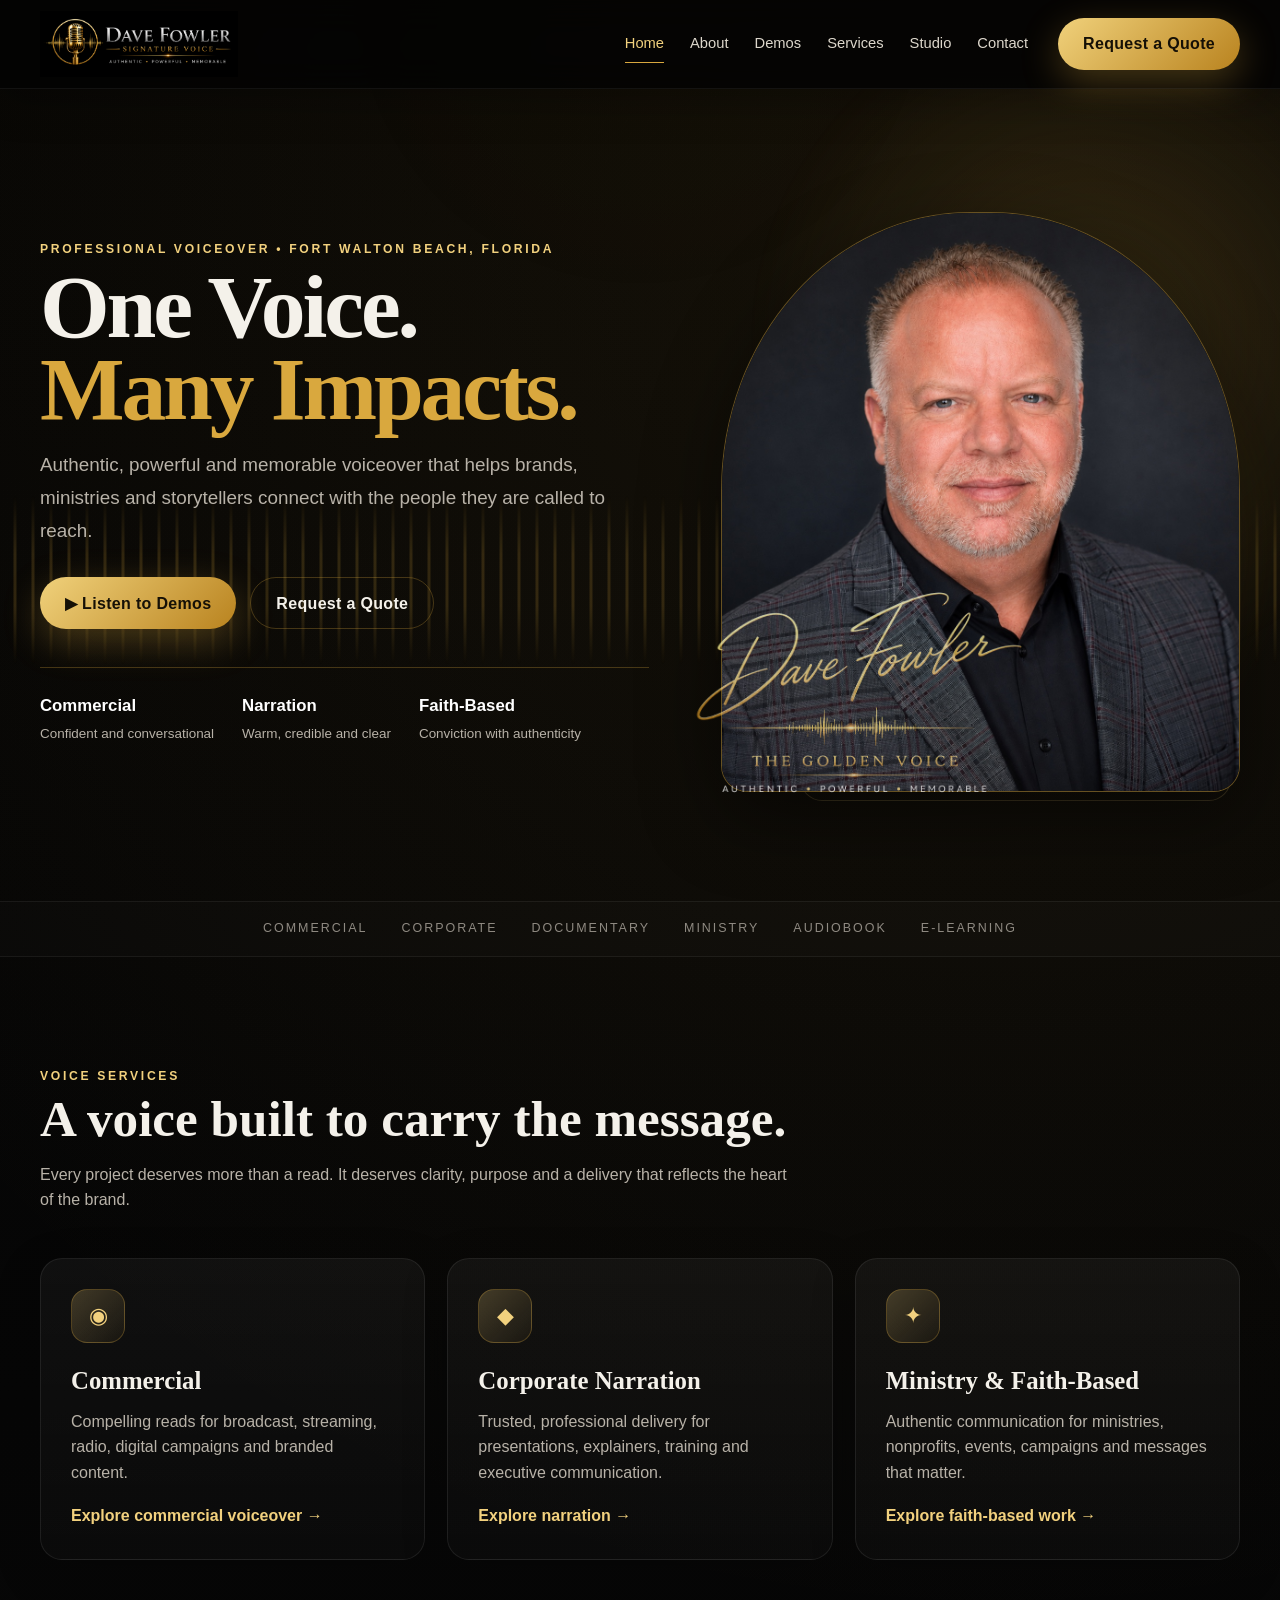
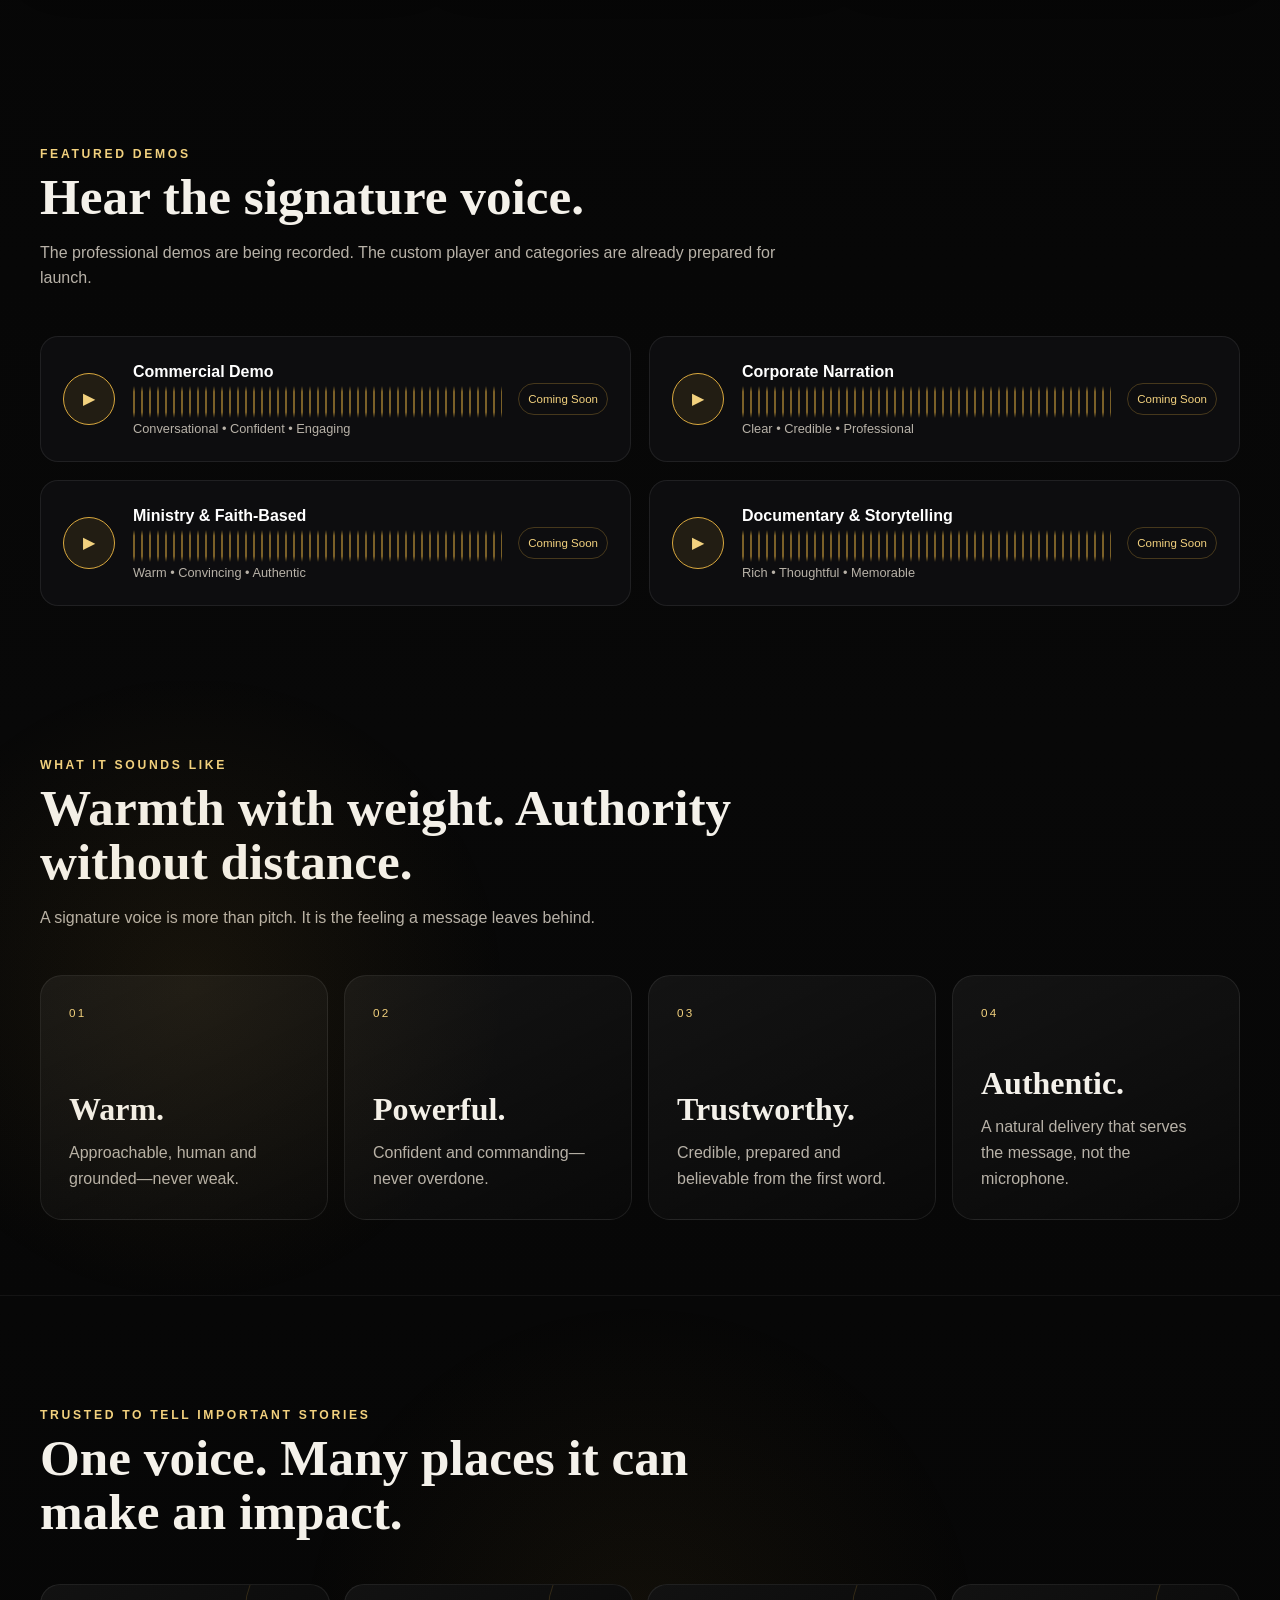
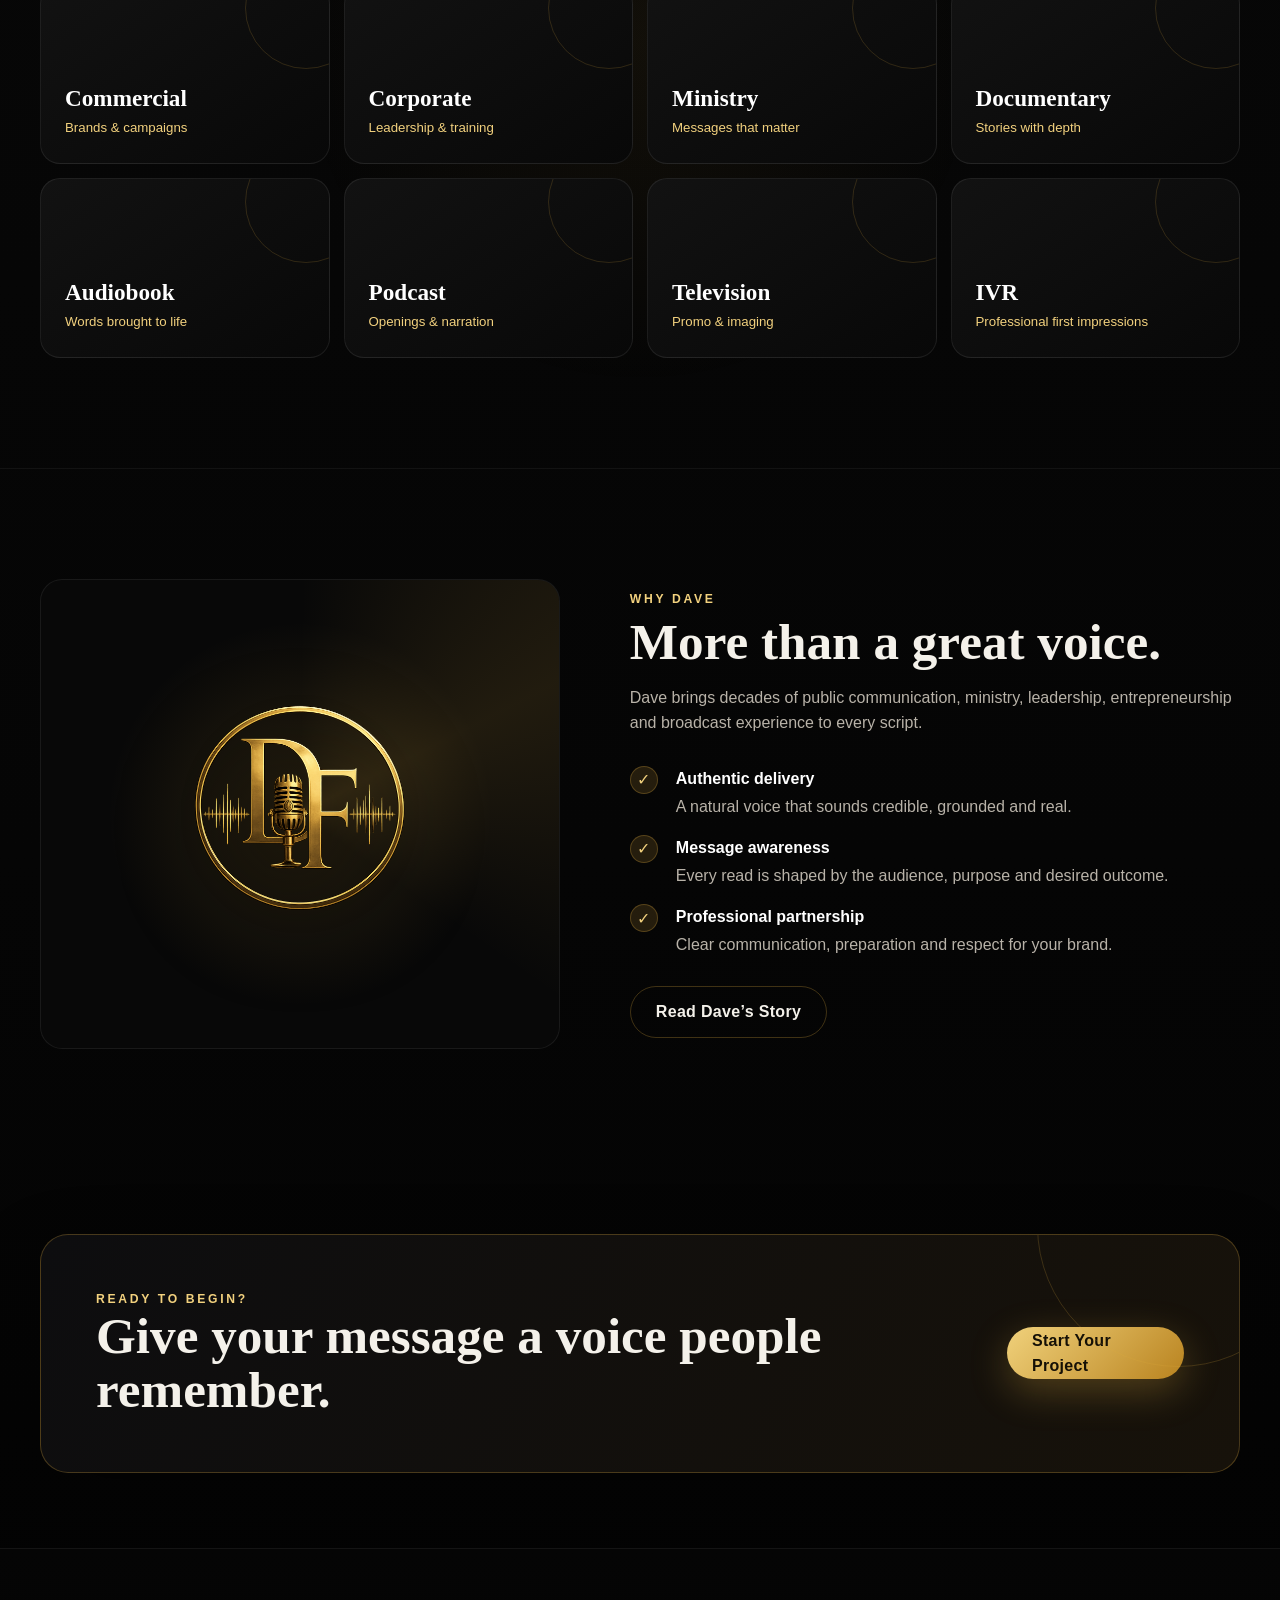
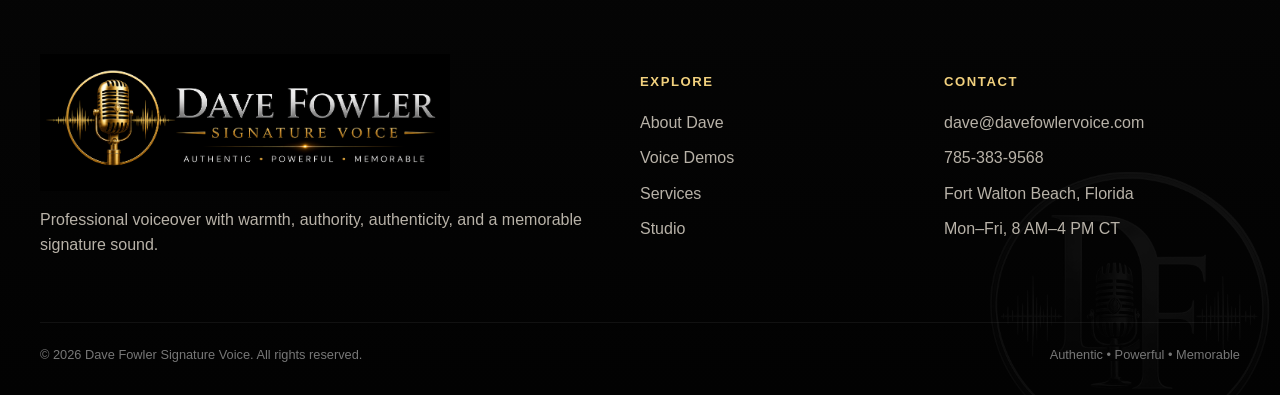
<file: index.html>
<!DOCTYPE html>
<html lang="en"><head><meta charset="utf-8"/><meta content="width=device-width,initial-scale=1" name="viewport"/><link rel="icon" href="/dfv-favicon-v2.ico?v=20260801-2" sizes="any">
<link rel="icon" type="image/png" sizes="32x32" href="/assets/favicon/dfv-favicon-32x32.png?v=20260801-2">
<link rel="icon" type="image/png" sizes="16x16" href="/assets/favicon/dfv-favicon-16x16.png?v=20260801-2">
<link rel="apple-touch-icon" sizes="180x180" href="/assets/favicon/dfv-apple-touch-icon.png?v=20260801-2">
<link rel="manifest" href="/site.webmanifest?v=20260801-2">
<title>Dave Fowler Voice | Professional Voiceover Talent</title><meta content="Professional voiceover talent specializing in commercial, corporate narration, ministry, documentary, audiobook and storytelling. Based in Fort Walton Beach, Florida." name="description"/><link href="assets/css/styles.css" rel="stylesheet"/>
<link href="https://davefowlervoice.com/" rel="canonical"/>
<link color="#d9a42f" href="/safari-pinned-tab.svg" rel="mask-icon"/>
<meta content="#050505" name="theme-color"/>
<meta content="#050505" name="msapplication-TileColor"/>
<meta content="/browserconfig.xml" name="msapplication-config"/>
<meta content="website" property="og:type"/>
<meta content="Dave Fowler Signature Voice" property="og:site_name"/>
<meta content="Dave Fowler Voice | Professional Voiceover Talent" property="og:title"/>
<meta content="Professional voiceover talent specializing in commercial, corporate narration, ministry, documentary, audiobook and storytelling. Based in Fort Walton Beach, Florida." property="og:description"/>
<meta content="https://davefowlervoice.com/" property="og:url"/>
<meta content="https://davefowlervoice.com/assets/images/dave-fowler-social-share.jpg" property="og:image"/>
<meta content="1200" property="og:image:width"/>
<meta content="630" property="og:image:height"/>
<meta content="summary_large_image" name="twitter:card"/>
<meta content="Dave Fowler Voice | Professional Voiceover Talent" name="twitter:title"/>
<meta content="Professional voiceover talent specializing in commercial, corporate narration, ministry, documentary, audiobook and storytelling. Based in Fort Walton Beach, Florida." name="twitter:description"/>
<meta content="https://davefowlervoice.com/assets/images/dave-fowler-social-share.jpg" name="twitter:image"/>
<script type="application/ld+json">{"@context": "https://schema.org", "@type": "ProfessionalService", "name": "Dave Fowler Signature Voice", "url": "https://davefowlervoice.com", "logo": "https://davefowlervoice.com/assets/images/dave-fowler-icon.png", "image": "https://davefowlervoice.com/assets/images/dave-fowler-approved-portrait.jpeg", "email": "dave@davefowlervoice.com", "telephone": "+1-785-383-9568", "description": "Professional voiceover talent for commercial, corporate narration, ministry, documentary, training and storytelling projects.", "address": {"@type": "PostalAddress", "addressLocality": "Fort Walton Beach", "addressRegion": "FL", "addressCountry": "US"}, "areaServed": "Worldwide", "openingHours": "Mo-Fr 08:00-16:00"}</script>
</head><body>
<header class="site-header"><div class="container nav"><a class="brand" href="index.html"><img alt="Dave Fowler Signature Voice" src="assets/images/dave-fowler-full-logo.png"/></a><button aria-label="Open menu" class="menu-btn">☰</button><nav class="nav-links"><a href="index.html">Home</a><a href="about.html">About</a><a href="demos.html">Demos</a><a href="services.html">Services</a><a href="studio.html">Studio</a><a href="contact.html">Contact</a></nav><a class="btn btn-primary header-cta" href="contact.html">Request a Quote</a></div></header>
<main><section class="hero"><div class="container hero-grid"><div class="hero-copy reveal"><div class="eyebrow">Professional Voiceover • Fort Walton Beach, Florida</div><h1 class="display">One Voice.<br/><span>Many Impacts.</span></h1><p>Authentic, powerful and memorable voiceover that helps brands, ministries and storytellers connect with the people they are called to reach.</p><div class="hero-actions"><a class="btn btn-primary" href="demos.html">▶ Listen to Demos</a><a class="btn btn-secondary" href="contact.html">Request a Quote</a></div><div class="hero-meta"><div><strong>Commercial</strong><span>Confident and conversational</span></div><div><strong>Narration</strong><span>Warm, credible and clear</span></div><div><strong>Faith-Based</strong><span>Conviction with authenticity</span></div></div></div><div class="portrait-wrap reveal"><div class="portrait-frame"><img alt="Dave Fowler professional portrait" src="assets/images/dave-fowler-approved-portrait.jpeg"/></div><img alt="Dave Fowler The Golden Voice signature mark" class="signature-overlay" src="assets/images/dave-fowler-signature-transparent.png"/></div></div></section>
<div class="logo-strip"><div class="container"><span>Commercial</span><span>Corporate</span><span>Documentary</span><span>Ministry</span><span>Audiobook</span><span>E-Learning</span></div></div>
<section class="section"><div class="container"><div class="section-head reveal"><div class="eyebrow">Voice Services</div><h2>A voice built to carry the message.</h2><p>Every project deserves more than a read. It deserves clarity, purpose and a delivery that reflects the heart of the brand.</p></div><div class="grid-3"><article class="card reveal"><div class="service-icon">◉</div><h3>Commercial</h3><p>Compelling reads for broadcast, streaming, radio, digital campaigns and branded content.</p><a class="text-link" href="services.html">Explore commercial voiceover →</a></article><article class="card reveal"><div class="service-icon">◆</div><h3>Corporate Narration</h3><p>Trusted, professional delivery for presentations, explainers, training and executive communication.</p><a class="text-link" href="services.html">Explore narration →</a></article><article class="card reveal"><div class="service-icon">✦</div><h3>Ministry &amp; Faith-Based</h3><p>Authentic communication for ministries, nonprofits, events, campaigns and messages that matter.</p><a class="text-link" href="services.html">Explore faith-based work →</a></article></div></div></section>
<section class="section-sm"><div class="container"><div class="section-head reveal"><div class="eyebrow">Featured Demos</div><h2>Hear the signature voice.</h2><p>The professional demos are being recorded. The custom player and categories are already prepared for launch.</p></div><div class="demo-grid"><div class="demo-card reveal"><button aria-label="Play commercial demo" class="play" data-demo="">▶</button><div><div class="demo-title">Commercial Demo</div><div class="wave"></div><div class="demo-sub">Conversational • Confident • Engaging</div></div><span class="coming">Coming Soon</span></div><div class="demo-card reveal"><button aria-label="Play corporate demo" class="play" data-demo="">▶</button><div><div class="demo-title">Corporate Narration</div><div class="wave"></div><div class="demo-sub">Clear • Credible • Professional</div></div><span class="coming">Coming Soon</span></div><div class="demo-card reveal"><button aria-label="Play ministry demo" class="play" data-demo="">▶</button><div><div class="demo-title">Ministry &amp; Faith-Based</div><div class="wave"></div><div class="demo-sub">Warm • Convincing • Authentic</div></div><span class="coming">Coming Soon</span></div><div class="demo-card reveal"><button aria-label="Play documentary demo" class="play" data-demo="">▶</button><div><div class="demo-title">Documentary &amp; Storytelling</div><div class="wave"></div><div class="demo-sub">Rich • Thoughtful • Memorable</div></div><span class="coming">Coming Soon</span></div></div></div></section>
<section class="voice-feel section-sm"><div class="container"><div class="section-head reveal"><div class="eyebrow">What It Sounds Like</div><h2>Warmth with weight. Authority without distance.</h2><p>A signature voice is more than pitch. It is the feeling a message leaves behind.</p></div><div class="quality-grid"><article class="quality-card reveal"><span>01</span><h3>Warm.</h3><p>Approachable, human and grounded—never weak.</p></article><article class="quality-card reveal"><span>02</span><h3>Powerful.</h3><p>Confident and commanding—never overdone.</p></article><article class="quality-card reveal"><span>03</span><h3>Trustworthy.</h3><p>Credible, prepared and believable from the first word.</p></article><article class="quality-card reveal"><span>04</span><h3>Authentic.</h3><p>A natural delivery that serves the message, not the microphone.</p></article></div></div></section>
<section class="story-markets section"><div class="container"><div class="section-head reveal"><div class="eyebrow">Trusted to Tell Important Stories</div><h2>One voice. Many places it can make an impact.</h2></div><div class="market-grid"><article class="market-card reveal"><b>Commercial</b><span>Brands &amp; campaigns</span></article><article class="market-card reveal"><b>Corporate</b><span>Leadership &amp; training</span></article><article class="market-card reveal"><b>Ministry</b><span>Messages that matter</span></article><article class="market-card reveal"><b>Documentary</b><span>Stories with depth</span></article><article class="market-card reveal"><b>Audiobook</b><span>Words brought to life</span></article><article class="market-card reveal"><b>Podcast</b><span>Openings &amp; narration</span></article><article class="market-card reveal"><b>Television</b><span>Promo &amp; imaging</span></article><article class="market-card reveal"><b>IVR</b><span>Professional first impressions</span></article></div></div></section>
<section class="section"><div class="container split"><div class="icon-panel reveal"><img alt="Official Dave Fowler Voice icon" src="assets/images/dave-fowler-icon.png"/></div><div class="reveal"><div class="eyebrow">Why Dave</div><h2>More than a great voice.</h2><p>Dave brings decades of public communication, ministry, leadership, entrepreneurship and broadcast experience to every script.</p><div class="check-list"><div class="check"><i>✓</i><div><strong>Authentic delivery</strong><p>A natural voice that sounds credible, grounded and real.</p></div></div><div class="check"><i>✓</i><div><strong>Message awareness</strong><p>Every read is shaped by the audience, purpose and desired outcome.</p></div></div><div class="check"><i>✓</i><div><strong>Professional partnership</strong><p>Clear communication, preparation and respect for your brand.</p></div></div></div><a class="btn btn-secondary" href="about.html" style="margin-top:28px">Read Dave’s Story</a></div></div></section>
<section class="section-sm"><div class="container quote-band reveal"><div><div class="eyebrow">Ready to begin?</div><h2>Give your message a voice people remember.</h2></div><a class="btn btn-primary" href="contact.html">Start Your Project</a></div></section></main>
<footer class="footer footer-premium"><div aria-hidden="true" class="footer-watermark"></div><div class="container"><div class="footer-grid"><div><img alt="Dave Fowler Signature Voice" class="footer-logo" src="assets/images/dave-fowler-full-logo.png"/><p>Professional voiceover with warmth, authority, authenticity, and a memorable signature sound.</p></div><div><h4>Explore</h4><div class="footer-links"><a href="about.html">About Dave</a><a href="demos.html">Voice Demos</a><a href="services.html">Services</a><a href="studio.html">Studio</a></div></div><div><h4>Contact</h4><div class="footer-links"><a href="mailto:dave@davefowlervoice.com">dave@davefowlervoice.com</a><a href="tel:+17853839568">785-383-9568</a><span>Fort Walton Beach, Florida</span><span>Mon–Fri, 8 AM–4 PM CT</span></div></div></div><div class="copyright"><span>© <span data-year=""></span> Dave Fowler Signature Voice. All rights reserved.</span><span>Authentic • Powerful • Memorable</span></div></div></footer><script src="assets/js/main.js"></script>
</body></html>
</file>
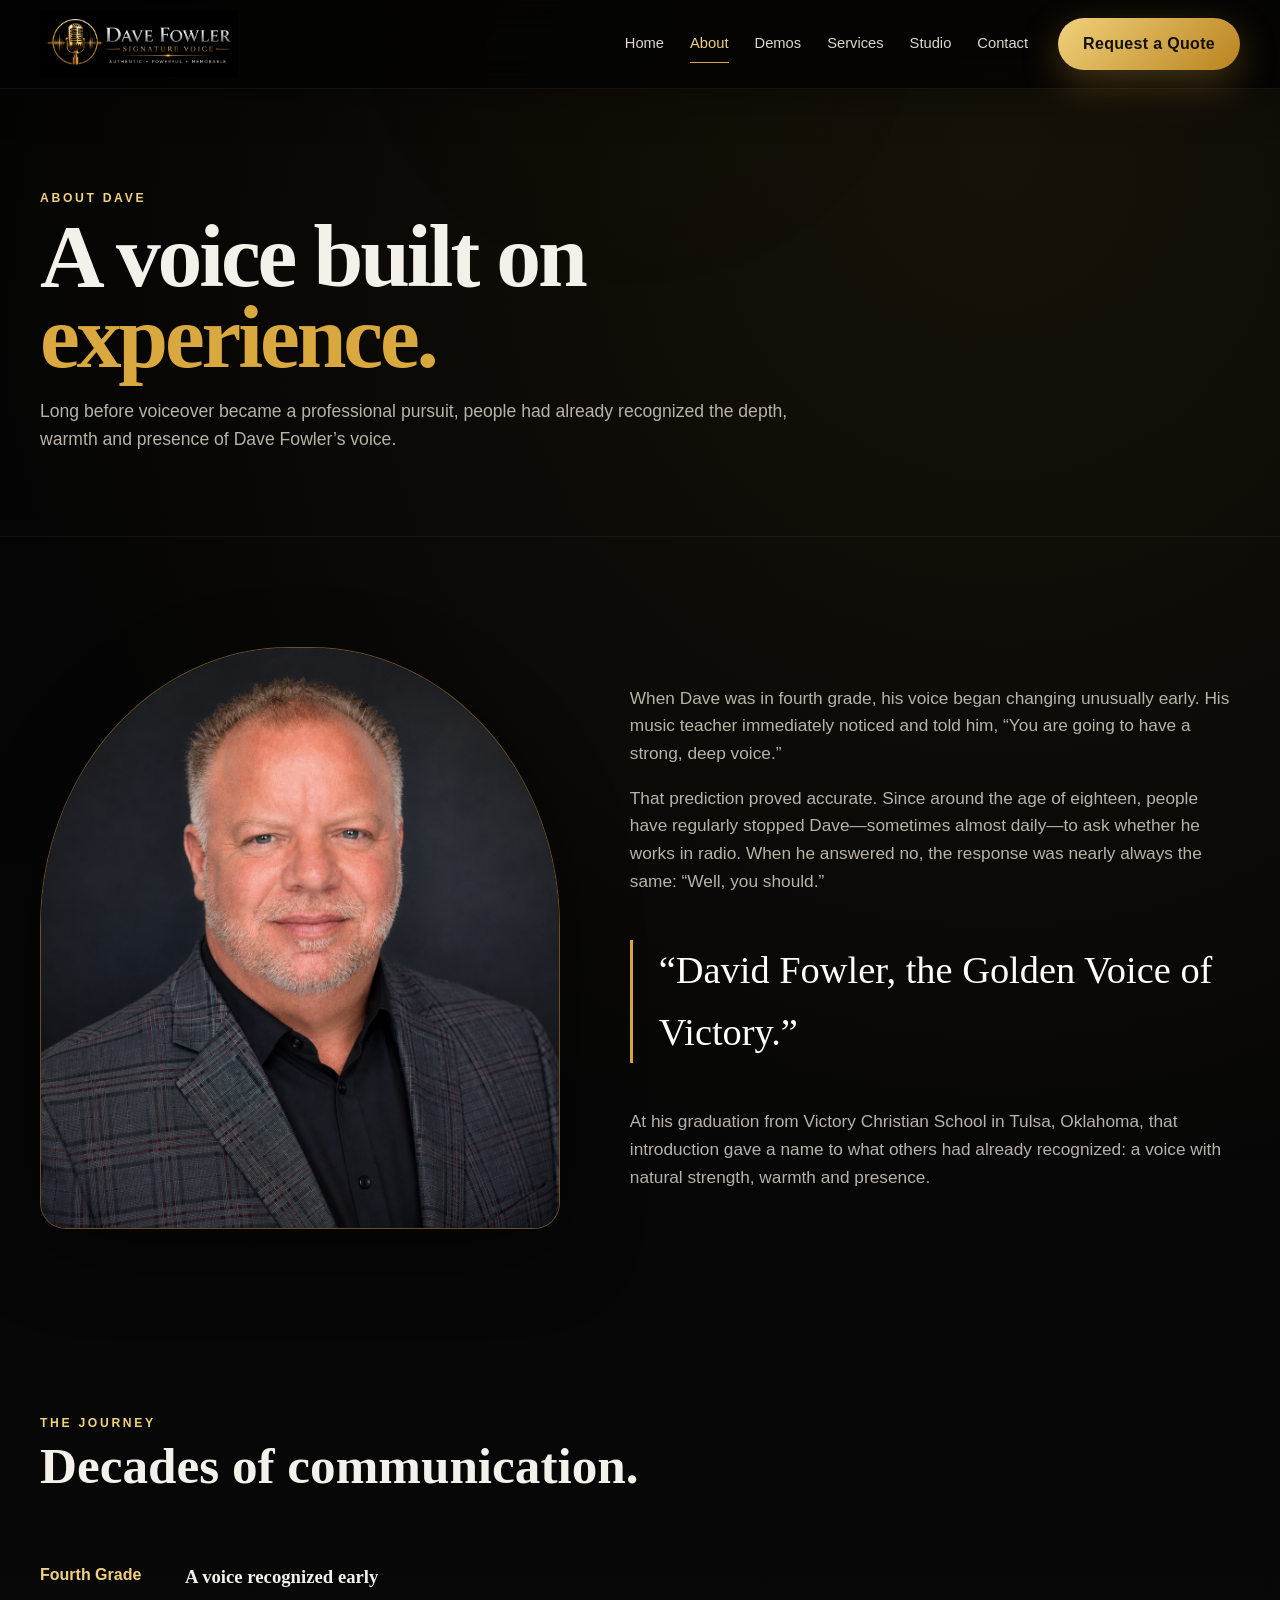
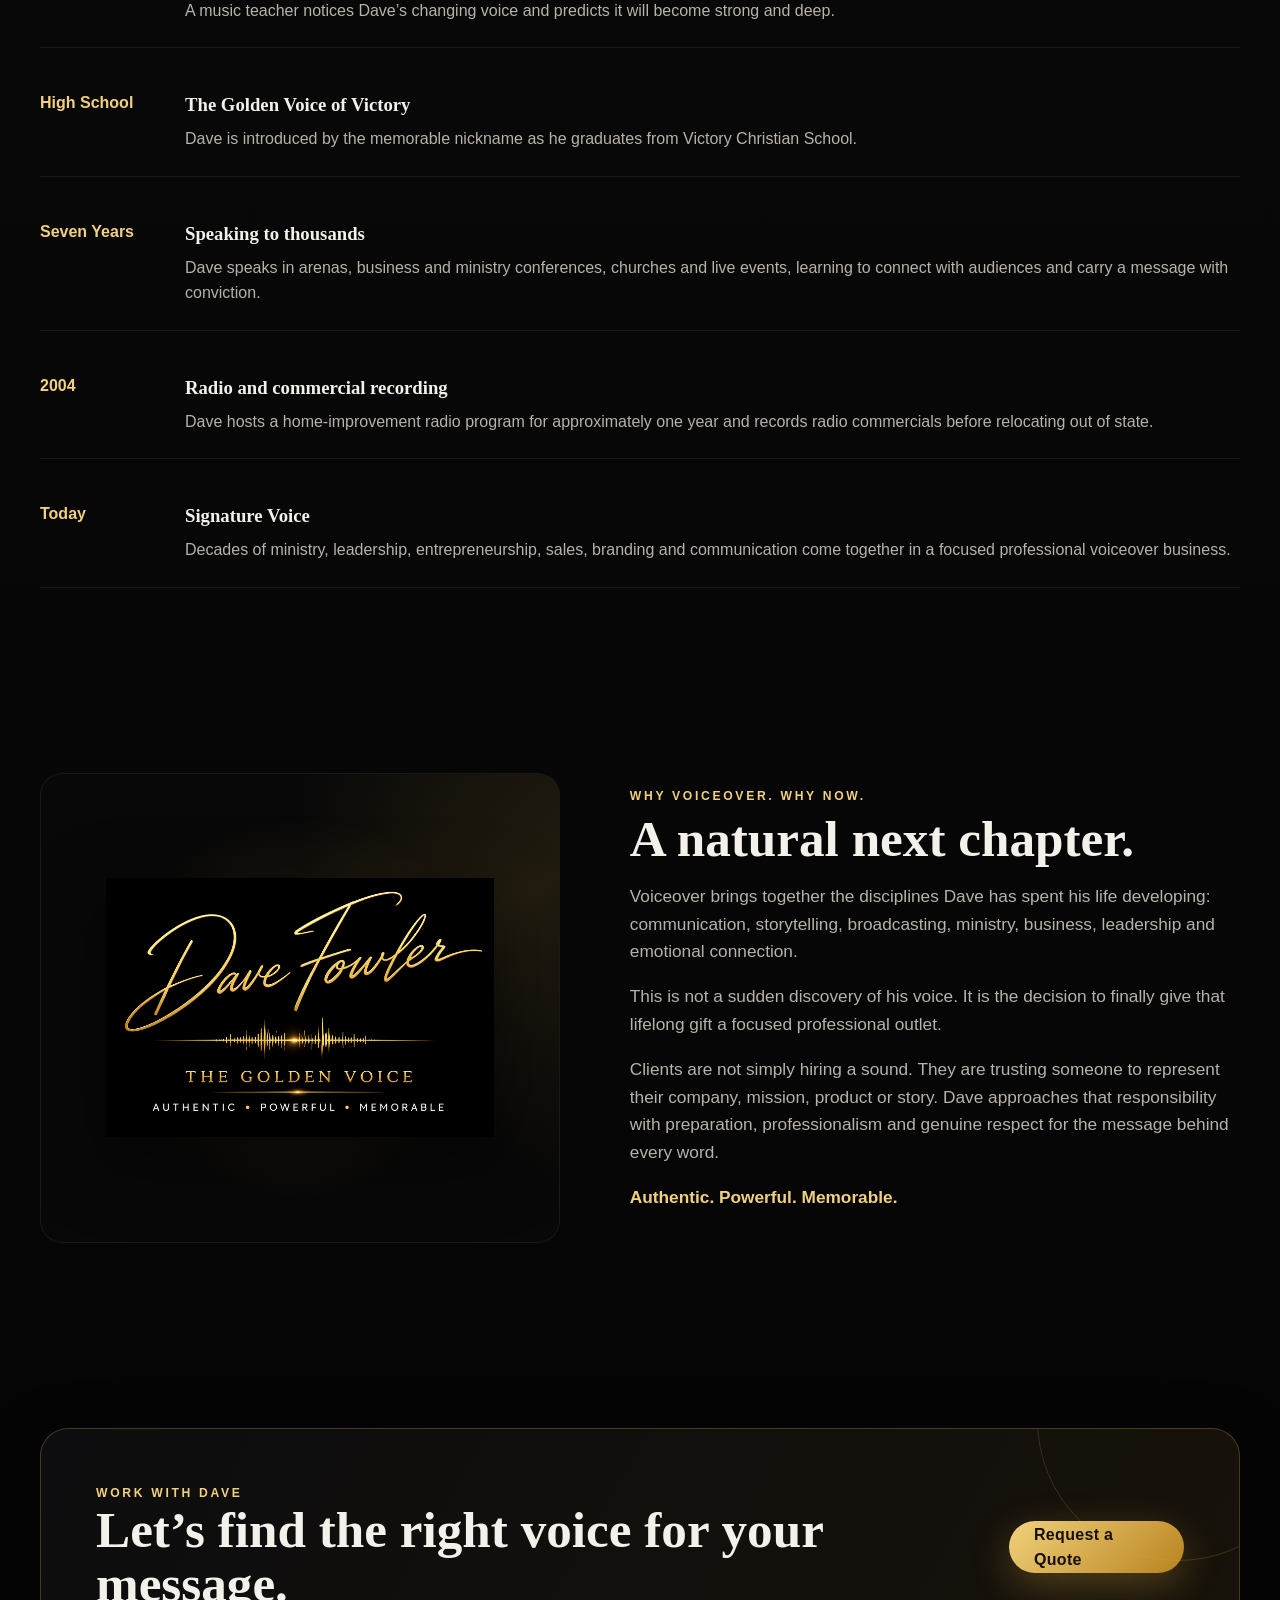
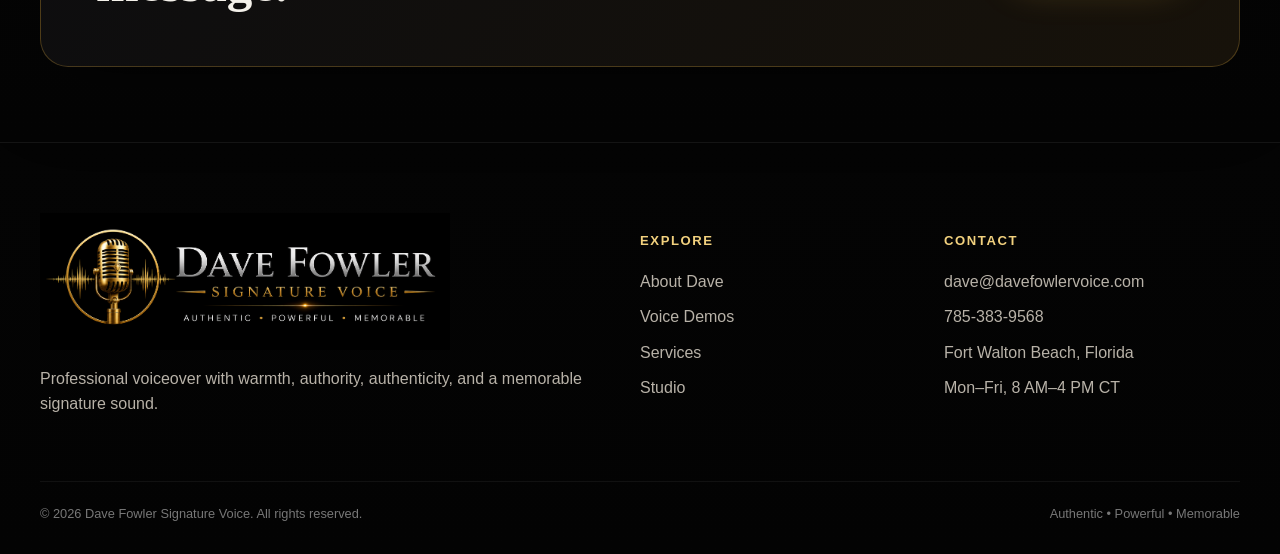
<file: about.html>
<!DOCTYPE html>
<html lang="en"><head><meta charset="utf-8"/><meta content="width=device-width,initial-scale=1" name="viewport"/><link rel="icon" href="/dfv-favicon-v2.ico?v=20260801-2" sizes="any">
<link rel="icon" type="image/png" sizes="32x32" href="/assets/favicon/dfv-favicon-32x32.png?v=20260801-2">
<link rel="icon" type="image/png" sizes="16x16" href="/assets/favicon/dfv-favicon-16x16.png?v=20260801-2">
<link rel="apple-touch-icon" sizes="180x180" href="/assets/favicon/dfv-apple-touch-icon.png?v=20260801-2">
<link rel="manifest" href="/site.webmanifest?v=20260801-2">
<title>About Dave Fowler | Professional Voice Actor</title><meta content="Meet Dave Fowler, a professional voice actor with decades of communication, ministry, leadership, broadcast and public speaking experience." name="description"/><link href="assets/css/styles.css" rel="stylesheet"/>
<link href="https://davefowlervoice.com/about" rel="canonical"/>
<link color="#d9a42f" href="/safari-pinned-tab.svg" rel="mask-icon"/>
<meta content="#050505" name="theme-color"/>
<meta content="#050505" name="msapplication-TileColor"/>
<meta content="/browserconfig.xml" name="msapplication-config"/>
<meta content="website" property="og:type"/>
<meta content="Dave Fowler Signature Voice" property="og:site_name"/>
<meta content="About Dave Fowler | Professional Voice Actor" property="og:title"/>
<meta content="Meet Dave Fowler, a professional voice actor with decades of communication, ministry, leadership, broadcast and public speaking experience." property="og:description"/>
<meta content="https://davefowlervoice.com/about" property="og:url"/>
<meta content="https://davefowlervoice.com/assets/images/dave-fowler-social-share.jpg" property="og:image"/>
<meta content="1200" property="og:image:width"/>
<meta content="630" property="og:image:height"/>
<meta content="summary_large_image" name="twitter:card"/>
<meta content="About Dave Fowler | Professional Voice Actor" name="twitter:title"/>
<meta content="Meet Dave Fowler, a professional voice actor with decades of communication, ministry, leadership, broadcast and public speaking experience." name="twitter:description"/>
<meta content="https://davefowlervoice.com/assets/images/dave-fowler-social-share.jpg" name="twitter:image"/>
<script type="application/ld+json">{"@context": "https://schema.org", "@type": "ProfessionalService", "name": "Dave Fowler Signature Voice", "url": "https://davefowlervoice.com", "logo": "https://davefowlervoice.com/assets/images/dave-fowler-icon.png", "image": "https://davefowlervoice.com/assets/images/dave-fowler-approved-portrait.jpeg", "email": "dave@davefowlervoice.com", "telephone": "+1-785-383-9568", "description": "Professional voiceover talent for commercial, corporate narration, ministry, documentary, training and storytelling projects.", "address": {"@type": "PostalAddress", "addressLocality": "Fort Walton Beach", "addressRegion": "FL", "addressCountry": "US"}, "areaServed": "Worldwide", "openingHours": "Mo-Fr 08:00-16:00"}</script>
</head><body>
<header class="site-header"><div class="container nav"><a class="brand" href="index.html"><img alt="Dave Fowler Signature Voice" src="assets/images/dave-fowler-full-logo.png"/></a><button aria-label="Open menu" class="menu-btn">☰</button><nav class="nav-links"><a href="index.html">Home</a><a href="about.html">About</a><a href="demos.html">Demos</a><a href="services.html">Services</a><a href="studio.html">Studio</a><a href="contact.html">Contact</a></nav><a class="btn btn-primary header-cta" href="contact.html">Request a Quote</a></div></header>
<main><section class="page-hero"><div class="container reveal"><div class="eyebrow">About Dave</div><h1 class="display">A voice built on<br/><span>experience.</span></h1><p>Long before voiceover became a professional pursuit, people had already recognized the depth, warmth and presence of Dave Fowler’s voice.</p></div></section><section class="section"><div class="container split"><div class="portrait-frame reveal"><img alt="Dave Fowler professional portrait" src="assets/images/dave-fowler-approved-portrait.jpeg"/></div><div class="prose reveal"><p>When Dave was in fourth grade, his voice began changing unusually early. His music teacher immediately noticed and told him, “You are going to have a strong, deep voice.”</p><p>That prediction proved accurate. Since around the age of eighteen, people have regularly stopped Dave—sometimes almost daily—to ask whether he works in radio. When he answered no, the response was nearly always the same: “Well, you should.”</p><div class="pullquote">“David Fowler, the Golden Voice of Victory.”</div><p>At his graduation from Victory Christian School in Tulsa, Oklahoma, that introduction gave a name to what others had already recognized: a voice with natural strength, warmth and presence.</p></div></div></section><section class="section-sm"><div class="container"><div class="section-head reveal"><div class="eyebrow">The Journey</div><h2>Decades of communication.</h2></div><div class="timeline"><div class="timeline-item reveal"><div class="year">Fourth Grade</div><div><h3>A voice recognized early</h3><p>A music teacher notices Dave’s changing voice and predicts it will become strong and deep.</p></div></div><div class="timeline-item reveal"><div class="year">High School</div><div><h3>The Golden Voice of Victory</h3><p>Dave is introduced by the memorable nickname as he graduates from Victory Christian School.</p></div></div><div class="timeline-item reveal"><div class="year">Seven Years</div><div><h3>Speaking to thousands</h3><p>Dave speaks in arenas, business and ministry conferences, churches and live events, learning to connect with audiences and carry a message with conviction.</p></div></div><div class="timeline-item reveal"><div class="year">2004</div><div><h3>Radio and commercial recording</h3><p>Dave hosts a home-improvement radio program for approximately one year and records radio commercials before relocating out of state.</p></div></div><div class="timeline-item reveal"><div class="year">Today</div><div><h3>Signature Voice</h3><p>Decades of ministry, leadership, entrepreneurship, sales, branding and communication come together in a focused professional voiceover business.</p></div></div></div></div></section><section class="section"><div class="container split"><div class="icon-panel reveal"><img alt="Dave Fowler The Golden Voice" src="assets/images/dave-fowler-signature-mark.png"/></div><div class="prose reveal"><div class="eyebrow">Why Voiceover. Why Now.</div><h2>A natural next chapter.</h2><p>Voiceover brings together the disciplines Dave has spent his life developing: communication, storytelling, broadcasting, ministry, business, leadership and emotional connection.</p><p>This is not a sudden discovery of his voice. It is the decision to finally give that lifelong gift a focused professional outlet.</p><p>Clients are not simply hiring a sound. They are trusting someone to represent their company, mission, product or story. Dave approaches that responsibility with preparation, professionalism and genuine respect for the message behind every word.</p><p class="gold"><strong>Authentic. Powerful. Memorable.</strong></p></div></div></section><section class="section-sm"><div class="container quote-band reveal"><div><div class="eyebrow">Work with Dave</div><h2>Let’s find the right voice for your message.</h2></div><a class="btn btn-primary" href="contact.html">Request a Quote</a></div></section></main>
<footer class="footer"><div class="container"><div class="footer-grid"><div><img alt="Dave Fowler Signature Voice" class="footer-logo" src="assets/images/dave-fowler-full-logo.png"/><p>Professional voiceover with warmth, authority, authenticity, and a memorable signature sound.</p></div><div><h4>Explore</h4><div class="footer-links"><a href="about.html">About Dave</a><a href="demos.html">Voice Demos</a><a href="services.html">Services</a><a href="studio.html">Studio</a></div></div><div><h4>Contact</h4><div class="footer-links"><a href="mailto:dave@davefowlervoice.com">dave@davefowlervoice.com</a><a href="tel:+17853839568">785-383-9568</a><span>Fort Walton Beach, Florida</span><span>Mon–Fri, 8 AM–4 PM CT</span></div></div></div><div class="copyright"><span>© <span data-year=""></span> Dave Fowler Signature Voice. All rights reserved.</span><span>Authentic • Powerful • Memorable</span></div></div></footer><script src="assets/js/main.js"></script>
</body></html>
</file>
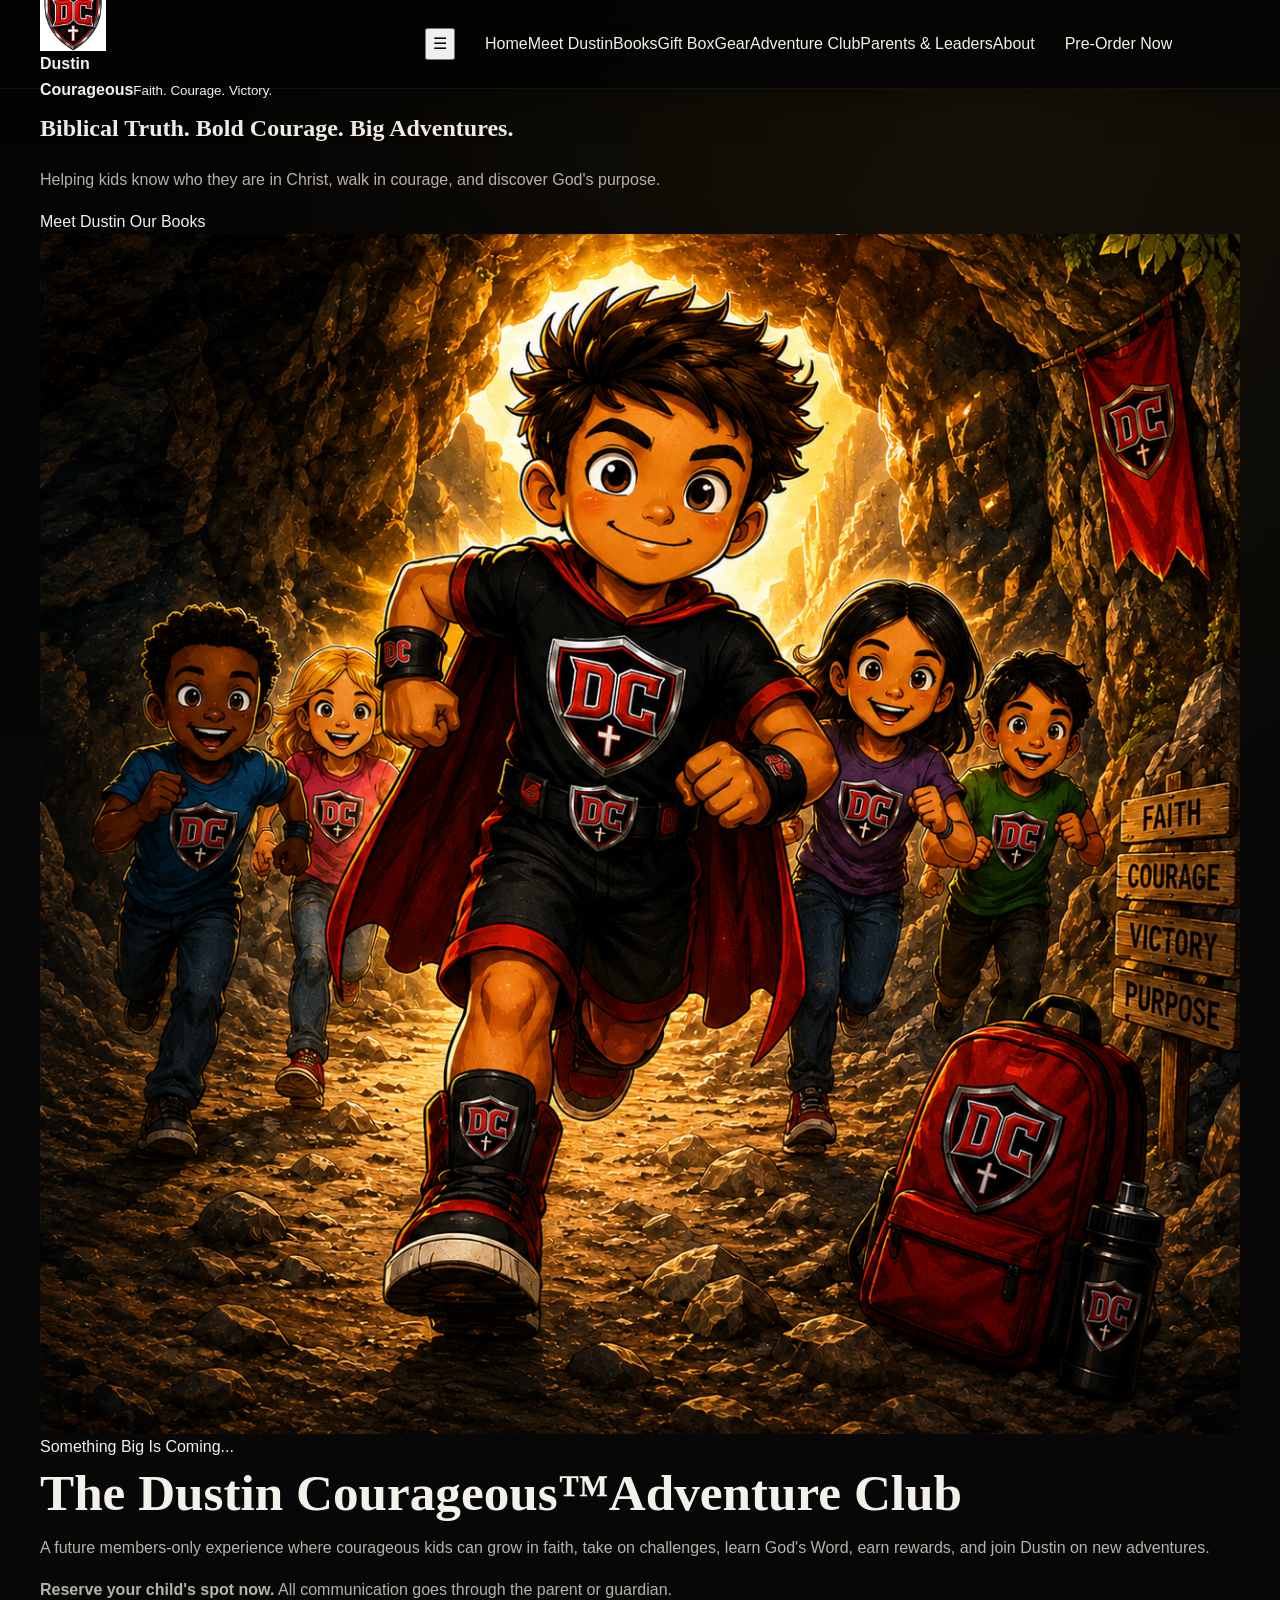
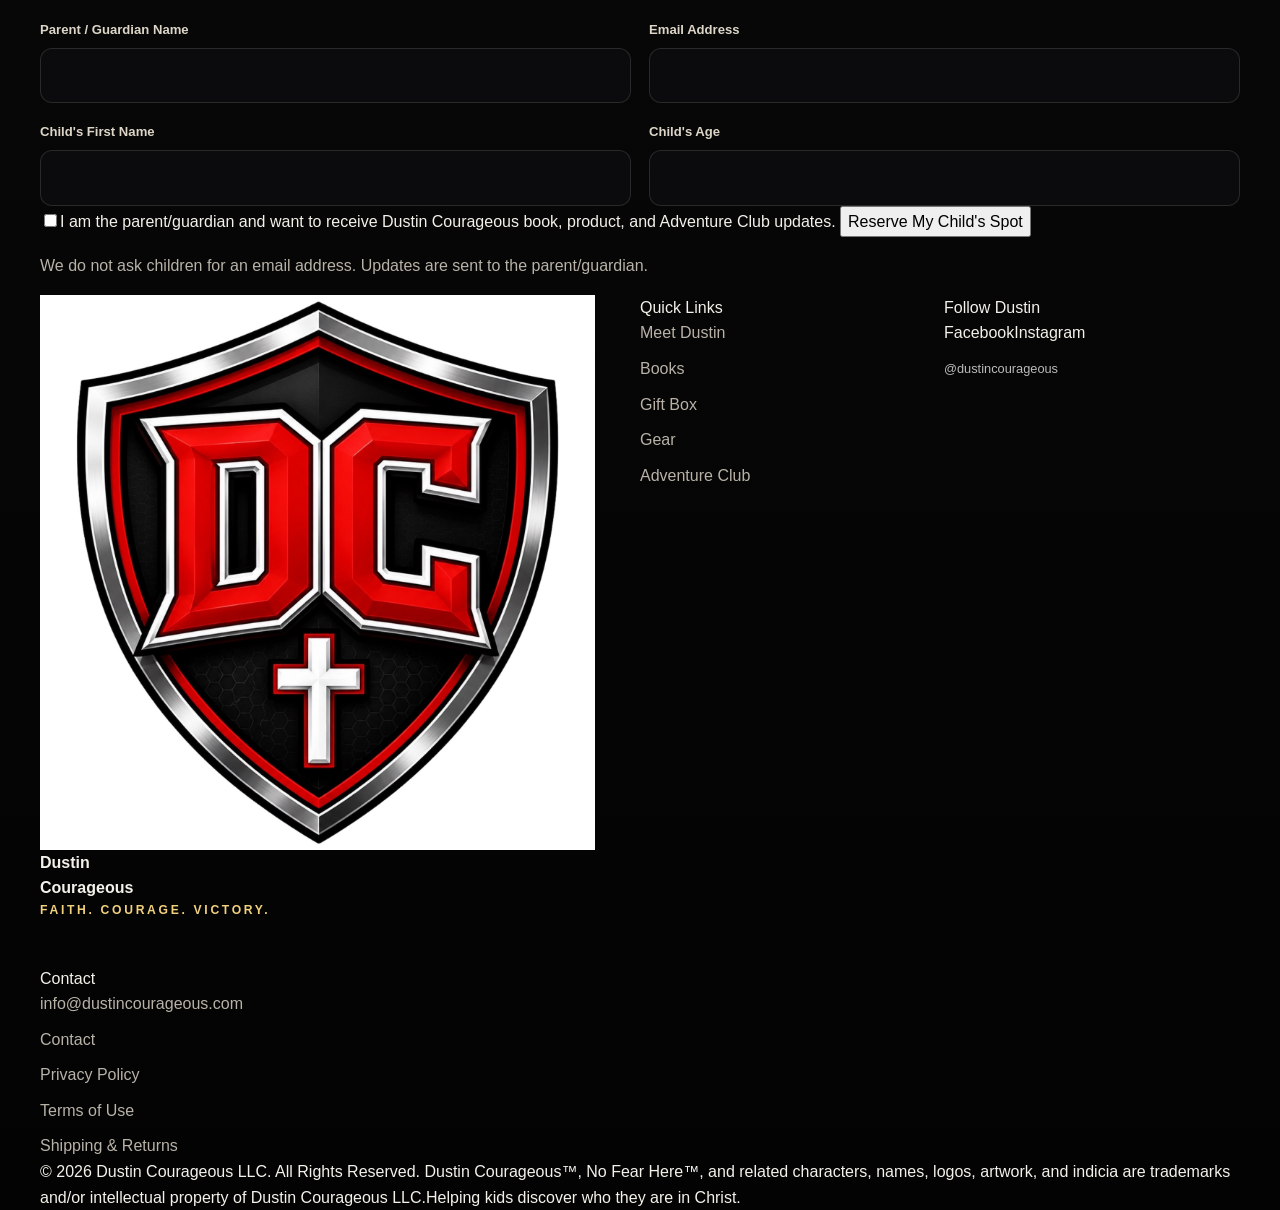
<file: adventure-club.html>
<!doctype html>
<html lang="en">
<head>
  <meta charset="utf-8">
  <meta name="viewport" content="width=device-width,initial-scale=1">
  <title>Adventure Club | Dustin Courageous</title>
  <meta name="description" content="The Dustin Courageous Adventure Club — biblical truth, bold courage, big adventures.">
  <link rel="icon" href="/favicon.ico?v=20260801-v21" sizes="any"><link rel="icon" type="image/png" sizes="32x32" href="/favicon-32x32.png?v=20260801-v21"><link rel="apple-touch-icon" sizes="180x180" href="/apple-touch-icon.png?v=20260801-v21"><link rel="manifest" href="/site.webmanifest?v=20260801-v21"><meta name="theme-color" content="#050505">
  <link rel="stylesheet" href="assets/css/styles.css?v=20260731-v5">
</head>
<body class="adventure-club-page">
<header class="site-header">
  <div class="container nav">
    <a class="brand" href="index.html"><img src="assets/images/dc-shield.jpeg" alt="Official Dustin Courageous DC Shield"><span class="brand-copy"><strong>Dustin<br>Courageous</strong><small>Faith. Courage. Victory.</small></span></a>
    <button class="menu-toggle" aria-label="Open navigation">☰</button>
    <nav class="navlinks"><a href="index.html">Home</a><a href="meet-dustin.html">Meet Dustin</a><a href="books.html">Books</a><a href="gift-box.html">Gift Box</a><a href="gear.html">Gear</a><a class="active" href="adventure-club.html">Adventure Club</a><a href="parents.html">Parents &amp; Leaders</a><a href="about.html">About</a></nav>
    <a class="button small" href="index.html#preorder" data-preorder>Pre-Order Now</a>
  </div>
</header>

<main class="adventure-main">
  <section class="adventure-hero">
    <div class="container adventure-hero-grid">
      <div class="adventure-hero-copy">
        <h1 class="adventure-hero-title">
          <span>Biblical Truth.</span>
          <strong>Bold Courage.</strong>
          <span>Big Adventures.</span>
        </h1>
        <p>Helping kids know who they are in Christ, walk in courage, and discover God's purpose.</p>
        <div class="adventure-hero-actions">
          <a class="button" href="meet-dustin.html">Meet Dustin</a>
          <a class="button outline" href="books.html">Our Books</a>
        </div>
      </div>
      <div class="adventure-hero-visual"><img src="assets/images/adventure-club-hero-CLEAN-FINAL.png?v=20260731-final" alt="Dustin Courageous and friends running through a glowing cave for the Adventure Club" fetchpriority="high"></div>
    </div>
  </section>

  <section class="adventure-signup-section" id="reserve">
    <div class="container">
      <div class="adventure-signup-shell">
        <div class="adventure-signup-copy">
          <div class="adventure-coming">Something Big Is Coming...</div>
          <h2 class="adventure-club-heading"><span>The Dustin Courageous™</span><strong>Adventure Club</strong></h2>
          <p>A future members-only experience where courageous kids can grow in faith, take on challenges, learn God's Word, earn rewards, and join Dustin on new adventures.</p>
          <p class="adventure-reserve"><strong>Reserve your child's spot now.</strong> All communication goes through the parent or guardian.</p>
        </div>

        <div class="adventure-signup-form">
          <form name="adventure-club-page" method="POST" data-netlify="true" netlify-honeypot="bot-field">
            <input type="hidden" name="form-name" value="adventure-club-page">
            <p hidden><label>Don't fill this out: <input name="bot-field"></label></p>
            <div class="form-grid">
              <div class="field"><label>Parent / Guardian Name</label><input required name="parent-name" autocomplete="name"></div>
              <div class="field"><label>Email Address</label><input required type="email" name="email" autocomplete="email"></div>
              <div class="field"><label>Child's First Name</label><input name="child-first-name" autocomplete="off"></div>
              <div class="field"><label>Child's Age</label><input name="child-age" inputmode="numeric" autocomplete="off"></div>
            </div>
            <label class="checkline adventure-consent"><input required type="checkbox" name="parent-consent" value="yes"><span>I am the parent/guardian and want to receive Dustin Courageous book, product, and Adventure Club updates.</span></label>
            <button class="button adventure-reserve-button" type="submit">Reserve My Child's Spot</button>
            <p class="form-note">We do not ask children for an email address. Updates are sent to the parent/guardian.</p>
          </form>
        </div>
      </div>
    </div>
  </section>
</main>

<footer class="site-footer"><div class="container">
  <div class="footer-grid">
    <div><div class="footer-brand"><img src="assets/images/dc-shield.jpeg" alt="DC Shield"><div><strong>Dustin<br>Courageous</strong><div class="eyebrow">Faith. Courage. Victory.</div></div></div></div>
    <div><div class="footer-title">Quick Links</div><div class="footer-links"><a href="meet-dustin.html">Meet Dustin</a><a href="books.html">Books</a><a href="gift-box.html">Gift Box</a><a href="gear.html">Gear</a><a href="adventure-club.html">Adventure Club</a></div></div>
    <div><div class="footer-title">Follow Dustin</div><div class="socials"><a class="social" href="https://www.facebook.com/share/1BeJMegFEp/?mibextid=wwXIfr" target="_blank" rel="noopener">Facebook</a><a class="social" href="https://www.instagram.com/dustincourageous" target="_blank" rel="noopener">Instagram</a></div><p style="font-size:.8rem;color:#bbb">@dustincourageous</p></div>
    <div><div class="footer-title">Contact</div><div class="footer-links"><a href="mailto:info@dustincourageous.com">info@dustincourageous.com</a><a href="contact.html">Contact</a><a href="privacy.html">Privacy Policy</a><a href="terms.html">Terms of Use</a><a href="shipping-returns.html">Shipping &amp; Returns</a></div></div>
  </div>
  <div class="legal"><span>© 2026 Dustin Courageous LLC. All Rights Reserved. Dustin Courageous™, No Fear Here™, and related characters, names, logos, artwork, and indicia are trademarks and/or intellectual property of Dustin Courageous LLC.</span><span>Helping kids discover who they are in Christ.</span></div>
</div></footer>
<script src="assets/js/site.js"></script>
</body>
</html>
</file>
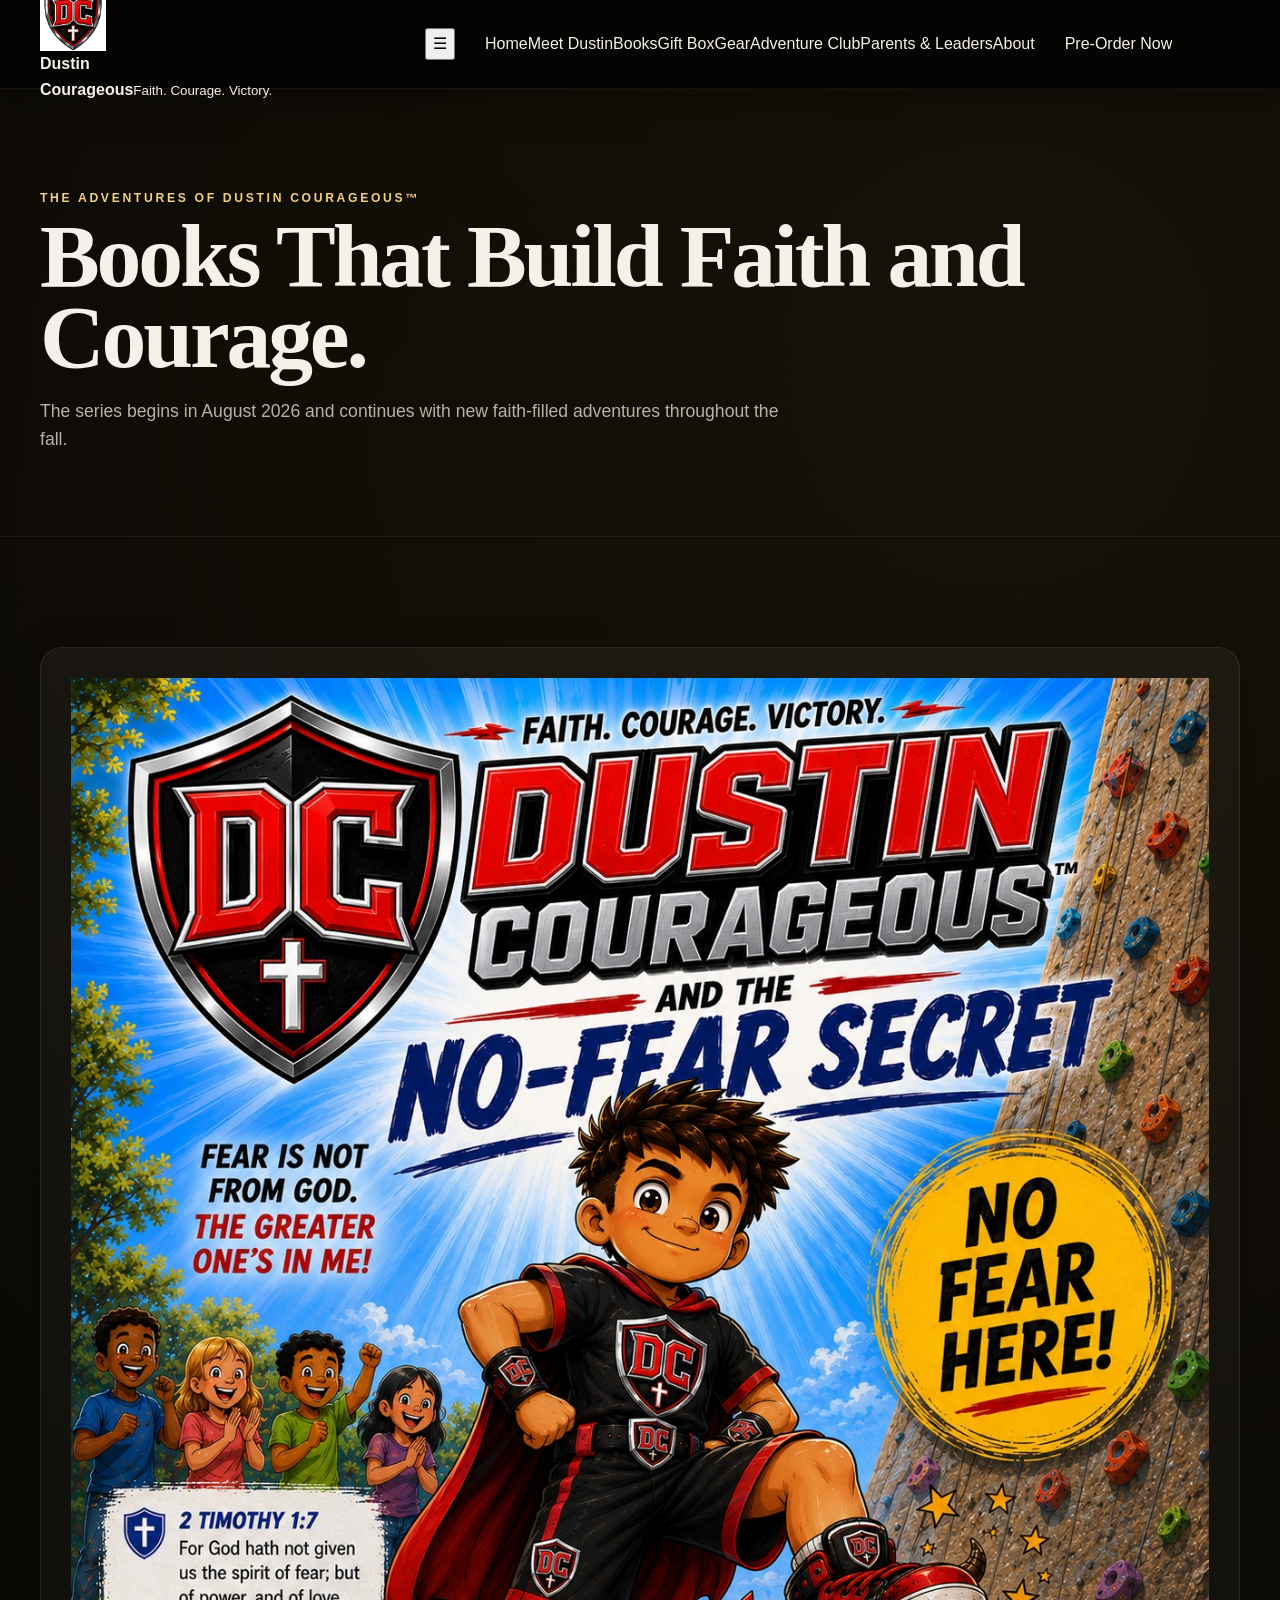
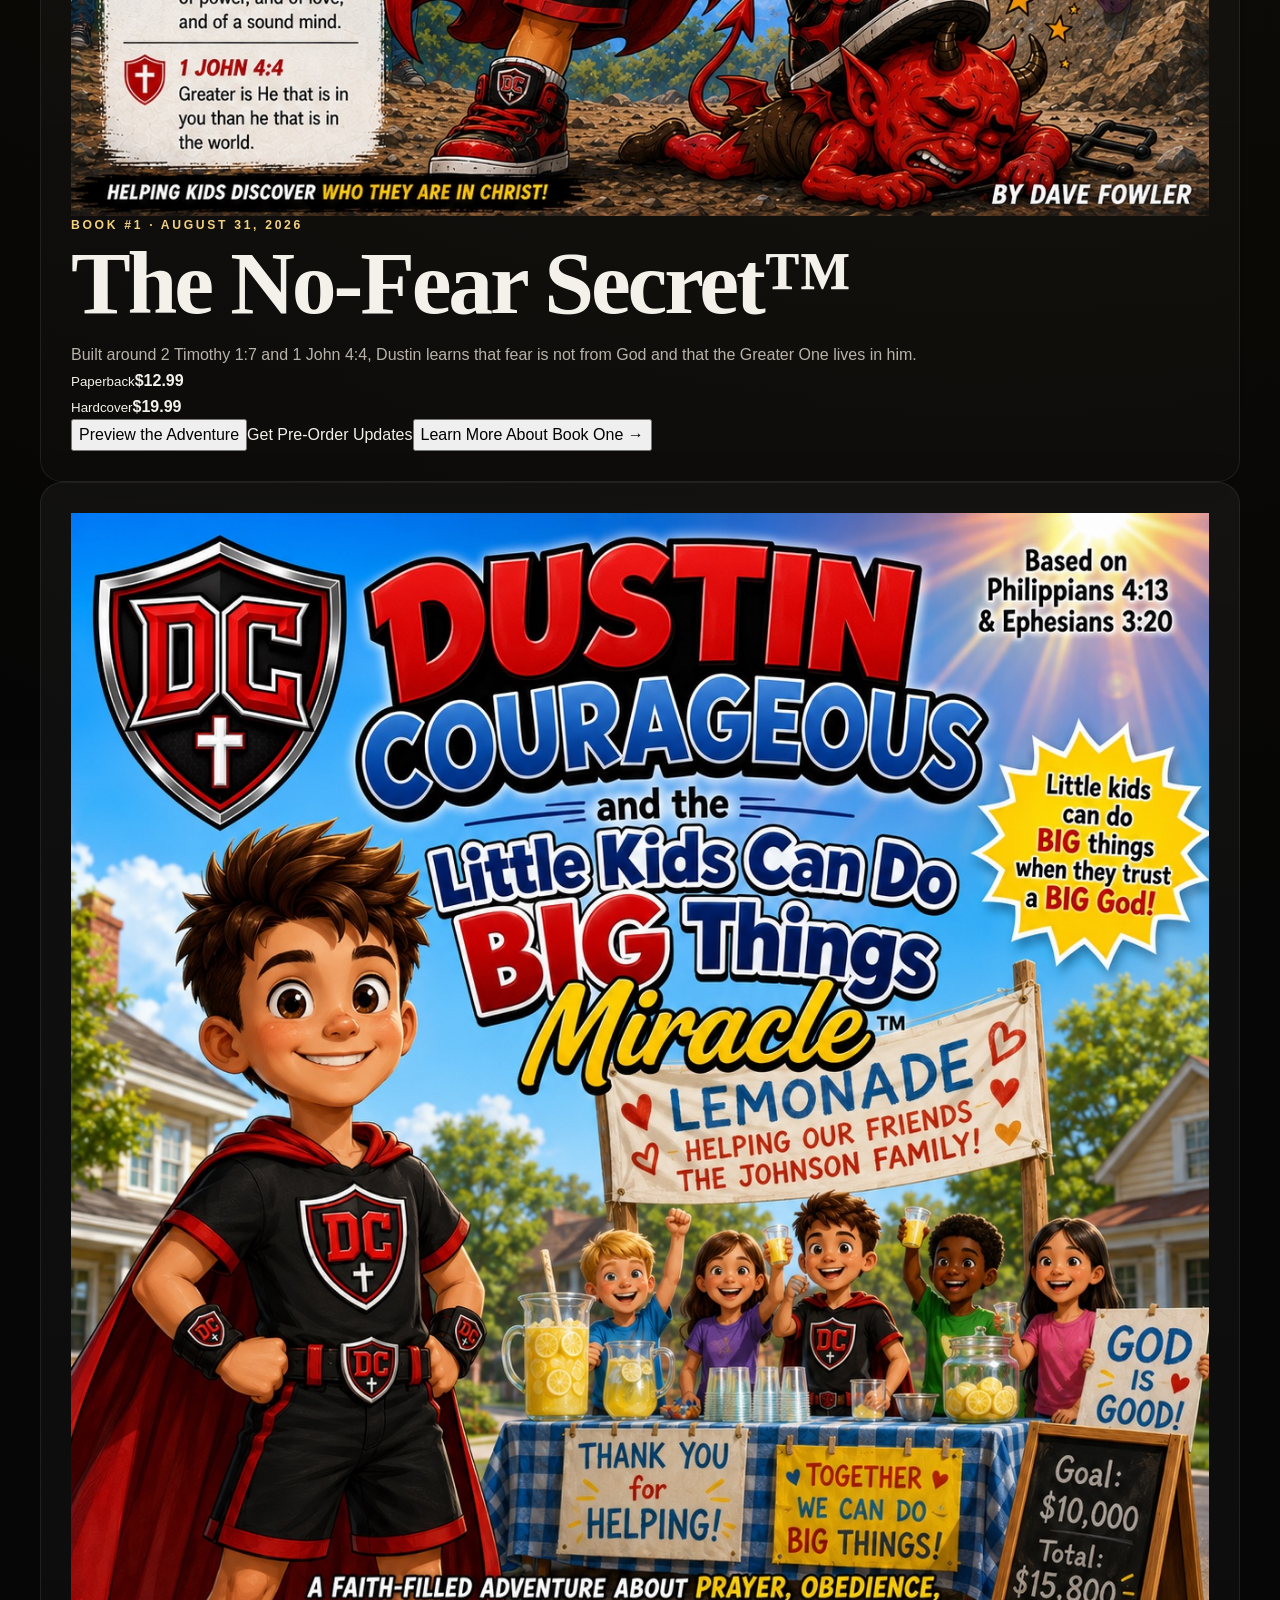
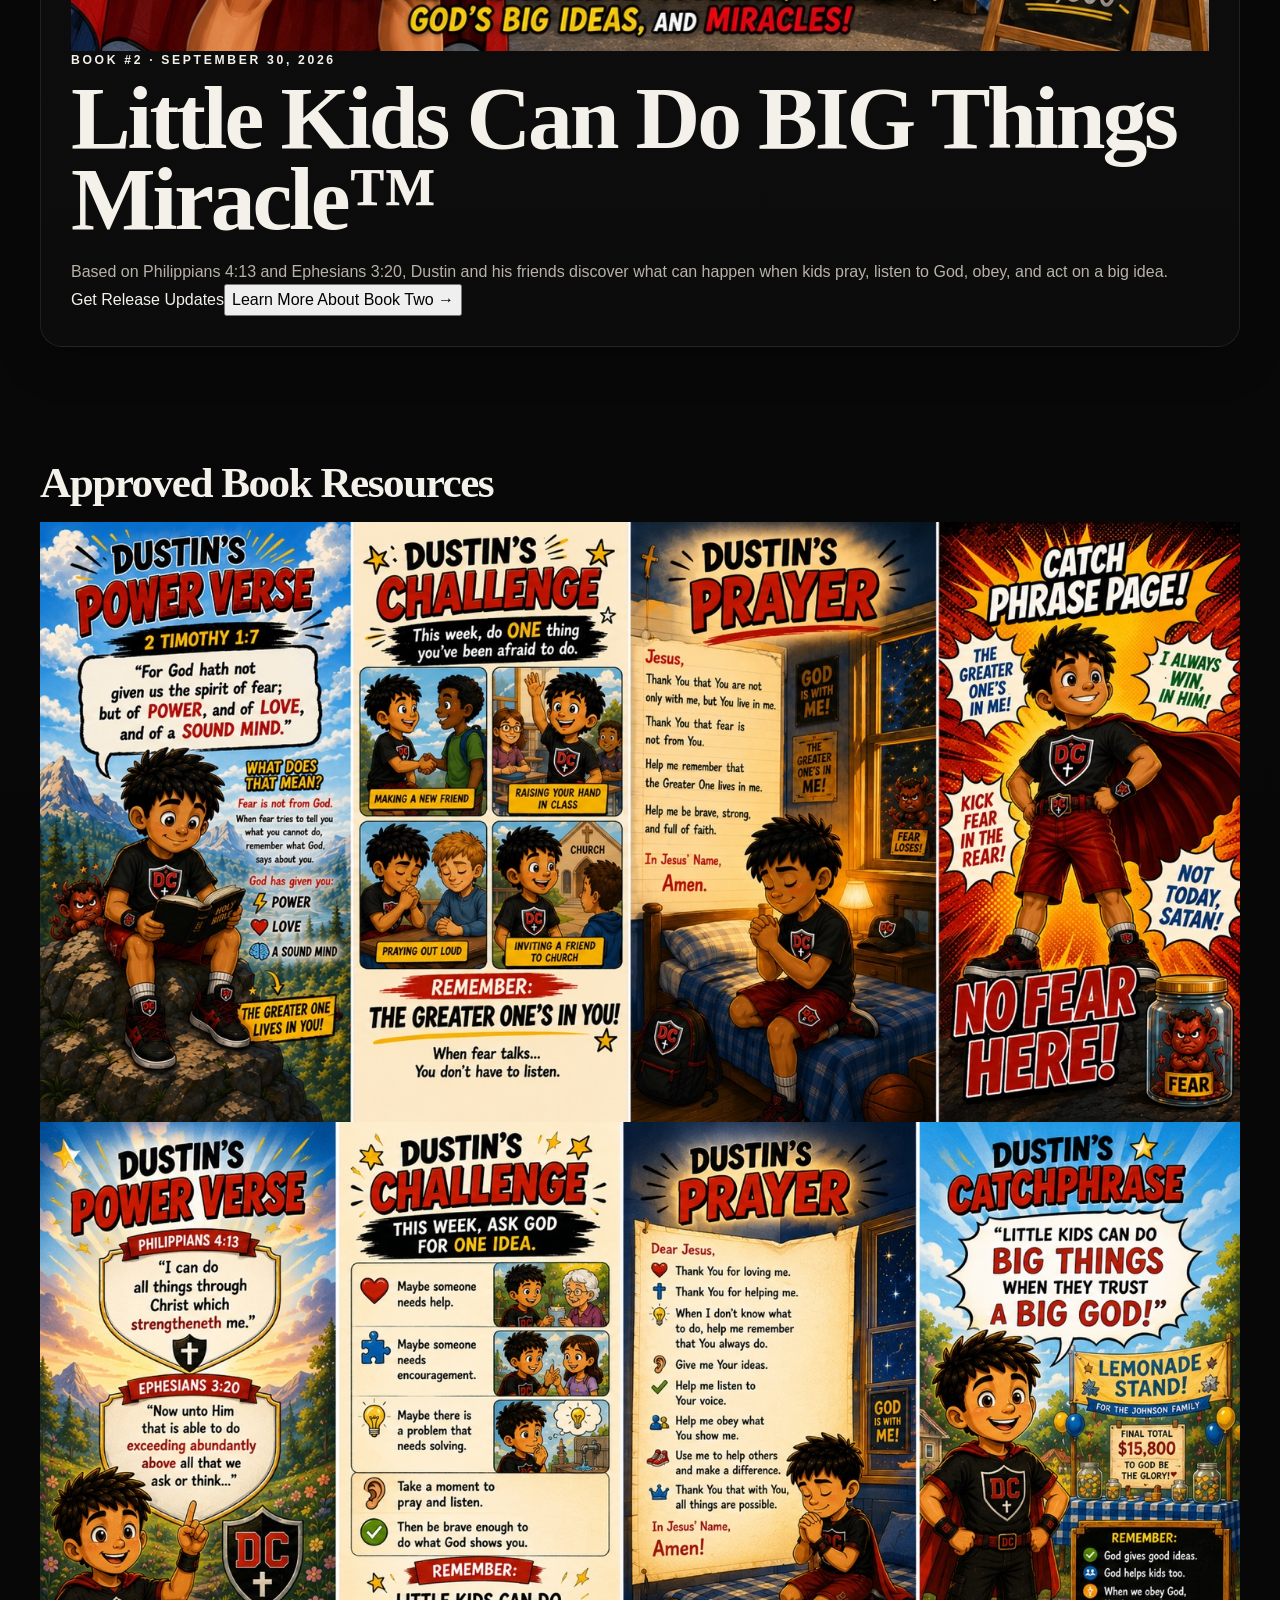
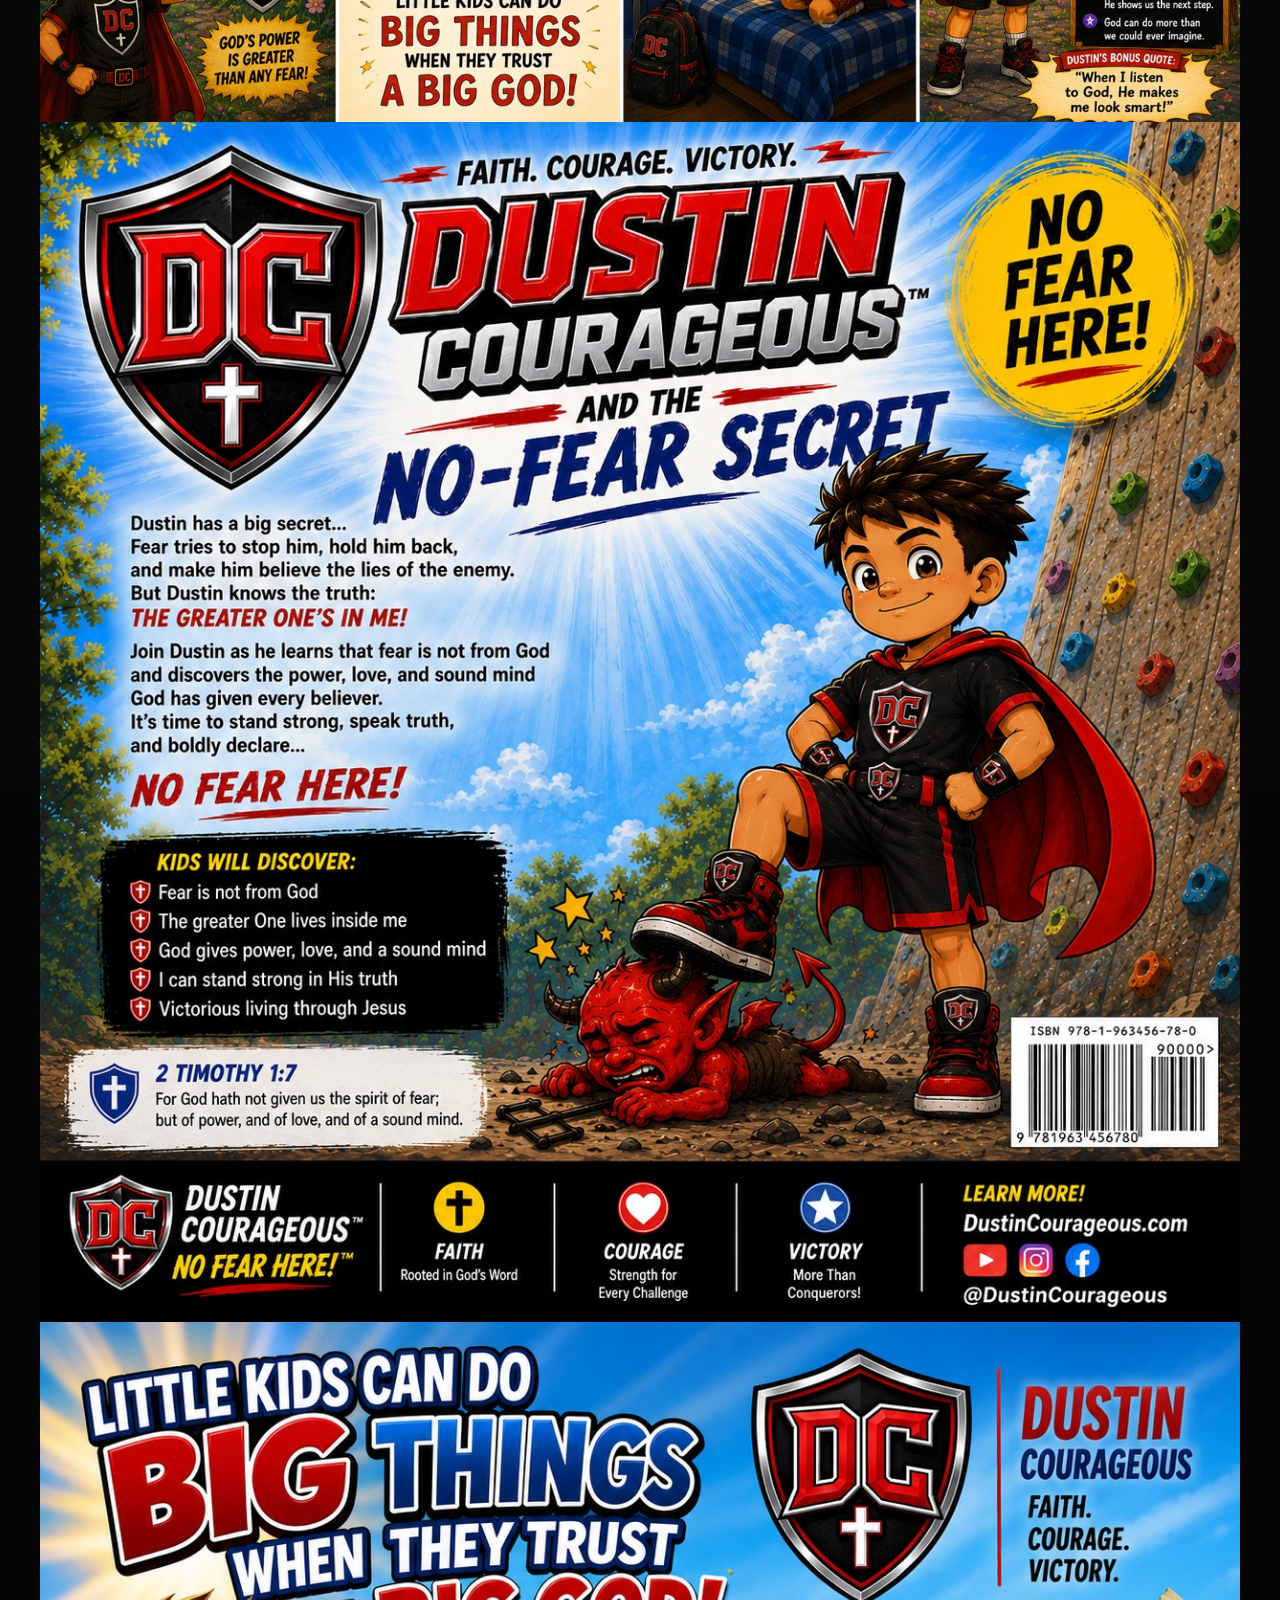
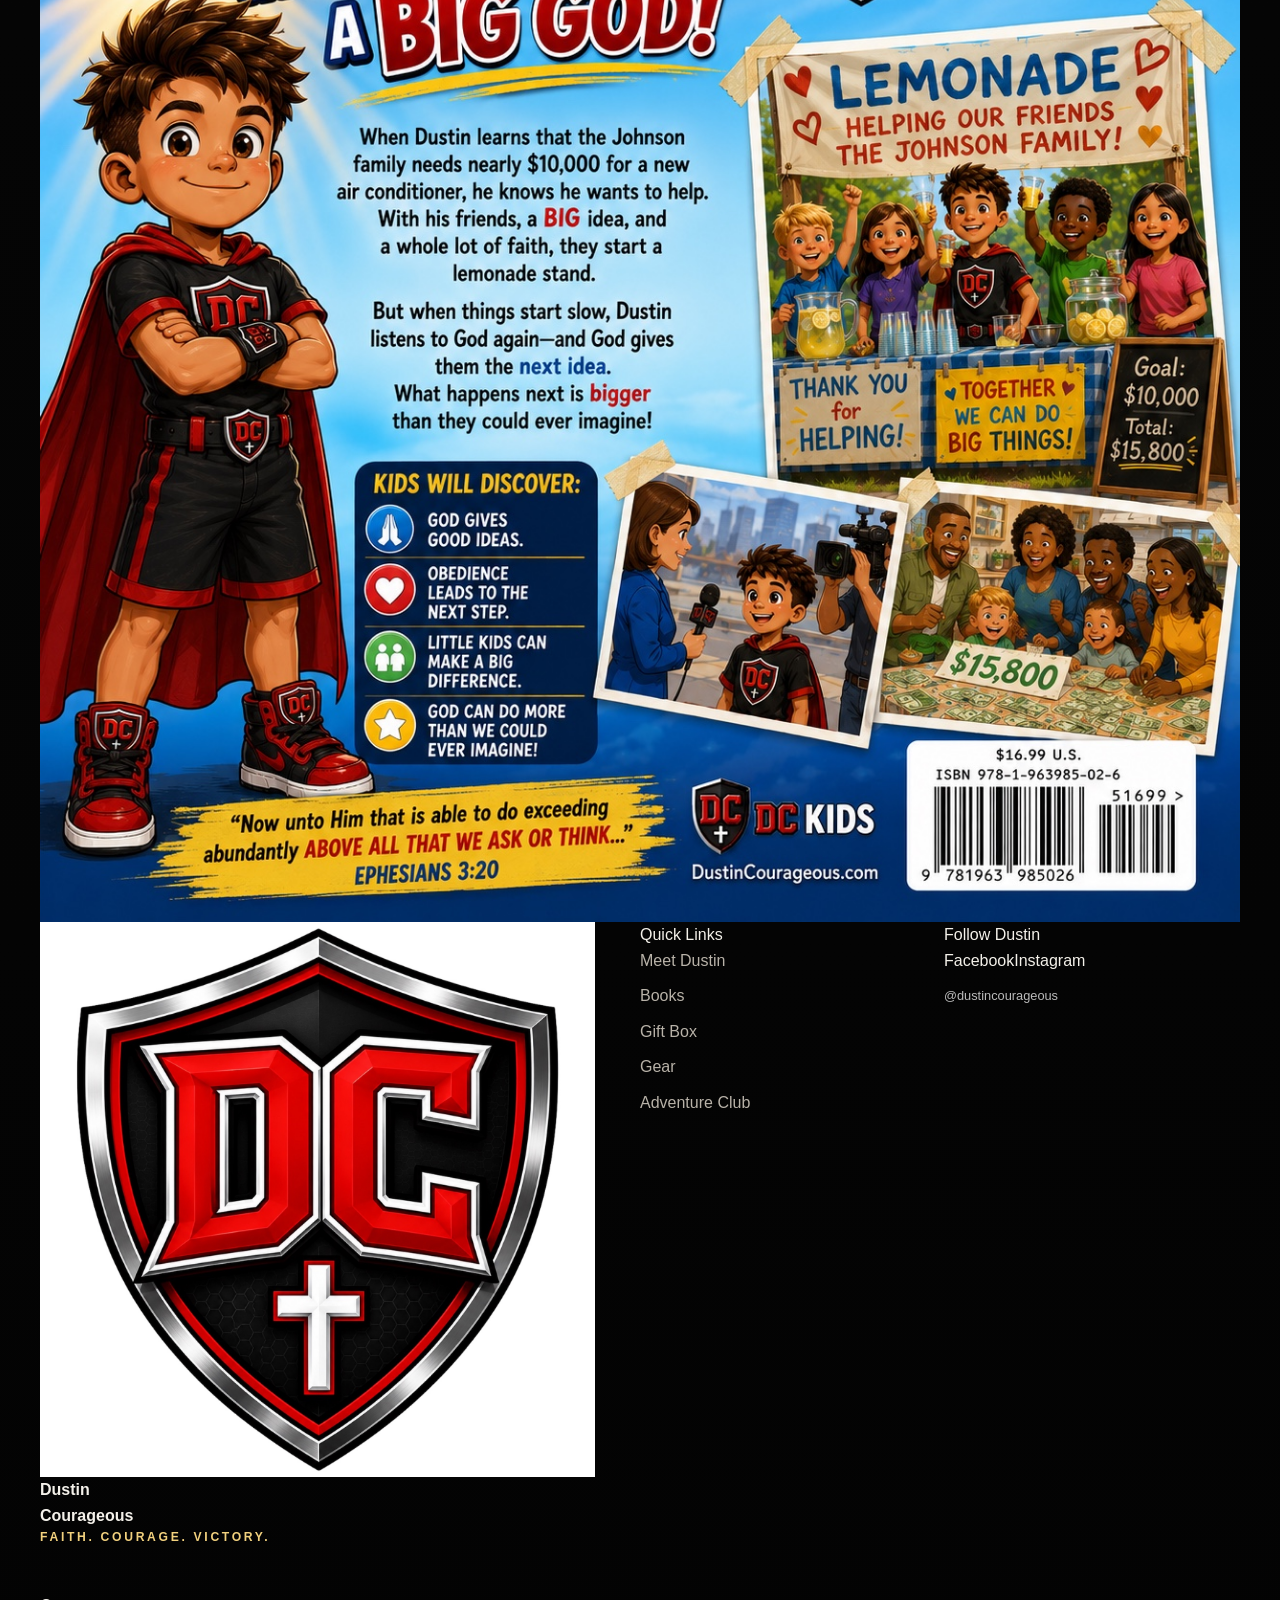
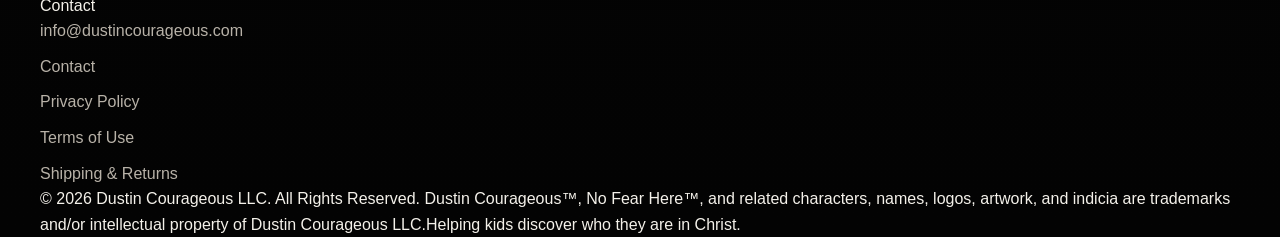
<file: books.html>
<!doctype html><html lang="en"><head><meta charset="utf-8"><meta name="viewport" content="width=device-width,initial-scale=1"><title>Books | Dustin Courageous</title><meta name="description" content="Dustin Courageous — Faith. Courage. Victory."><link rel="icon" href="/favicon.ico?v=20260801-v21" sizes="any"><link rel="icon" type="image/png" sizes="32x32" href="/favicon-32x32.png?v=20260801-v21"><link rel="apple-touch-icon" sizes="180x180" href="/apple-touch-icon.png?v=20260801-v21"><link rel="manifest" href="/site.webmanifest?v=20260801-v21"><meta name="theme-color" content="#050505"><link rel="stylesheet" href="assets/css/styles.css?v=20260801-book1-preview-v19"></head><body class="books-page"><header class="site-header"><div class="container nav">
      <a class="brand" href="index.html"><img src="assets/images/dc-shield.jpeg" alt="Official Dustin Courageous DC Shield"><span class="brand-copy"><strong>Dustin<br>Courageous</strong><small>Faith. Courage. Victory.</small></span></a>
      <button class="menu-toggle" aria-label="Open navigation">☰</button>
      <nav class="navlinks"><a class="" href="index.html">Home</a><a class="" href="meet-dustin.html">Meet Dustin</a><a class="active" href="books.html">Books</a><a class="" href="gift-box.html">Gift Box</a><a class="" href="gear.html">Gear</a><a class="" href="adventure-club.html">Adventure Club</a><a class="" href="parents.html">Parents & Leaders</a><a class="" href="about.html">About</a></nav>
      <a class="button small" href="index.html#preorder" data-preorder>Pre-Order Now</a>
    </div></header><main><section class="page-hero"><div class="container"><div class="eyebrow">The Adventures of Dustin Courageous™</div><h1 class="display">Books That Build Faith and Courage.</h1><p>The series begins in August 2026 and continues with new faith-filled adventures throughout the fall.</p></div></section><section class="section"><div class="container"><div class="launch-grid"><article class="card book-feature"><div class="book-image"><img src="assets/images/book1-front.jpeg" alt="Book 1 approved cover"></div><div class="book-copy"><div class="eyebrow">Book #1 · August 31, 2026</div><h2 class="display">The No-Fear Secret™</h2><p>Built around 2 Timothy 1:7 and 1 John 4:4, Dustin learns that fear is not from God and that the Greater One lives in him.</p><div class="price-row"><div><small>Paperback</small><strong>$12.99</strong></div><div><small>Hardcover</small><strong>$19.99</strong></div></div><div class="book-action-row book-cta-hierarchy"><button class="button preview-launch-button" type="button" data-book-preview="book1-preview">Preview the Adventure</button><a class="button book-preorder-button" href="index.html#launch-list">Get Pre-Order Updates</a><button class="button book-story-button book-text-link" type="button" data-book-modal="book1-story">Learn More About Book One →</button></div></div></article><article id="book2" class="card book-feature"><div class="book-image"><img src="assets/images/book2-front.jpeg" alt="Book 2 approved cover"></div><div class="book-copy"><div class="eyebrow" style="color:var(--blue)">Book #2 · September 30, 2026</div><h2 class="display">Little Kids Can Do BIG Things Miracle™</h2><p>Based on Philippians 4:13 and Ephesians 3:20, Dustin and his friends discover what can happen when kids pray, listen to God, obey, and act on a big idea.</p><div class="book-action-row book-cta-hierarchy book2-cta"><a class="button secondary" href="index.html#launch-list">Get Release Updates</a><button class="button secondary book-story-button book-text-link" type="button" data-book-modal="book2-story">Learn More About Book Two →</button></div></div></article></div></div></section><section class="section-tight"><div class="container"><h2 class="display" style="font-size:2.7rem">Approved Book Resources</h2><div class="gallery-grid"><img src="assets/images/book1-cards.jpeg" alt="Book 1 approved activity cards"><img src="assets/images/book2-cards.jpeg" alt="Book 2 approved activity cards"><img src="assets/images/book1-back.jpeg" alt="Book 1 approved back cover"><img src="assets/images/book2-back.jpeg" alt="Book 2 approved back cover"></div></div></section></main>
<div class="book-modal" id="book1-story" role="dialog" aria-modal="true" aria-labelledby="book1-story-title" hidden>
  <div class="book-modal-backdrop" data-modal-close></div>
  <div class="book-modal-dialog" role="document">
    <button class="book-modal-close" type="button" aria-label="Close book description" data-modal-close>×</button>
    <div class="book-modal-cover"><img src="assets/images/book1-front.jpeg" alt="Dustin Courageous and the No-Fear Secret approved cover"></div>
    <div class="book-modal-copy">
      <div class="eyebrow">Book #1 · The Adventure Begins</div>
      <h2 class="display" id="book1-story-title">What Is The No-Fear Secret™ About?</h2>
      <p>Dustin has a big secret: fear tries to stop him, hold him back, and make him believe the lies of the enemy. But Dustin begins to discover an even greater truth—fear is not from God, and God has given him power, love, and a sound mind.</p>
      <p>Built around 2 Timothy 1:7 and 1 John 4:4, this faith-filled adventure helps kids understand that the Greater One lives in them. As Dustin learns to stand strong, speak God's truth, and refuse to let fear have the final word, young readers are reminded that they can face life's challenges knowing who they are and what they have in Christ.</p>
      <div class="book-modal-scriptures"><strong>2 Timothy 1:7</strong><span>Power, love, and a sound mind.</span><strong>1 John 4:4</strong><span>The Greater One is in you.</span></div>
    </div>
  </div>
</div>

<div class="book-modal" id="book2-story" role="dialog" aria-modal="true" aria-labelledby="book2-story-title" hidden>
  <div class="book-modal-backdrop" data-modal-close></div>
  <div class="book-modal-dialog" role="document">
    <button class="book-modal-close" type="button" aria-label="Close book description" data-modal-close>×</button>
    <div class="book-modal-cover"><img src="assets/images/book2-front.jpeg" alt="Dustin Courageous and the Little Kids Can Do BIG Things Miracle approved cover"></div>
    <div class="book-modal-copy">
      <div class="eyebrow">Book #2 · The Adventure Continues</div>
      <h2 class="display" id="book2-story-title">What Is The BIG Things Miracle™ About?</h2>
      <p>When Dustin learns that the Johnson family needs nearly $10,000 for a new air conditioner, he knows he wants to help. With his friends, a BIG idea, and a whole lot of faith, the kids start a lemonade stand—but when things begin slowly, Dustin learns to pray, listen, and obey the next idea God puts in his heart.</p>
      <p>What happens next becomes bigger than they could have imagined. Rooted in Philippians 4:13 and Ephesians 3:20, this adventure shows kids that God gives good ideas, obedience leads to the next step, and little kids can make a big difference when they trust a BIG God.</p>
      <div class="book-modal-scriptures"><strong>Philippians 4:13</strong><span>I can do all things through Christ.</span><strong>Ephesians 3:20</strong><span>God is able to do exceeding abundantly above all that we ask or think.</span></div>
    </div>
  </div>
</div>

<div class="preview-modal" id="book1-preview" role="dialog" aria-modal="true" aria-labelledby="book1-preview-title" hidden>
  <div class="preview-modal-backdrop" data-preview-close></div>
  <div class="preview-shell" role="document">
    <header class="preview-header">
      <div>
        <div class="eyebrow">Book One · Interactive Preview</div>
        <h2 id="book1-preview-title">Begin the Adventure</h2>
      </div>
      <button class="preview-close" type="button" aria-label="Close book preview" data-preview-close>×</button>
    </header>

    <div class="preview-stage" data-preview-stage>
      <figure class="preview-slide is-active" data-preview-slide>
        <img src="[data-uri]" data-preview-src="assets/images/book1-preview-cover.webp" decoding="async" alt="Dustin Courageous and the No-Fear Secret cover">
        <figcaption>Book One · The adventure begins.</figcaption>
      </figure>
      <figure class="preview-slide" data-preview-slide hidden>
        <img src="[data-uri]" data-preview-src="assets/images/book1-preview-bike-page1.webp" decoding="async" alt="Page 1: Dustin rides his bike and loves adventures">
        <figcaption>Meet Dustin—always ready for a new adventure.</figcaption>
      </figure>
      <figure class="preview-slide" data-preview-slide hidden>
        <img src="[data-uri]" data-preview-src="assets/images/book1-preview-field-trip.webp" decoding="async" alt="Dustin wakes up excited for field trip day">
        <figcaption>Today is no ordinary day.</figcaption>
      </figure>
      <figure class="preview-slide" data-preview-slide hidden>
        <img src="[data-uri]" data-preview-src="assets/images/book1-preview-bus-pages1-2.webp" decoding="async" alt="Dustin and his friends ride the bus to their field trip">
        <figcaption>The excitement builds—and one little troublemaker is watching.</figcaption>
      </figure>
      <figure class="preview-slide" data-preview-slide hidden>
        <img src="[data-uri]" data-preview-src="assets/images/book1-preview-line-pages7-8.webp" decoding="async" alt="Dustin waits in line at the climbing wall while fear whispers to him">
        <figcaption>As Dustin gets closer, fear begins to whisper.</figcaption>
      </figure>
      <figure class="preview-slide" data-preview-slide hidden>
        <img src="[data-uri]" data-preview-src="assets/images/book1-preview-wall-pages17-18.webp" decoding="async" alt="Dustin looks at the climbing wall and remembers fear is not from God">
        <figcaption>The wall has not changed—but something inside Dustin has.</figcaption>
      </figure>
      <figure class="preview-slide" data-preview-slide hidden>
        <img src="[data-uri]" data-preview-src="assets/images/book1-preview-victory-pages21-22.webp" decoding="async" alt="Dustin declares No Fear Here as the little devil lands in a puddle">
        <figcaption>No Fear Here!</figcaption>
      </figure>
      <figure class="preview-slide" data-preview-slide hidden>
        <img src="[data-uri]" data-preview-src="assets/images/book1-preview-final-pages31-32.webp" decoding="async" alt="Dustin stands victorious and declares the Greater One is in me">
        <figcaption>Fear may knock—but it does not have to come in.</figcaption>
      </figure>

      <section class="preview-slide preview-finale" data-preview-slide hidden>
        <div class="preview-finale-inner">
          <img class="preview-finale-shield" src="assets/images/dc-shield.jpeg" alt="Dustin Courageous shield">
          <div class="eyebrow">The Adventure Continues...</div>
          <h3>You've Only Experienced the Beginning.</h3>
          <p>Discover the complete story, the No-Fear Secret, powerful Bible truths, and the faith-building journey that helps kids understand who they are in Christ.</p>
          <div class="preview-benefits">
            <span>✓ Complete full-color story</span><span>✓ 2 Timothy 1:7</span><span>✓ 1 John 4:4</span><span>✓ Courage-building truth</span>
          </div>
          <a class="button preview-cta" href="index.html#launch-list">Get Pre-Order Updates</a>

          <div class="series-collection">
            <div class="eyebrow">Continue the Adventure</div>
            <h4>Collect the Dustin Courageous™ Series</h4>
            <div class="series-preview-grid">
              <article class="series-preview-card current"><div class="series-number">1</div><img src="assets/images/book1-front.jpeg" alt="Book 1 cover"><strong>Book 1 ✓</strong><small>The No-Fear Secret™<br>August 31, 2026</small></article>
              <article class="series-preview-card"><div class="series-number">2</div><img src="assets/images/book2-front.jpeg" alt="Book 2 cover"><strong>Book 2</strong><small>Little Kids Can Do BIG Things Miracle™<br>September 30, 2026</small></article>
              <article class="series-preview-card coming"><div class="series-number">3</div><img src="assets/images/dc-shield.jpeg" alt="Book 3 coming soon"><strong>Book 3</strong><small>Coming November 2026</small></article>
              <article class="series-preview-card coming"><div class="series-number">4</div><img src="assets/images/dc-shield.jpeg" alt="Book 4 coming soon"><strong>Book 4</strong><small>Coming November 2026</small></article>
              <article class="series-preview-card coming"><div class="series-number">5</div><img src="assets/images/dc-shield.jpeg" alt="Book 5 coming soon"><strong>Book 5</strong><small>Coming November 2026</small></article>
            </div>
          </div>
        </div>
      </section>
    </div>

    <footer class="preview-controls">
      <button class="preview-nav preview-prev" type="button" data-preview-prev aria-label="Previous preview page">← Previous</button>
      <div class="preview-progress" aria-live="polite"><span data-preview-current>1</span> / <span data-preview-total>9</span></div>
      <div class="preview-dots" data-preview-dots aria-label="Preview page navigation"></div>
      <button class="preview-nav preview-next" type="button" data-preview-next aria-label="Next preview page">Next →</button>
    </footer>
    <div class="preview-swipe-hint">Swipe to turn the page</div>
  </div>
</div>

<footer class="site-footer"><div class="container">
      <div class="footer-grid">
        <div><div class="footer-brand"><img src="assets/images/dc-shield.jpeg" alt="DC Shield"><div><strong>Dustin<br>Courageous</strong><div class="eyebrow">Faith. Courage. Victory.</div></div></div></div>
        <div><div class="footer-title">Quick Links</div><div class="footer-links"><a href="meet-dustin.html">Meet Dustin</a><a href="books.html">Books</a><a href="gift-box.html">Gift Box</a><a href="gear.html">Gear</a><a href="adventure-club.html">Adventure Club</a></div></div>
        <div><div class="footer-title">Follow Dustin</div><div class="socials"><a class="social" href="https://www.facebook.com/share/1BeJMegFEp/?mibextid=wwXIfr" target="_blank" rel="noopener">Facebook</a><a class="social" href="https://www.instagram.com/dustincourageous" target="_blank" rel="noopener">Instagram</a></div><p style="font-size:.8rem;color:#bbb">@dustincourageous</p></div>
        <div><div class="footer-title">Contact</div><div class="footer-links"><a href="mailto:info@dustincourageous.com">info@dustincourageous.com</a><a href="contact.html">Contact</a><a href="privacy.html">Privacy Policy</a><a href="terms.html">Terms of Use</a><a href="shipping-returns.html">Shipping & Returns</a></div></div>
      </div>
      <div class="legal"><span>© 2026 Dustin Courageous LLC. All Rights Reserved. Dustin Courageous™, No Fear Here™, and related characters, names, logos, artwork, and indicia are trademarks and/or intellectual property of Dustin Courageous LLC.</span><span>Helping kids discover who they are in Christ.</span></div>
    </div></footer><script src="assets/js/site.js?v=20260801-book1-preview-v19"></script></body></html>
</file>
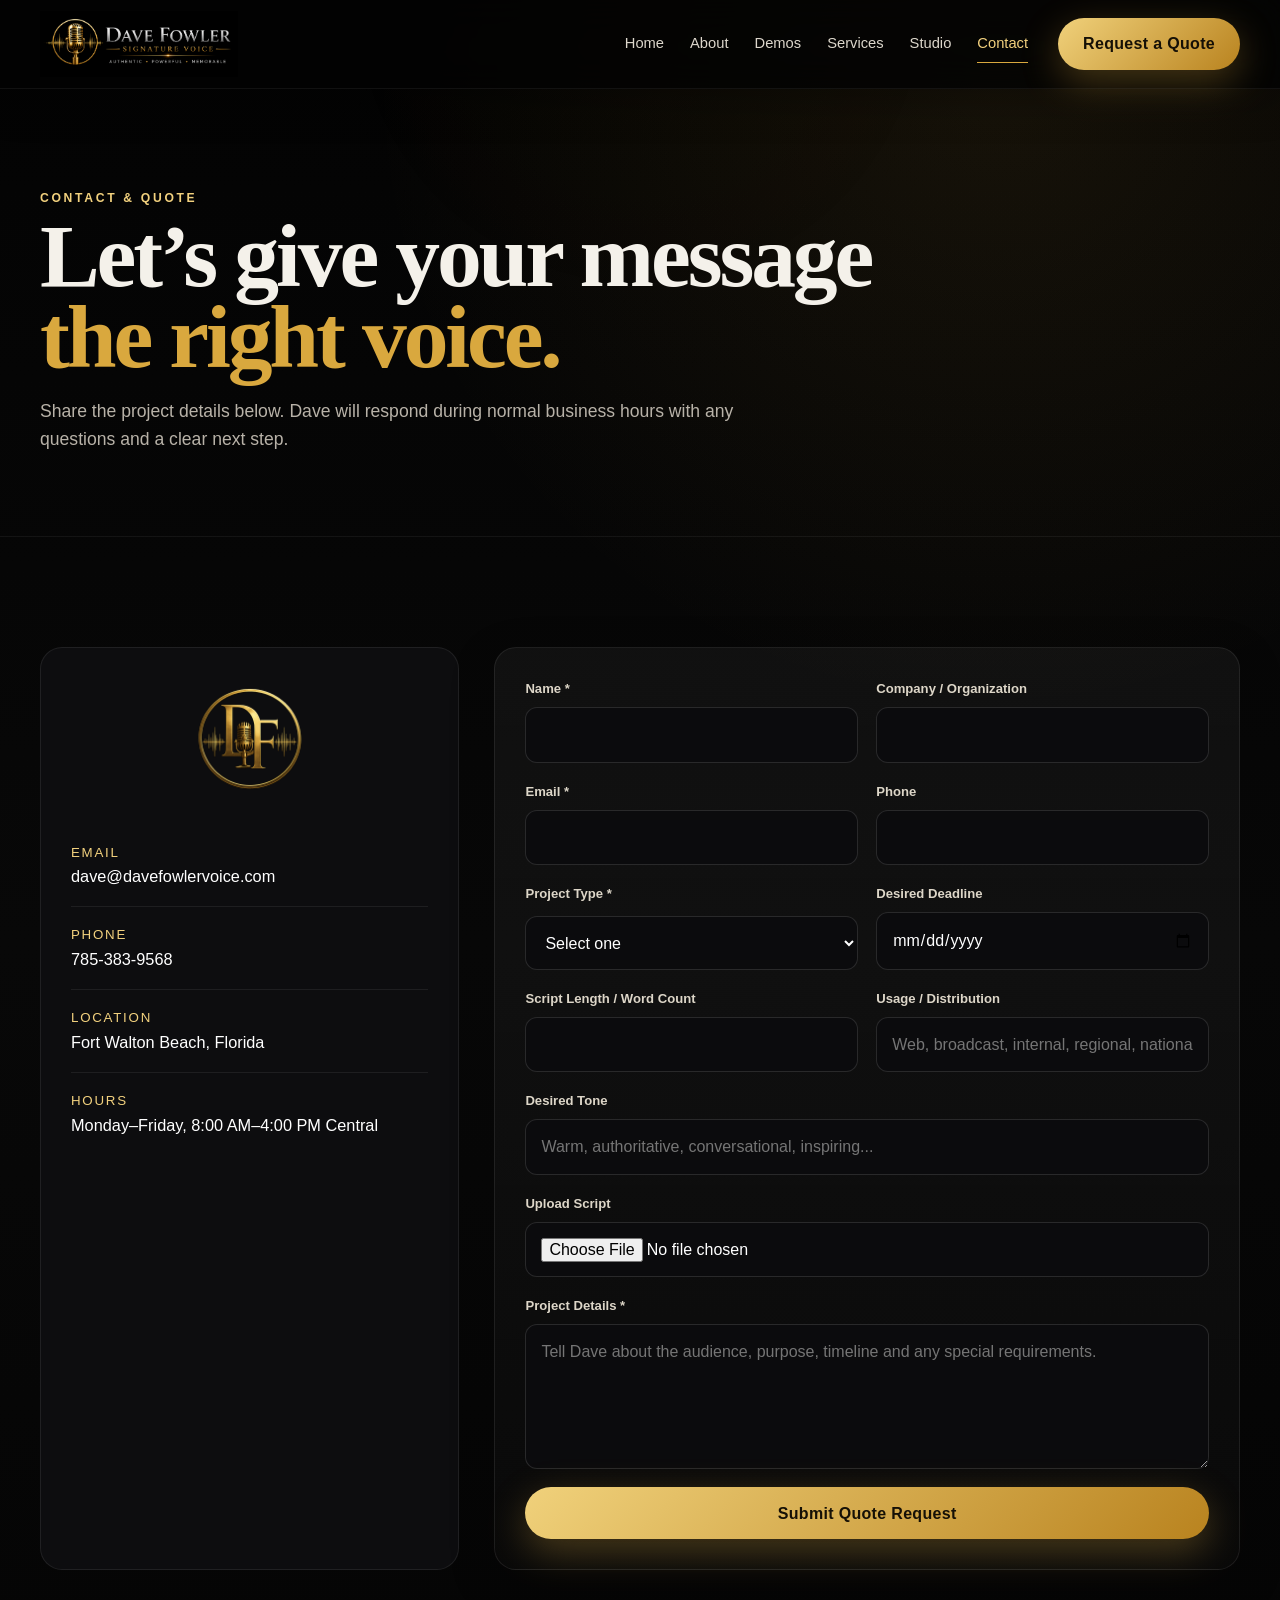
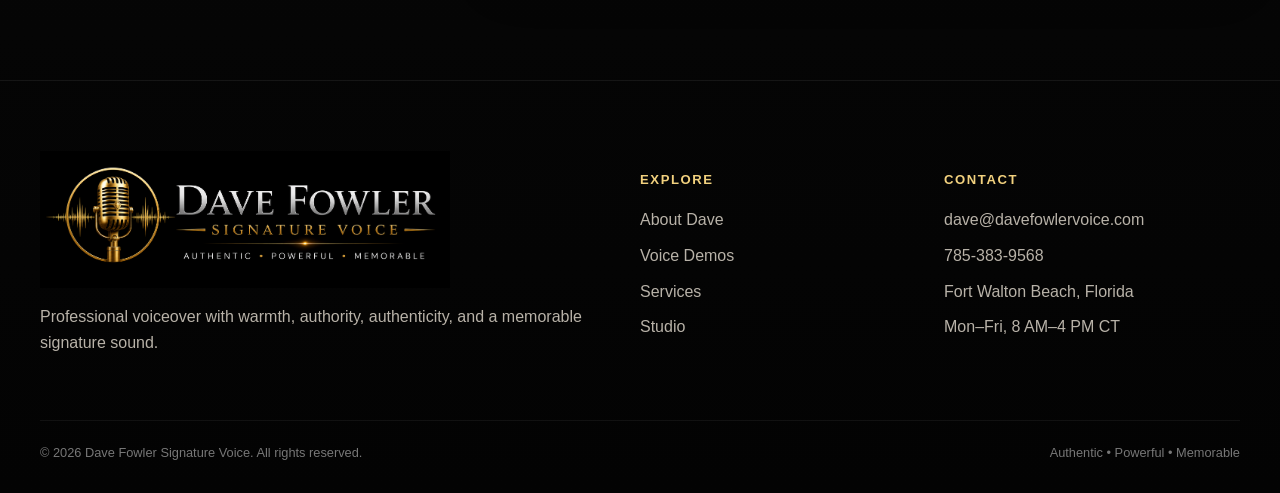
<file: contact.html>
<!DOCTYPE html>
<html lang="en"><head><meta charset="utf-8"/><meta content="width=device-width,initial-scale=1" name="viewport"/><link rel="icon" href="/dfv-favicon-v2.ico?v=20260801-2" sizes="any">
<link rel="icon" type="image/png" sizes="32x32" href="/assets/favicon/dfv-favicon-32x32.png?v=20260801-2">
<link rel="icon" type="image/png" sizes="16x16" href="/assets/favicon/dfv-favicon-16x16.png?v=20260801-2">
<link rel="apple-touch-icon" sizes="180x180" href="/assets/favicon/dfv-apple-touch-icon.png?v=20260801-2">
<link rel="manifest" href="/site.webmanifest?v=20260801-2">
<title>Request a Voiceover Quote | Dave Fowler Voice</title><meta content="Contact Dave Fowler and request a professional voiceover quote for commercial, narration, ministry, documentary, training or storytelling projects." name="description"/><link href="assets/css/styles.css" rel="stylesheet"/>
<link href="https://davefowlervoice.com/contact" rel="canonical"/>
<link color="#d9a42f" href="/safari-pinned-tab.svg" rel="mask-icon"/>
<meta content="#050505" name="theme-color"/>
<meta content="#050505" name="msapplication-TileColor"/>
<meta content="/browserconfig.xml" name="msapplication-config"/>
<meta content="website" property="og:type"/>
<meta content="Dave Fowler Signature Voice" property="og:site_name"/>
<meta content="Request a Voiceover Quote | Dave Fowler Voice" property="og:title"/>
<meta content="Contact Dave Fowler and request a professional voiceover quote for commercial, narration, ministry, documentary, training or storytelling projects." property="og:description"/>
<meta content="https://davefowlervoice.com/contact" property="og:url"/>
<meta content="https://davefowlervoice.com/assets/images/dave-fowler-social-share.jpg" property="og:image"/>
<meta content="1200" property="og:image:width"/>
<meta content="630" property="og:image:height"/>
<meta content="summary_large_image" name="twitter:card"/>
<meta content="Request a Voiceover Quote | Dave Fowler Voice" name="twitter:title"/>
<meta content="Contact Dave Fowler and request a professional voiceover quote for commercial, narration, ministry, documentary, training or storytelling projects." name="twitter:description"/>
<meta content="https://davefowlervoice.com/assets/images/dave-fowler-social-share.jpg" name="twitter:image"/>
<script type="application/ld+json">{"@context": "https://schema.org", "@type": "ProfessionalService", "name": "Dave Fowler Signature Voice", "url": "https://davefowlervoice.com", "logo": "https://davefowlervoice.com/assets/images/dave-fowler-icon.png", "image": "https://davefowlervoice.com/assets/images/dave-fowler-approved-portrait.jpeg", "email": "dave@davefowlervoice.com", "telephone": "+1-785-383-9568", "description": "Professional voiceover talent for commercial, corporate narration, ministry, documentary, training and storytelling projects.", "address": {"@type": "PostalAddress", "addressLocality": "Fort Walton Beach", "addressRegion": "FL", "addressCountry": "US"}, "areaServed": "Worldwide", "openingHours": "Mo-Fr 08:00-16:00"}</script>
</head><body>
<header class="site-header"><div class="container nav"><a class="brand" href="index.html"><img alt="Dave Fowler Signature Voice" src="assets/images/dave-fowler-full-logo.png"/></a><button aria-label="Open menu" class="menu-btn">☰</button><nav class="nav-links"><a href="index.html">Home</a><a href="about.html">About</a><a href="demos.html">Demos</a><a href="services.html">Services</a><a href="studio.html">Studio</a><a href="contact.html">Contact</a></nav><a class="btn btn-primary header-cta" href="contact.html">Request a Quote</a></div></header>
<main><section class="page-hero"><div class="container reveal"><div class="eyebrow">Contact &amp; Quote</div><h1 class="display">Let’s give your message<br/><span>the right voice.</span></h1><p>Share the project details below. Dave will respond during normal business hours with any questions and a clear next step.</p></div></section><section class="section"><div class="container contact-grid"><aside class="contact-card reveal"><img alt="Dave Fowler Voice icon" src="assets/images/dave-fowler-icon.png" style="width:190px;margin:0 auto 20px"/><div class="contact-row"><small>Email</small><a href="mailto:dave@davefowlervoice.com">dave@davefowlervoice.com</a></div><div class="contact-row"><small>Phone</small><a href="tel:+17853839568">785-383-9568</a></div><div class="contact-row"><small>Location</small><span>Fort Walton Beach, Florida</span></div><div class="contact-row"><small>Hours</small><span>Monday–Friday, 8:00 AM–4:00 PM Central</span></div></aside><form action="/success.html" class="card reveal" data-netlify="true" enctype="multipart/form-data" method="POST" name="voiceover-quote" netlify-honeypot="bot-field"><input name="form-name" type="hidden" value="voiceover-quote"/><p style="display:none"><label>Do not fill this out: <input name="bot-field"/></label></p><div class="form-grid"><div class="field"><label for="name">Name *</label><input id="name" name="name" required=""/></div><div class="field"><label for="company">Company / Organization</label><input id="company" name="company"/></div><div class="field"><label for="email">Email *</label><input id="email" name="email" required="" type="email"/></div><div class="field"><label for="phone">Phone</label><input id="phone" name="phone" type="tel"/></div><div class="field"><label for="type">Project Type *</label><select id="type" name="project-type" required=""><option value="">Select one</option><option>Commercial</option><option>Corporate Narration</option><option>Ministry / Faith-Based</option><option>Documentary</option><option>E-Learning / Training</option><option>Explainer Video</option><option>Promo / Imaging</option><option>IVR / Telephone</option><option>Audiobook / Storytelling</option><option>Other</option></select></div><div class="field"><label for="deadline">Desired Deadline</label><input id="deadline" name="deadline" type="date"/></div><div class="field"><label for="length">Script Length / Word Count</label><input id="length" name="script-length"/></div><div class="field"><label for="usage">Usage / Distribution</label><input id="usage" name="usage" placeholder="Web, broadcast, internal, regional, national..."/></div><div class="field full"><label for="tone">Desired Tone</label><input id="tone" name="tone" placeholder="Warm, authoritative, conversational, inspiring..."/></div><div class="field full"><label for="script">Upload Script</label><input accept=".pdf,.doc,.docx,.txt" id="script" name="script" type="file"/></div><div class="field full"><label for="message">Project Details *</label><textarea id="message" name="message" placeholder="Tell Dave about the audience, purpose, timeline and any special requirements." required=""></textarea></div><div class="field full"><button class="btn btn-primary" type="submit">Submit Quote Request</button></div></div></form></div></section></main>
<footer class="footer"><div class="container"><div class="footer-grid"><div><img alt="Dave Fowler Signature Voice" class="footer-logo" src="assets/images/dave-fowler-full-logo.png"/><p>Professional voiceover with warmth, authority, authenticity, and a memorable signature sound.</p></div><div><h4>Explore</h4><div class="footer-links"><a href="about.html">About Dave</a><a href="demos.html">Voice Demos</a><a href="services.html">Services</a><a href="studio.html">Studio</a></div></div><div><h4>Contact</h4><div class="footer-links"><a href="mailto:dave@davefowlervoice.com">dave@davefowlervoice.com</a><a href="tel:+17853839568">785-383-9568</a><span>Fort Walton Beach, Florida</span><span>Mon–Fri, 8 AM–4 PM CT</span></div></div></div><div class="copyright"><span>© <span data-year=""></span> Dave Fowler Signature Voice. All rights reserved.</span><span>Authentic • Powerful • Memorable</span></div></div></footer><script src="assets/js/main.js"></script>
</body></html>
</file>
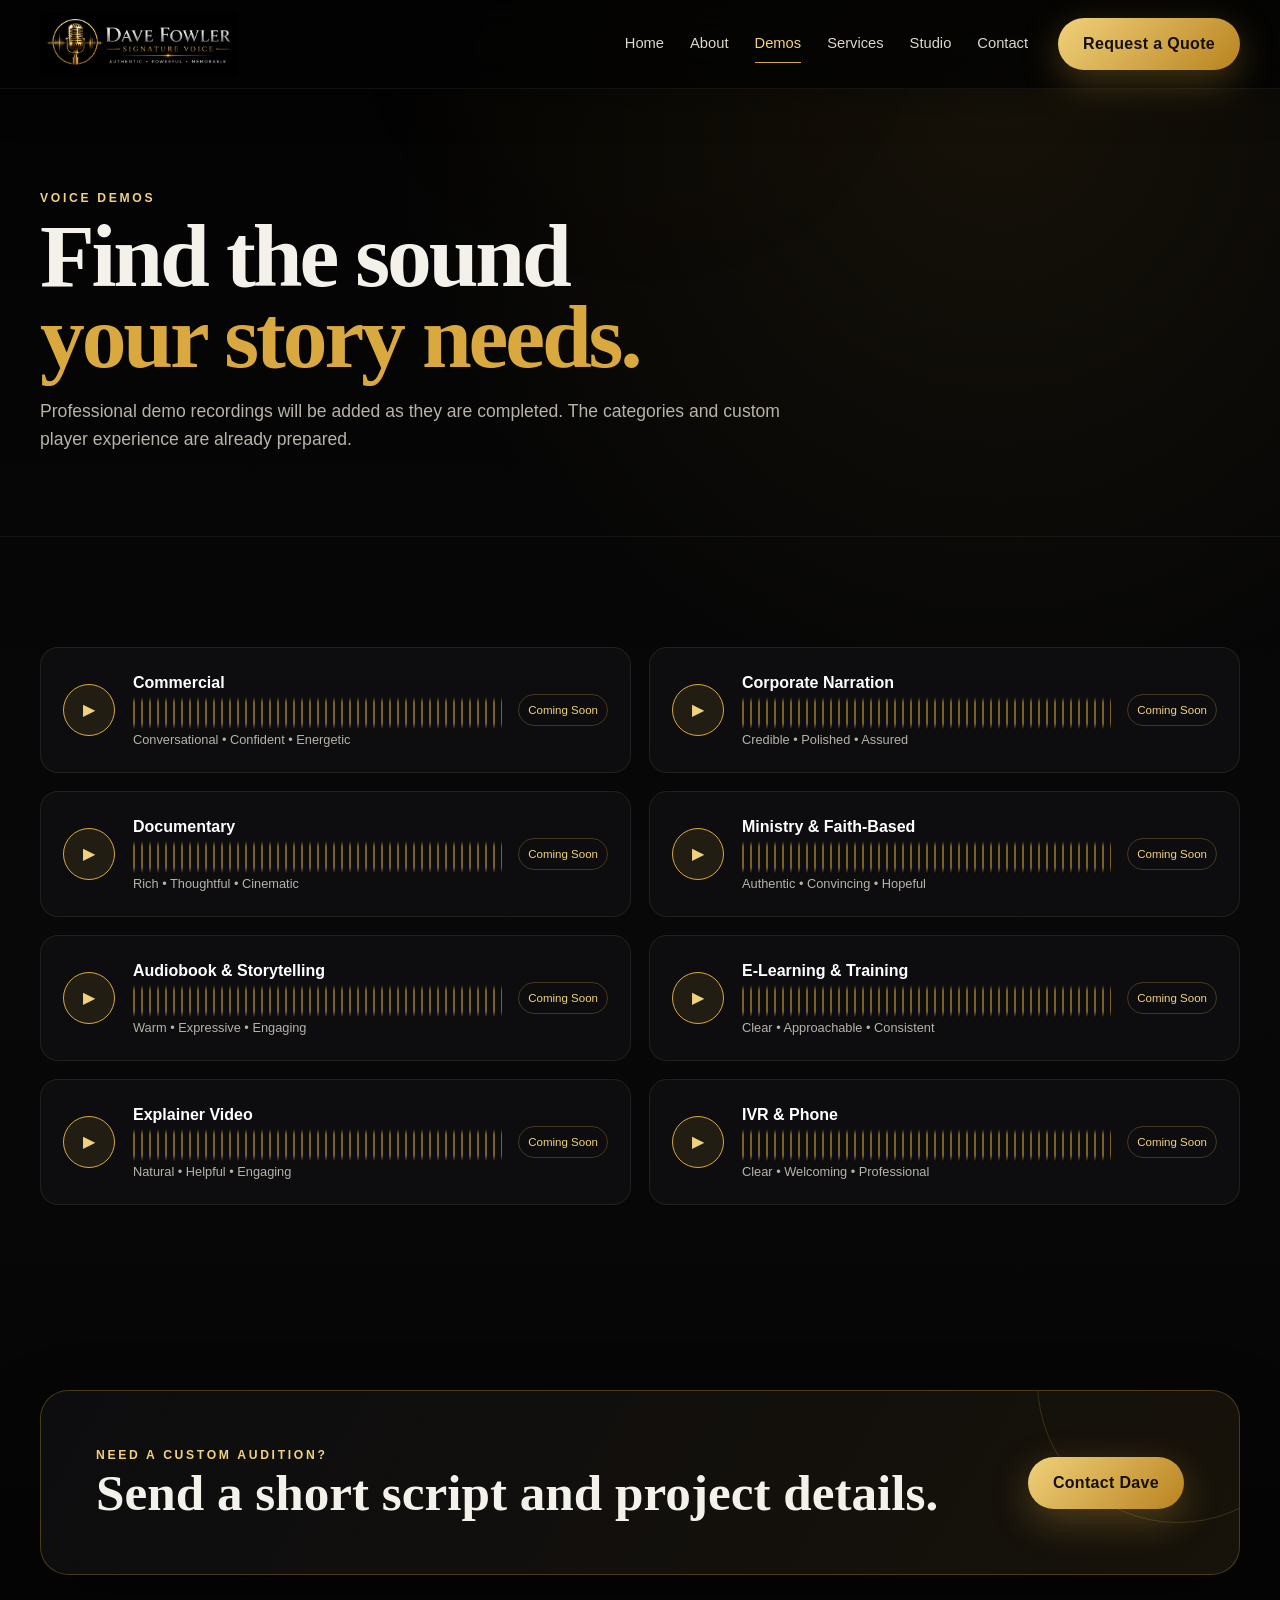
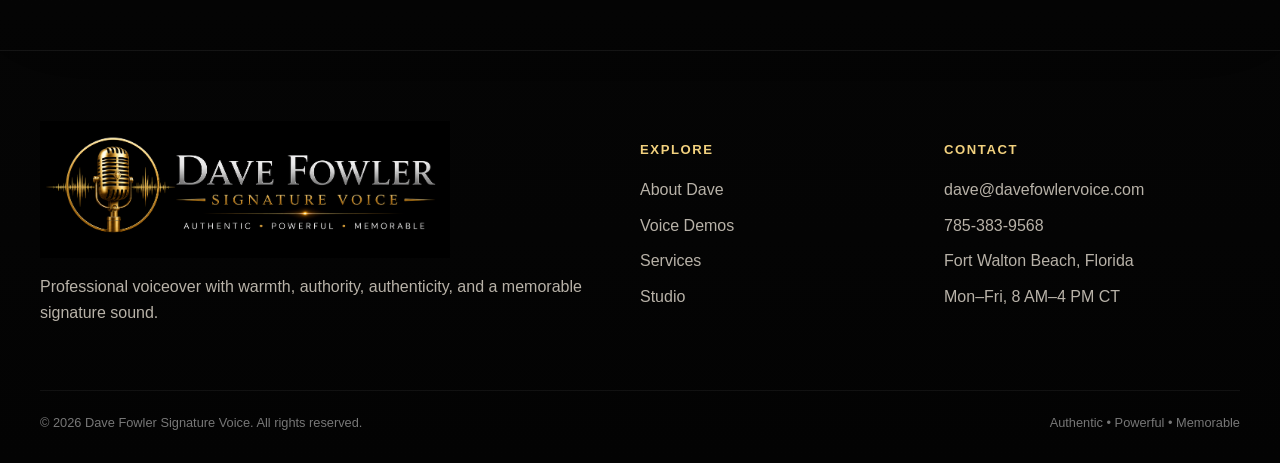
<file: demos.html>
<!DOCTYPE html>
<html lang="en"><head><meta charset="utf-8"/><meta content="width=device-width,initial-scale=1" name="viewport"/><link rel="icon" href="/dfv-favicon-v2.ico?v=20260801-2" sizes="any">
<link rel="icon" type="image/png" sizes="32x32" href="/assets/favicon/dfv-favicon-32x32.png?v=20260801-2">
<link rel="icon" type="image/png" sizes="16x16" href="/assets/favicon/dfv-favicon-16x16.png?v=20260801-2">
<link rel="apple-touch-icon" sizes="180x180" href="/assets/favicon/dfv-apple-touch-icon.png?v=20260801-2">
<link rel="manifest" href="/site.webmanifest?v=20260801-2">
<title>Voiceover Demos | Dave Fowler Signature Voice</title><meta content="Listen to Dave Fowler voiceover demos for commercial, corporate narration, ministry, documentary, audiobook and storytelling projects." name="description"/><link href="assets/css/styles.css" rel="stylesheet"/>
<link href="https://davefowlervoice.com/demos" rel="canonical"/>
<link color="#d9a42f" href="/safari-pinned-tab.svg" rel="mask-icon"/>
<meta content="#050505" name="theme-color"/>
<meta content="#050505" name="msapplication-TileColor"/>
<meta content="/browserconfig.xml" name="msapplication-config"/>
<meta content="website" property="og:type"/>
<meta content="Dave Fowler Signature Voice" property="og:site_name"/>
<meta content="Voiceover Demos | Dave Fowler Signature Voice" property="og:title"/>
<meta content="Listen to Dave Fowler voiceover demos for commercial, corporate narration, ministry, documentary, audiobook and storytelling projects." property="og:description"/>
<meta content="https://davefowlervoice.com/demos" property="og:url"/>
<meta content="https://davefowlervoice.com/assets/images/dave-fowler-social-share.jpg" property="og:image"/>
<meta content="1200" property="og:image:width"/>
<meta content="630" property="og:image:height"/>
<meta content="summary_large_image" name="twitter:card"/>
<meta content="Voiceover Demos | Dave Fowler Signature Voice" name="twitter:title"/>
<meta content="Listen to Dave Fowler voiceover demos for commercial, corporate narration, ministry, documentary, audiobook and storytelling projects." name="twitter:description"/>
<meta content="https://davefowlervoice.com/assets/images/dave-fowler-social-share.jpg" name="twitter:image"/>
<script type="application/ld+json">{"@context": "https://schema.org", "@type": "ProfessionalService", "name": "Dave Fowler Signature Voice", "url": "https://davefowlervoice.com", "logo": "https://davefowlervoice.com/assets/images/dave-fowler-icon.png", "image": "https://davefowlervoice.com/assets/images/dave-fowler-approved-portrait.jpeg", "email": "dave@davefowlervoice.com", "telephone": "+1-785-383-9568", "description": "Professional voiceover talent for commercial, corporate narration, ministry, documentary, training and storytelling projects.", "address": {"@type": "PostalAddress", "addressLocality": "Fort Walton Beach", "addressRegion": "FL", "addressCountry": "US"}, "areaServed": "Worldwide", "openingHours": "Mo-Fr 08:00-16:00"}</script>
</head><body>
<header class="site-header"><div class="container nav"><a class="brand" href="index.html"><img alt="Dave Fowler Signature Voice" src="assets/images/dave-fowler-full-logo.png"/></a><button aria-label="Open menu" class="menu-btn">☰</button><nav class="nav-links"><a href="index.html">Home</a><a href="about.html">About</a><a href="demos.html">Demos</a><a href="services.html">Services</a><a href="studio.html">Studio</a><a href="contact.html">Contact</a></nav><a class="btn btn-primary header-cta" href="contact.html">Request a Quote</a></div></header>
<main><section class="page-hero"><div class="container reveal"><div class="eyebrow">Voice Demos</div><h1 class="display">Find the sound<br/><span>your story needs.</span></h1><p>Professional demo recordings will be added as they are completed. The categories and custom player experience are already prepared.</p></div></section><section class="section"><div class="container"><div class="demo-grid"><div class="demo-card reveal"><button class="play" data-demo="">▶</button><div><div class="demo-title">Commercial</div><div class="wave"></div><div class="demo-sub">Conversational • Confident • Energetic</div></div><span class="coming">Coming Soon</span></div><div class="demo-card reveal"><button class="play" data-demo="">▶</button><div><div class="demo-title">Corporate Narration</div><div class="wave"></div><div class="demo-sub">Credible • Polished • Assured</div></div><span class="coming">Coming Soon</span></div><div class="demo-card reveal"><button class="play" data-demo="">▶</button><div><div class="demo-title">Documentary</div><div class="wave"></div><div class="demo-sub">Rich • Thoughtful • Cinematic</div></div><span class="coming">Coming Soon</span></div><div class="demo-card reveal"><button class="play" data-demo="">▶</button><div><div class="demo-title">Ministry &amp; Faith-Based</div><div class="wave"></div><div class="demo-sub">Authentic • Convincing • Hopeful</div></div><span class="coming">Coming Soon</span></div><div class="demo-card reveal"><button class="play" data-demo="">▶</button><div><div class="demo-title">Audiobook &amp; Storytelling</div><div class="wave"></div><div class="demo-sub">Warm • Expressive • Engaging</div></div><span class="coming">Coming Soon</span></div><div class="demo-card reveal"><button class="play" data-demo="">▶</button><div><div class="demo-title">E-Learning &amp; Training</div><div class="wave"></div><div class="demo-sub">Clear • Approachable • Consistent</div></div><span class="coming">Coming Soon</span></div><div class="demo-card reveal"><button class="play" data-demo="">▶</button><div><div class="demo-title">Explainer Video</div><div class="wave"></div><div class="demo-sub">Natural • Helpful • Engaging</div></div><span class="coming">Coming Soon</span></div><div class="demo-card reveal"><button class="play" data-demo="">▶</button><div><div class="demo-title">IVR &amp; Phone</div><div class="wave"></div><div class="demo-sub">Clear • Welcoming • Professional</div></div><span class="coming">Coming Soon</span></div></div></div></section><section class="section-sm"><div class="container quote-band reveal"><div><div class="eyebrow">Need a custom audition?</div><h2>Send a short script and project details.</h2></div><a class="btn btn-primary" href="contact.html">Contact Dave</a></div></section></main>
<footer class="footer"><div class="container"><div class="footer-grid"><div><img alt="Dave Fowler Signature Voice" class="footer-logo" src="assets/images/dave-fowler-full-logo.png"/><p>Professional voiceover with warmth, authority, authenticity, and a memorable signature sound.</p></div><div><h4>Explore</h4><div class="footer-links"><a href="about.html">About Dave</a><a href="demos.html">Voice Demos</a><a href="services.html">Services</a><a href="studio.html">Studio</a></div></div><div><h4>Contact</h4><div class="footer-links"><a href="mailto:dave@davefowlervoice.com">dave@davefowlervoice.com</a><a href="tel:+17853839568">785-383-9568</a><span>Fort Walton Beach, Florida</span><span>Mon–Fri, 8 AM–4 PM CT</span></div></div></div><div class="copyright"><span>© <span data-year=""></span> Dave Fowler Signature Voice. All rights reserved.</span><span>Authentic • Powerful • Memorable</span></div></div></footer><script src="assets/js/main.js"></script>
</body></html>
</file>
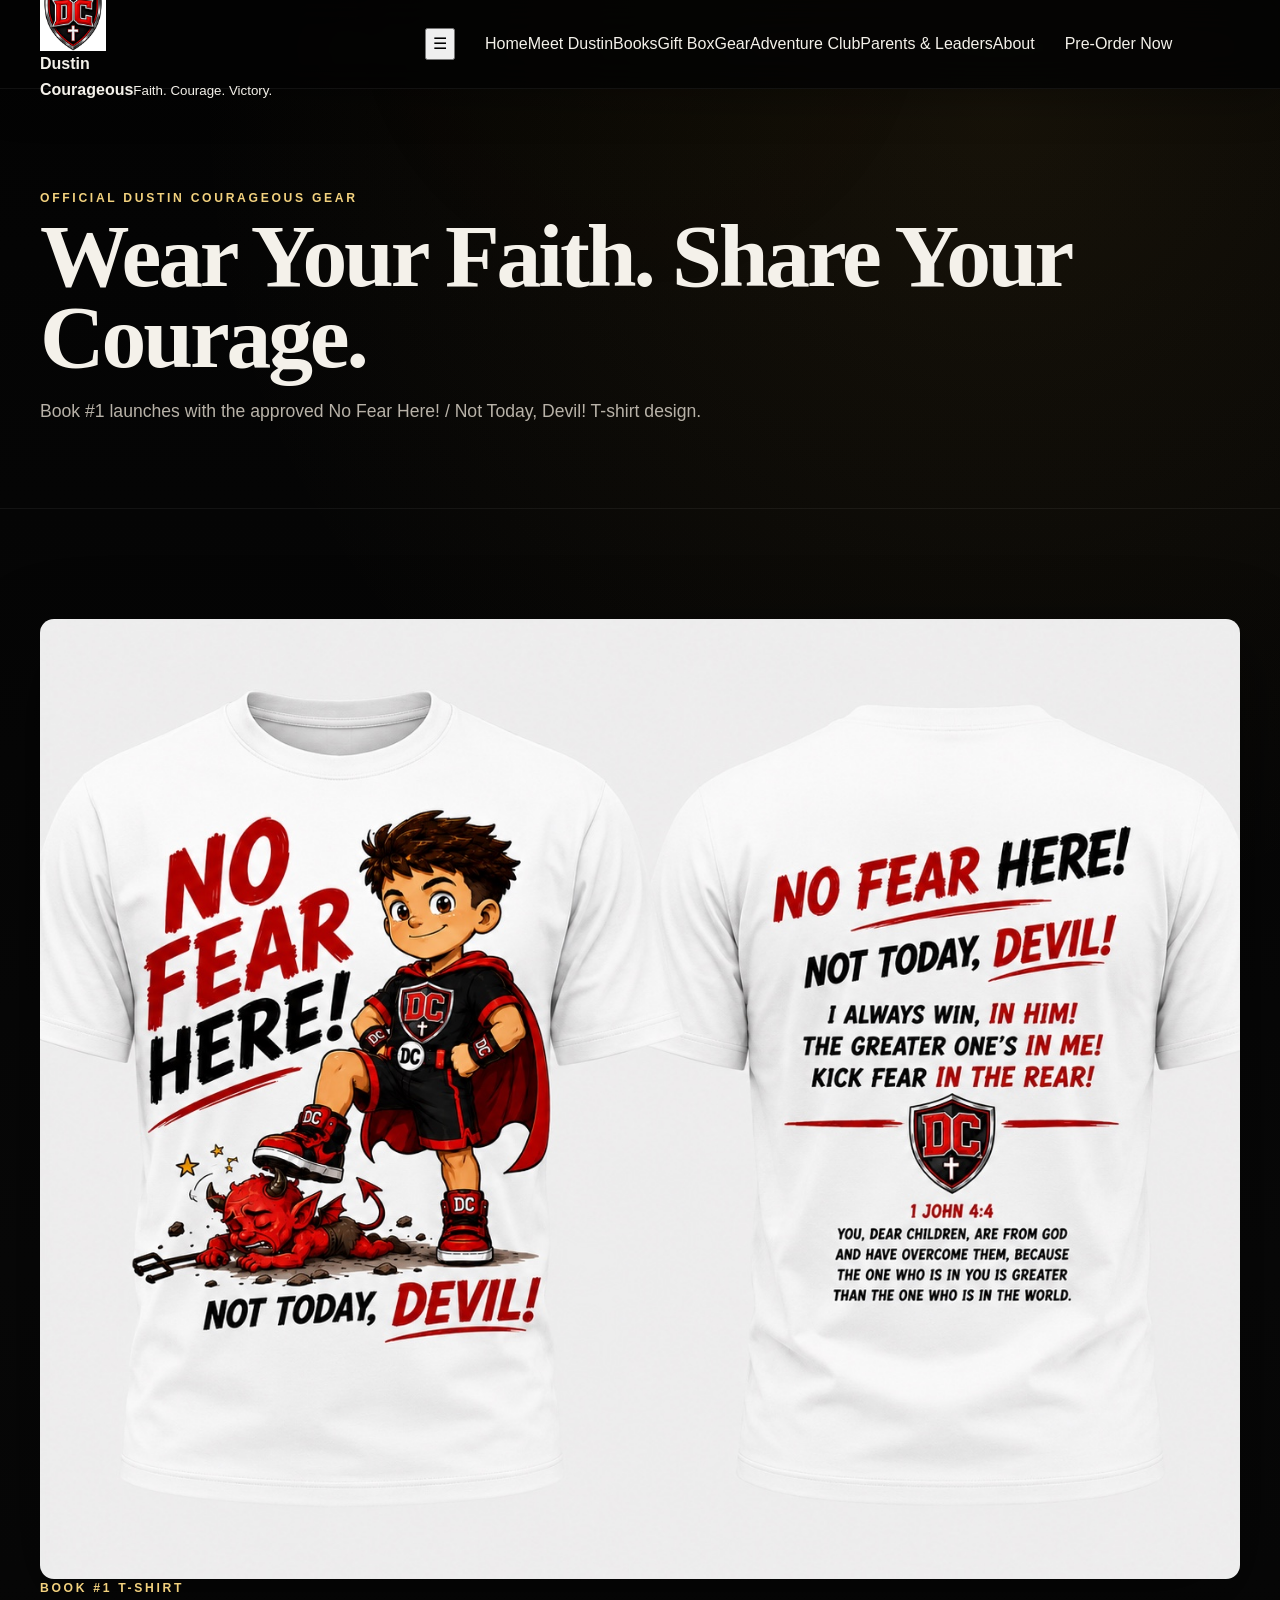
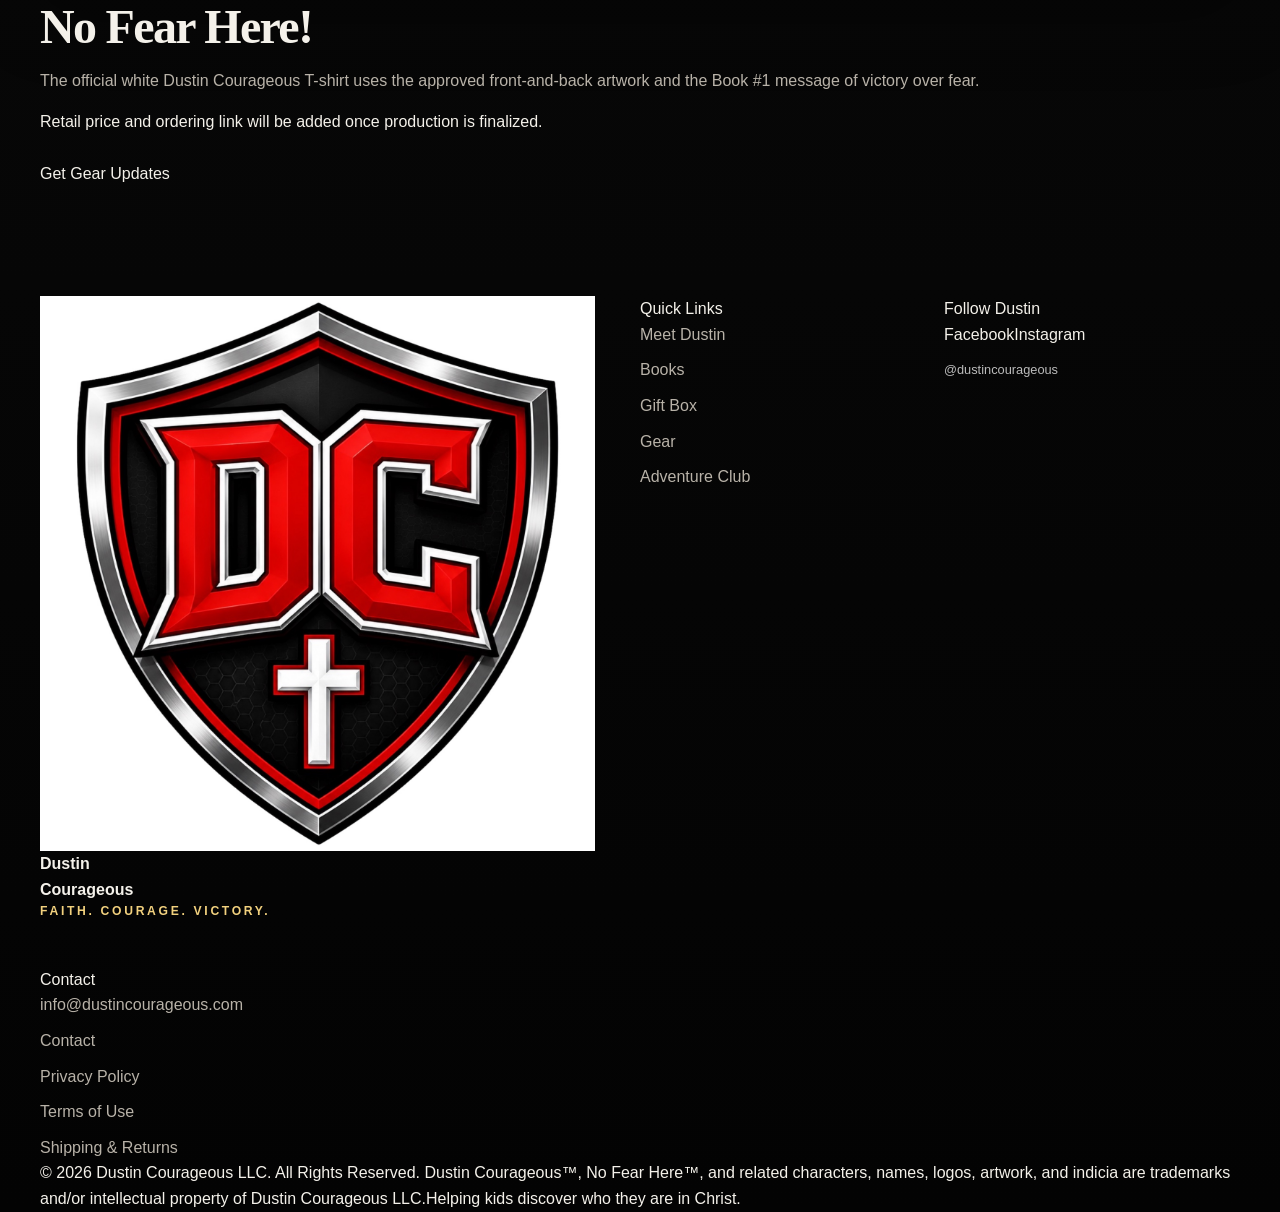
<file: gear.html>
<!doctype html><html lang="en"><head><meta charset="utf-8"><meta name="viewport" content="width=device-width,initial-scale=1"><title>Gear | Dustin Courageous</title><meta name="description" content="Dustin Courageous — Faith. Courage. Victory."><link rel="icon" href="/favicon.ico?v=20260801-v21" sizes="any"><link rel="icon" type="image/png" sizes="32x32" href="/favicon-32x32.png?v=20260801-v21"><link rel="apple-touch-icon" sizes="180x180" href="/apple-touch-icon.png?v=20260801-v21"><link rel="manifest" href="/site.webmanifest?v=20260801-v21"><meta name="theme-color" content="#050505"><link rel="stylesheet" href="assets/css/styles.css"></head><body><header class="site-header"><div class="container nav">
      <a class="brand" href="index.html"><img src="assets/images/dc-shield.jpeg" alt="Official Dustin Courageous DC Shield"><span class="brand-copy"><strong>Dustin<br>Courageous</strong><small>Faith. Courage. Victory.</small></span></a>
      <button class="menu-toggle" aria-label="Open navigation">☰</button>
      <nav class="navlinks"><a class="" href="index.html">Home</a><a class="" href="meet-dustin.html">Meet Dustin</a><a class="" href="books.html">Books</a><a class="" href="gift-box.html">Gift Box</a><a class="active" href="gear.html">Gear</a><a class="" href="adventure-club.html">Adventure Club</a><a class="" href="parents.html">Parents & Leaders</a><a class="" href="about.html">About</a></nav>
      <a class="button small" href="index.html#preorder" data-preorder>Pre-Order Now</a>
    </div></header><main><section class="page-hero"><div class="container"><div class="eyebrow">Official Dustin Courageous Gear</div><h1 class="display">Wear Your Faith. Share Your Courage.</h1><p>Book #1 launches with the approved No Fear Here! / Not Today, Devil! T-shirt design.</p></div></section><section class="section"><div class="container content-grid"><div><img src="assets/images/book1-shirt.jpeg" alt="Approved Book 1 T-shirt front and back" style="border-radius:14px;box-shadow:var(--shadow)"></div><div><div class="eyebrow">Book #1 T-Shirt</div><h2 class="display" style="font-size:3rem">No Fear Here!</h2><p>The official white Dustin Courageous T-shirt uses the approved front-and-back artwork and the Book #1 message of victory over fear.</p><div class="notice">Retail price and ordering link will be added once production is finalized.</div><br><a class="button" href="index.html#launch-list">Get Gear Updates</a></div></div></section></main><footer class="site-footer"><div class="container">
      <div class="footer-grid">
        <div><div class="footer-brand"><img src="assets/images/dc-shield.jpeg" alt="DC Shield"><div><strong>Dustin<br>Courageous</strong><div class="eyebrow">Faith. Courage. Victory.</div></div></div></div>
        <div><div class="footer-title">Quick Links</div><div class="footer-links"><a href="meet-dustin.html">Meet Dustin</a><a href="books.html">Books</a><a href="gift-box.html">Gift Box</a><a href="gear.html">Gear</a><a href="adventure-club.html">Adventure Club</a></div></div>
        <div><div class="footer-title">Follow Dustin</div><div class="socials"><a class="social" href="https://www.facebook.com/share/1BeJMegFEp/?mibextid=wwXIfr" target="_blank" rel="noopener">Facebook</a><a class="social" href="https://www.instagram.com/dustincourageous" target="_blank" rel="noopener">Instagram</a></div><p style="font-size:.8rem;color:#bbb">@dustincourageous</p></div>
        <div><div class="footer-title">Contact</div><div class="footer-links"><a href="mailto:info@dustincourageous.com">info@dustincourageous.com</a><a href="contact.html">Contact</a><a href="privacy.html">Privacy Policy</a><a href="terms.html">Terms of Use</a><a href="shipping-returns.html">Shipping & Returns</a></div></div>
      </div>
      <div class="legal"><span>© 2026 Dustin Courageous LLC. All Rights Reserved. Dustin Courageous™, No Fear Here™, and related characters, names, logos, artwork, and indicia are trademarks and/or intellectual property of Dustin Courageous LLC.</span><span>Helping kids discover who they are in Christ.</span></div>
    </div></footer><script src="assets/js/site.js"></script></body></html>
</file>
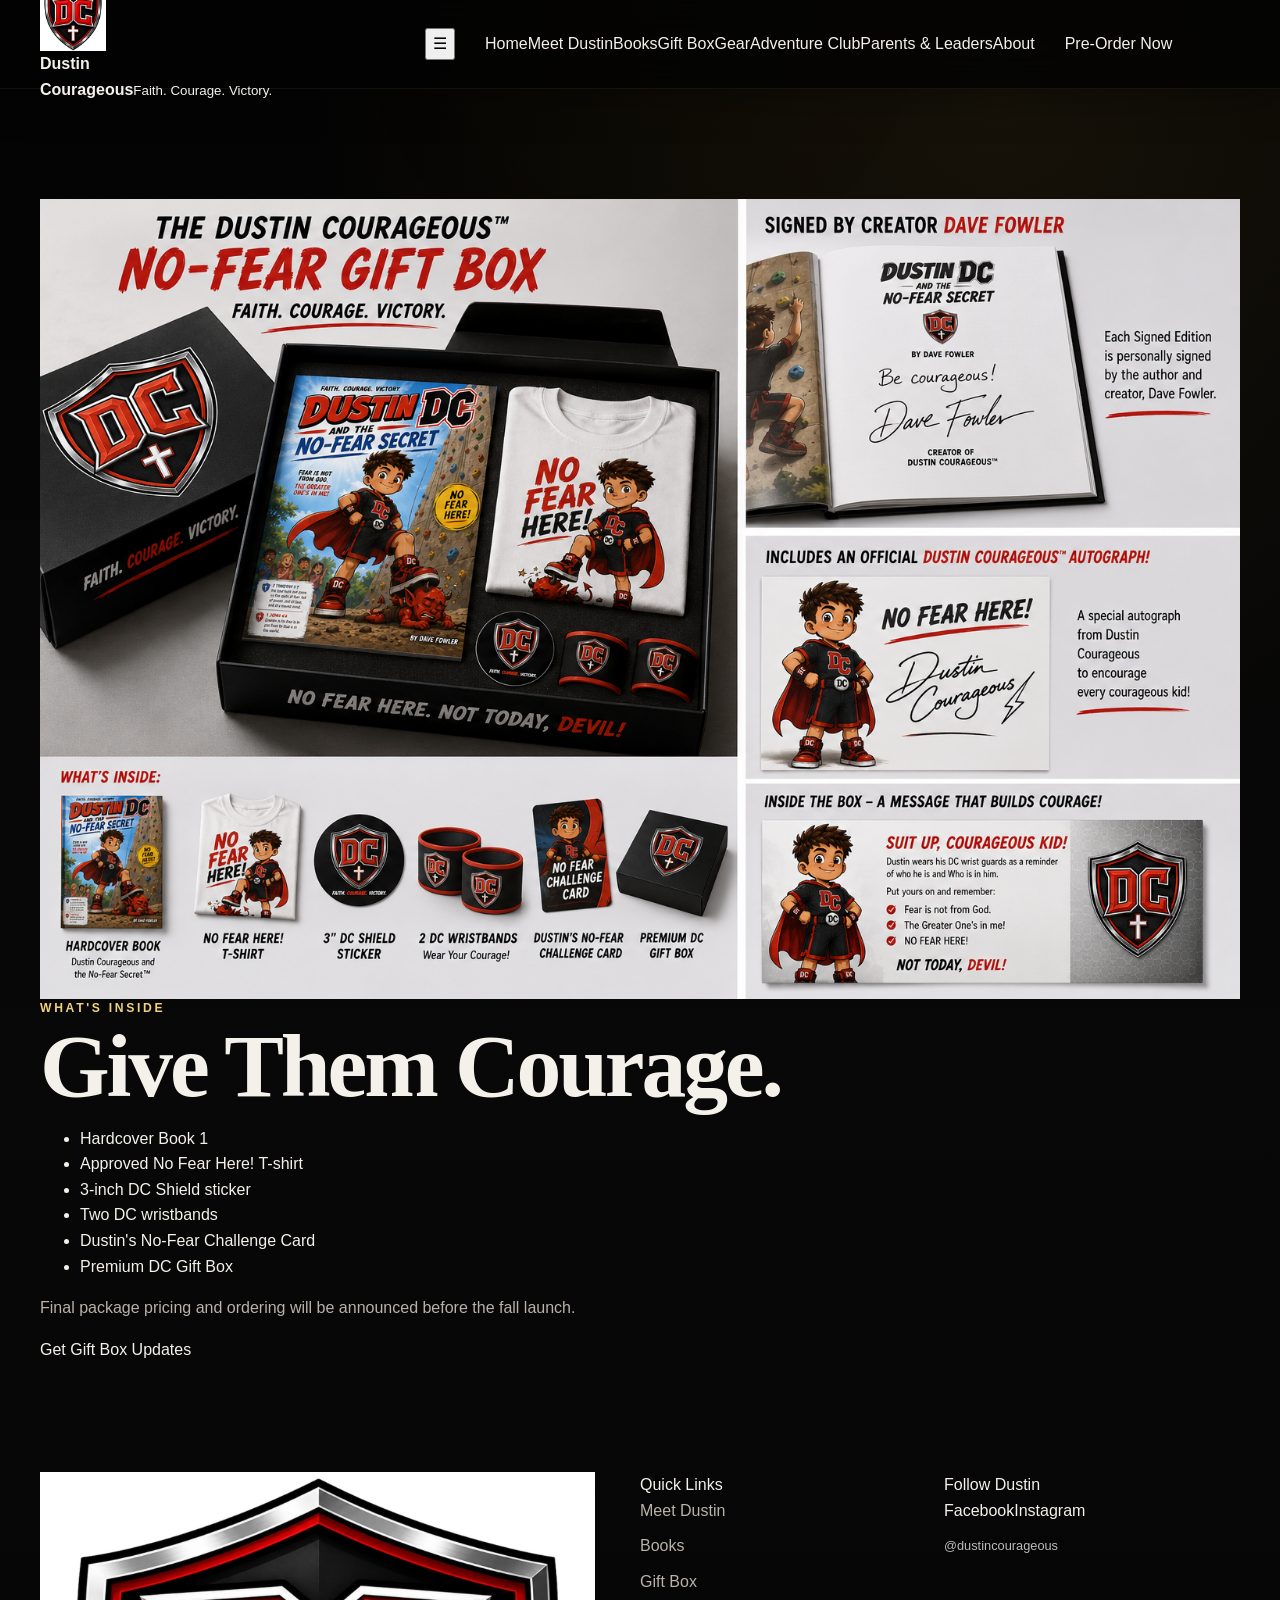
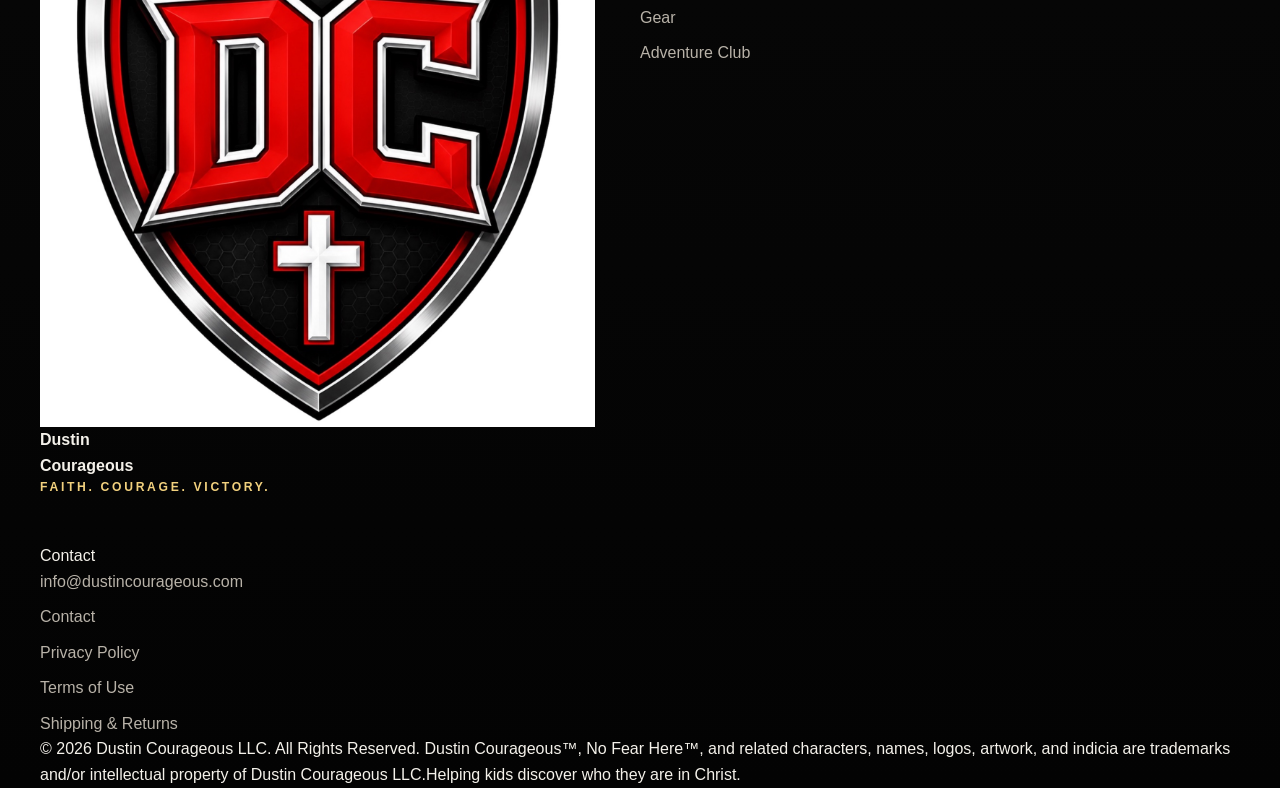
<file: gift-box.html>
<!doctype html><html lang="en"><head><meta charset="utf-8"><meta name="viewport" content="width=device-width,initial-scale=1"><title>Gift Box | Dustin Courageous</title><meta name="description" content="Dustin Courageous — Faith. Courage. Victory."><link rel="icon" href="/favicon.ico?v=20260801-v21" sizes="any"><link rel="icon" type="image/png" sizes="32x32" href="/favicon-32x32.png?v=20260801-v21"><link rel="apple-touch-icon" sizes="180x180" href="/apple-touch-icon.png?v=20260801-v21"><link rel="manifest" href="/site.webmanifest?v=20260801-v21"><meta name="theme-color" content="#050505"><link rel="stylesheet" href="assets/css/styles.css"></head><body><header class="site-header"><div class="container nav">
      <a class="brand" href="index.html"><img src="assets/images/dc-shield.jpeg" alt="Official Dustin Courageous DC Shield"><span class="brand-copy"><strong>Dustin<br>Courageous</strong><small>Faith. Courage. Victory.</small></span></a>
      <button class="menu-toggle" aria-label="Open navigation">☰</button>
      <nav class="navlinks"><a class="" href="index.html">Home</a><a class="" href="meet-dustin.html">Meet Dustin</a><a class="" href="books.html">Books</a><a class="active" href="gift-box.html">Gift Box</a><a class="" href="gear.html">Gear</a><a class="" href="adventure-club.html">Adventure Club</a><a class="" href="parents.html">Parents & Leaders</a><a class="" href="about.html">About</a></nav>
      <a class="button small" href="index.html#preorder" data-preorder>Pre-Order Now</a>
    </div></header><main>
<section class="section giftbox-page-section">
  <div class="container">
    <div class="giftbox-page-card">
      <div class="giftbox-page-media">
        <img src="assets/images/giftbox-approved-final.png" alt="Official Dustin Courageous No-Fear Gift Box, signed edition and courage inserts">
      </div>
      <div class="giftbox-page-copy">
        <div class="eyebrow">What's Inside</div>
        <h1 class="display giftbox-page-title">Give Them Courage.</h1>
        <ul class="list-check giftbox-page-list">
          <li>Hardcover Book 1</li>
          <li>Approved No Fear Here! T-shirt</li>
          <li>3-inch DC Shield sticker</li>
          <li>Two DC wristbands</li>
          <li>Dustin's No-Fear Challenge Card</li>
          <li>Premium DC Gift Box</li>
        </ul>
        <p class="muted giftbox-page-note">Final package pricing and ordering will be announced before the fall launch.</p>
        <a class="button giftbox-page-button" href="index.html#launch-list">Get Gift Box Updates</a>
      </div>
    </div>
  </div>
</section>
</main><footer class="site-footer"><div class="container">
      <div class="footer-grid">
        <div><div class="footer-brand"><img src="assets/images/dc-shield.jpeg" alt="DC Shield"><div><strong>Dustin<br>Courageous</strong><div class="eyebrow">Faith. Courage. Victory.</div></div></div></div>
        <div><div class="footer-title">Quick Links</div><div class="footer-links"><a href="meet-dustin.html">Meet Dustin</a><a href="books.html">Books</a><a href="gift-box.html">Gift Box</a><a href="gear.html">Gear</a><a href="adventure-club.html">Adventure Club</a></div></div>
        <div><div class="footer-title">Follow Dustin</div><div class="socials"><a class="social" href="https://www.facebook.com/share/1BeJMegFEp/?mibextid=wwXIfr" target="_blank" rel="noopener">Facebook</a><a class="social" href="https://www.instagram.com/dustincourageous" target="_blank" rel="noopener">Instagram</a></div><p style="font-size:.8rem;color:#bbb">@dustincourageous</p></div>
        <div><div class="footer-title">Contact</div><div class="footer-links"><a href="mailto:info@dustincourageous.com">info@dustincourageous.com</a><a href="contact.html">Contact</a><a href="privacy.html">Privacy Policy</a><a href="terms.html">Terms of Use</a><a href="shipping-returns.html">Shipping & Returns</a></div></div>
      </div>
      <div class="legal"><span>© 2026 Dustin Courageous LLC. All Rights Reserved. Dustin Courageous™, No Fear Here™, and related characters, names, logos, artwork, and indicia are trademarks and/or intellectual property of Dustin Courageous LLC.</span><span>Helping kids discover who they are in Christ.</span></div>
    </div></footer><script src="assets/js/site.js"></script></body></html>
</file>
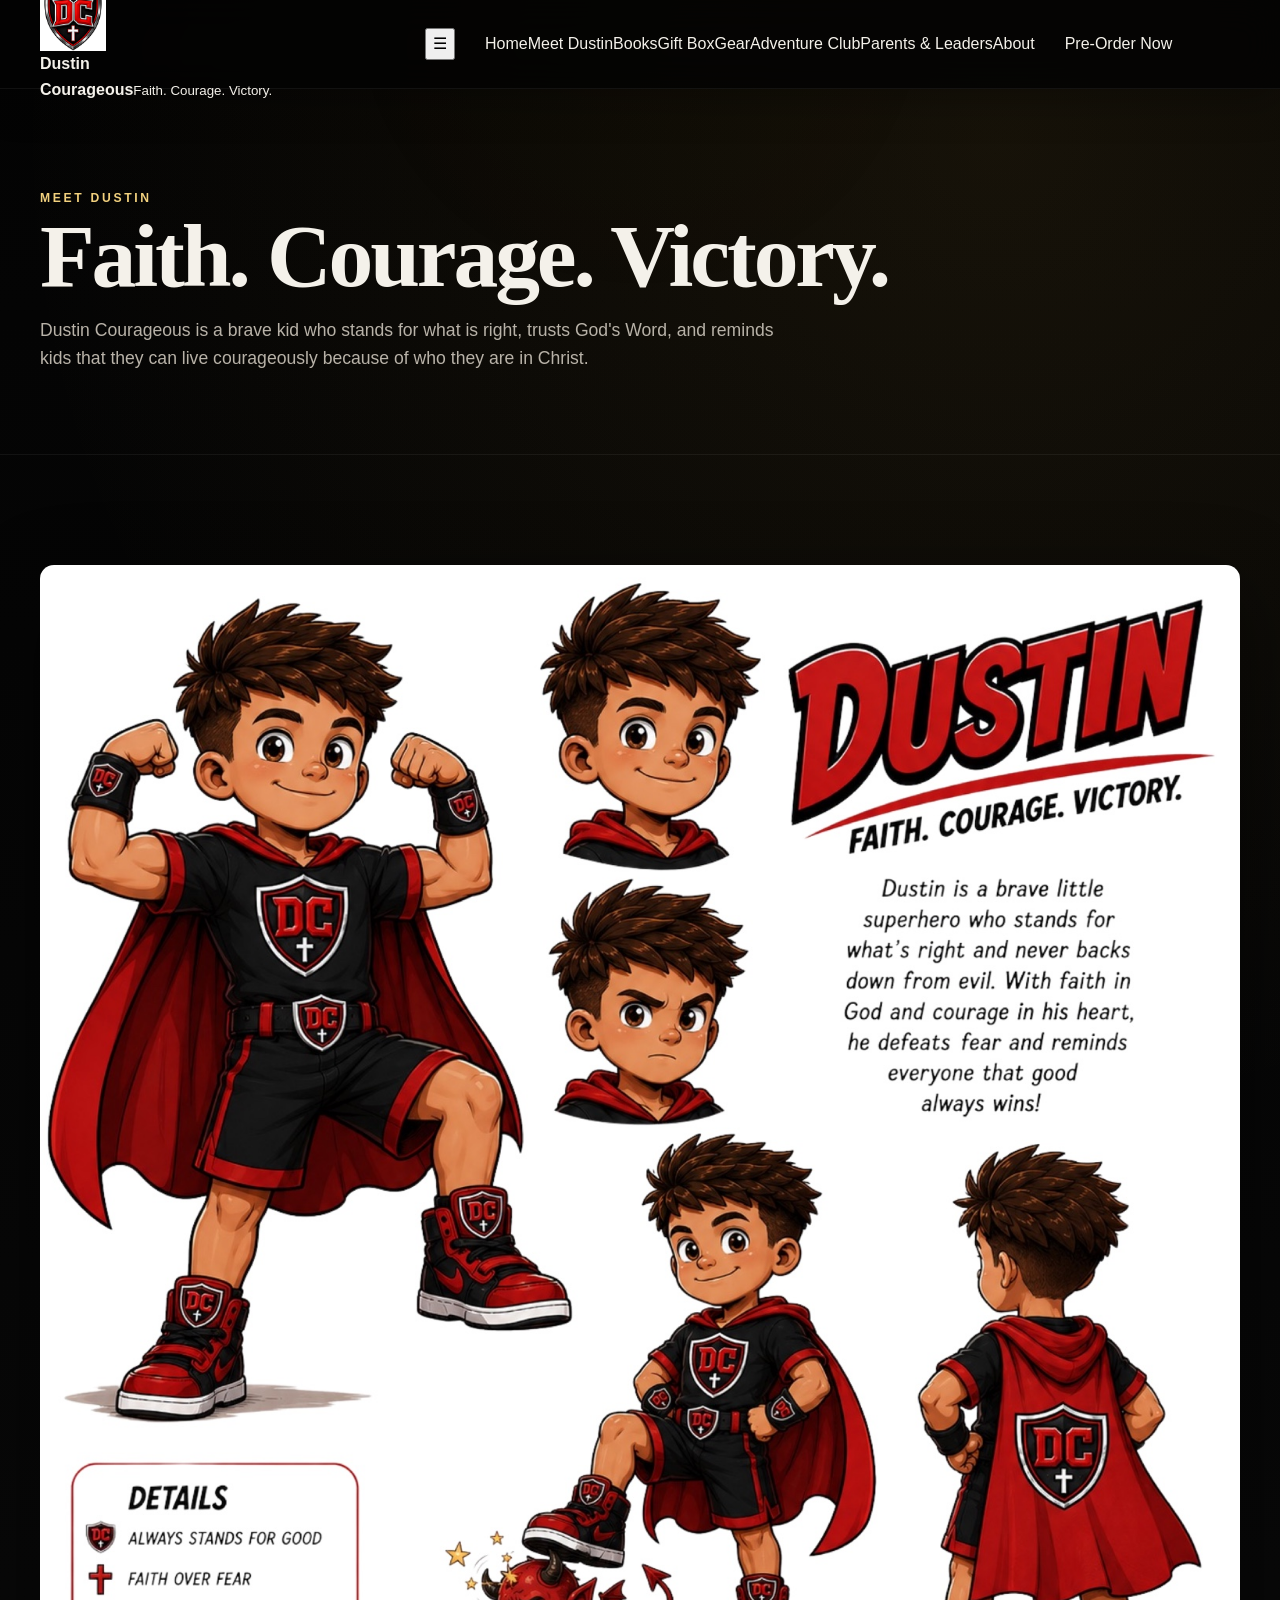
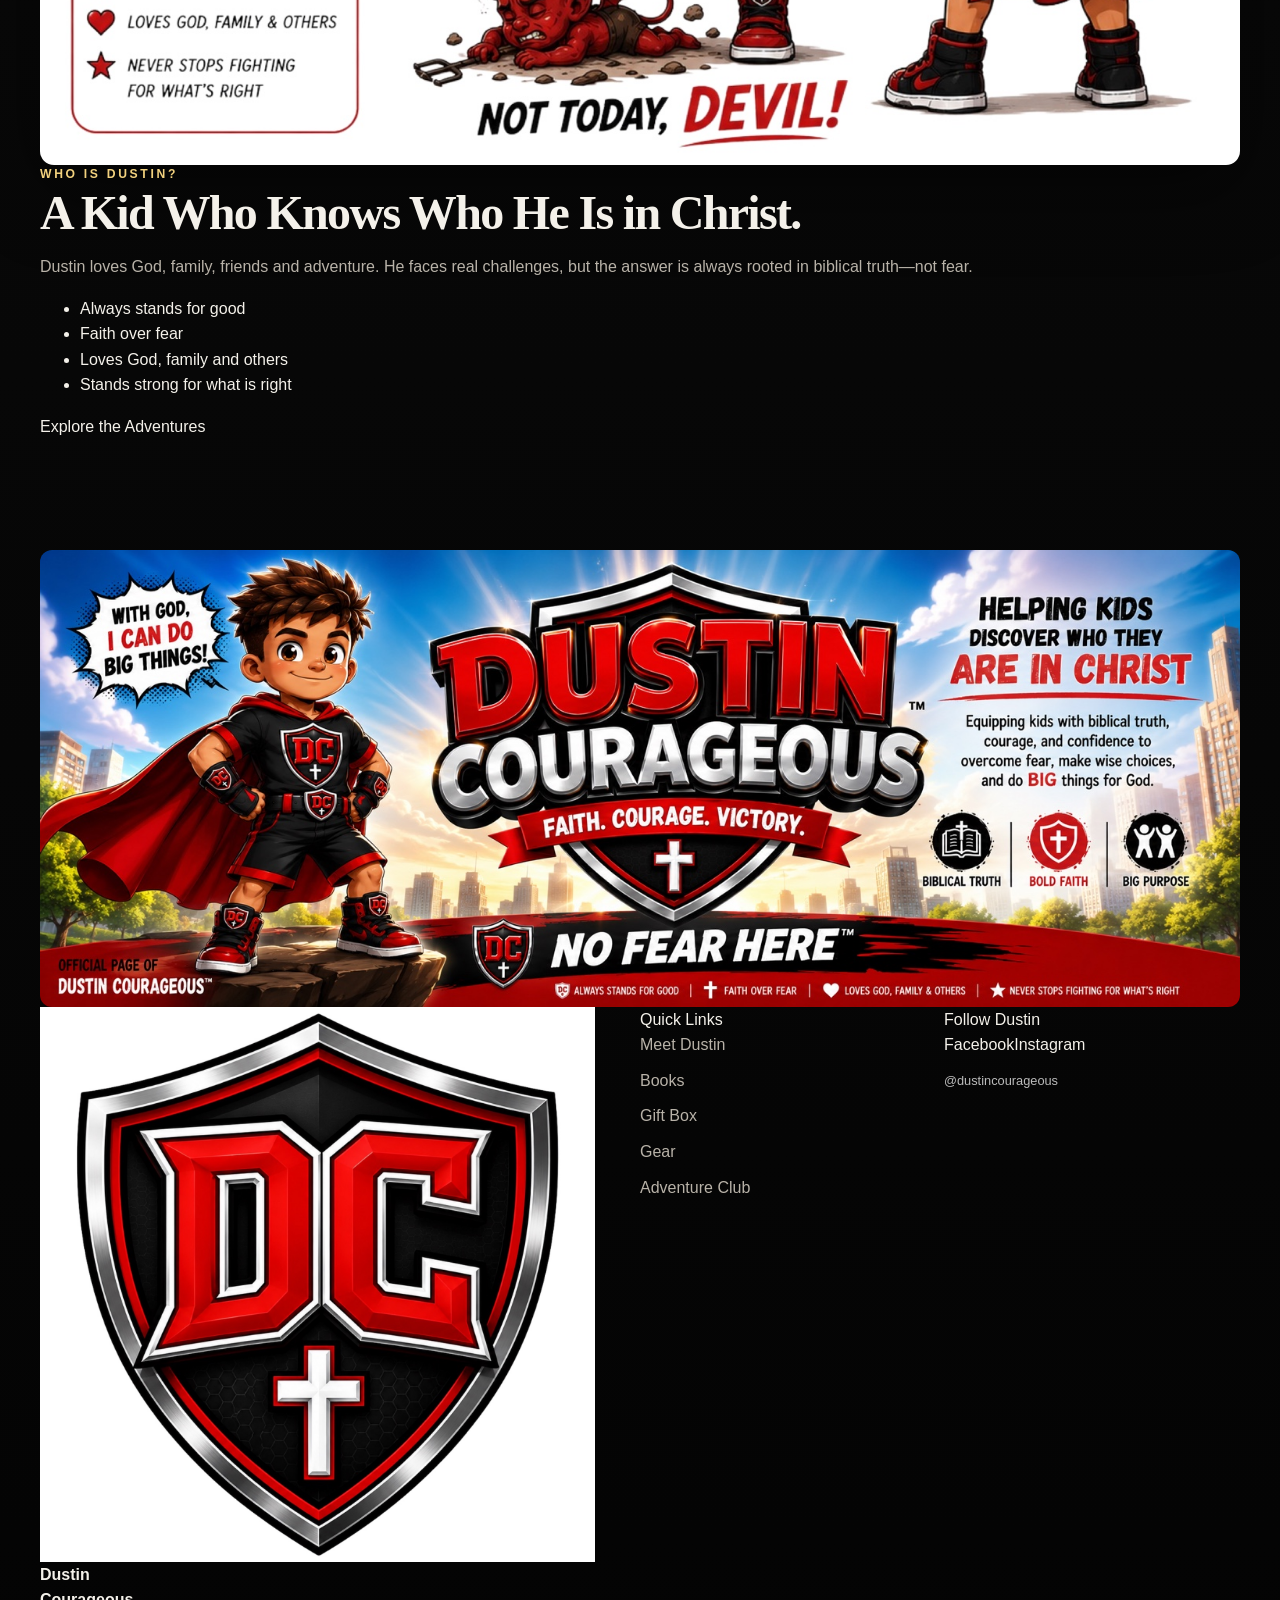
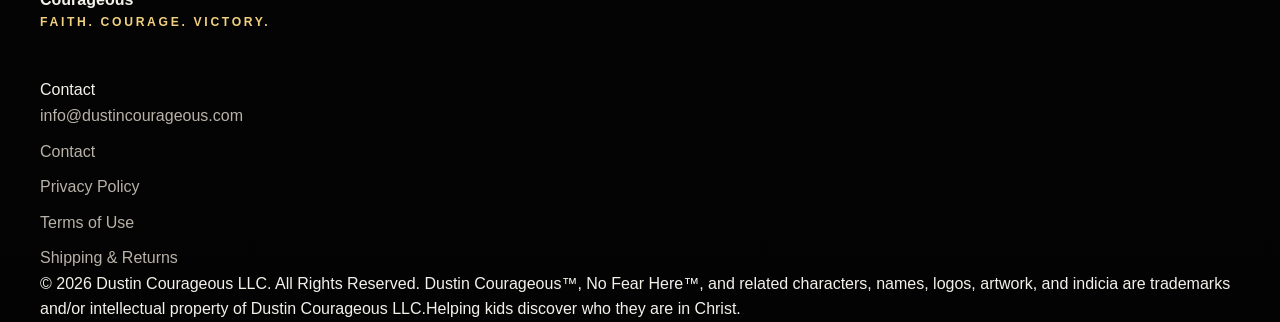
<file: meet-dustin.html>
<!doctype html><html lang="en"><head><meta charset="utf-8"><meta name="viewport" content="width=device-width,initial-scale=1"><title>Meet Dustin | Dustin Courageous</title><meta name="description" content="Dustin Courageous — Faith. Courage. Victory."><link rel="icon" href="/favicon.ico?v=20260801-v21" sizes="any"><link rel="icon" type="image/png" sizes="32x32" href="/favicon-32x32.png?v=20260801-v21"><link rel="apple-touch-icon" sizes="180x180" href="/apple-touch-icon.png?v=20260801-v21"><link rel="manifest" href="/site.webmanifest?v=20260801-v21"><meta name="theme-color" content="#050505"><link rel="stylesheet" href="assets/css/styles.css"></head><body><header class="site-header"><div class="container nav">
      <a class="brand" href="index.html"><img src="assets/images/dc-shield.jpeg" alt="Official Dustin Courageous DC Shield"><span class="brand-copy"><strong>Dustin<br>Courageous</strong><small>Faith. Courage. Victory.</small></span></a>
      <button class="menu-toggle" aria-label="Open navigation">☰</button>
      <nav class="navlinks"><a class="" href="index.html">Home</a><a class="active" href="meet-dustin.html">Meet Dustin</a><a class="" href="books.html">Books</a><a class="" href="gift-box.html">Gift Box</a><a class="" href="gear.html">Gear</a><a class="" href="adventure-club.html">Adventure Club</a><a class="" href="parents.html">Parents & Leaders</a><a class="" href="about.html">About</a></nav>
      <a class="button small" href="index.html#preorder" data-preorder>Pre-Order Now</a>
    </div></header><main><section class="page-hero"><div class="container"><div class="eyebrow">Meet Dustin</div><h1 class="display">Faith. Courage. Victory.</h1><p>Dustin Courageous is a brave kid who stands for what is right, trusts God's Word, and reminds kids that they can live courageously because of who they are in Christ.</p></div></section><section class="section"><div class="container content-grid"><div><img src="assets/images/dustin-character-guide.jpeg" alt="Official Dustin Courageous character guide" style="border-radius:14px;box-shadow:var(--shadow)"></div><div><div class="eyebrow">Who Is Dustin?</div><h2 class="display" style="font-size:3rem">A Kid Who Knows Who He Is in Christ.</h2><p>Dustin loves God, family, friends and adventure. He faces real challenges, but the answer is always rooted in biblical truth—not fear.</p><ul class="list-check"><li>Always stands for good</li><li>Faith over fear</li><li>Loves God, family and others</li><li>Stands strong for what is right</li></ul><a class="button" href="books.html">Explore the Adventures</a></div></div></section><section class="section-tight dark"><div class="container"><img src="assets/images/brand-banner.jpeg" alt="Dustin Courageous mission and brand banner" style="width:100%;border-radius:12px"></div></section></main><footer class="site-footer"><div class="container">
      <div class="footer-grid">
        <div><div class="footer-brand"><img src="assets/images/dc-shield.jpeg" alt="DC Shield"><div><strong>Dustin<br>Courageous</strong><div class="eyebrow">Faith. Courage. Victory.</div></div></div></div>
        <div><div class="footer-title">Quick Links</div><div class="footer-links"><a href="meet-dustin.html">Meet Dustin</a><a href="books.html">Books</a><a href="gift-box.html">Gift Box</a><a href="gear.html">Gear</a><a href="adventure-club.html">Adventure Club</a></div></div>
        <div><div class="footer-title">Follow Dustin</div><div class="socials"><a class="social" href="https://www.facebook.com/share/1BeJMegFEp/?mibextid=wwXIfr" target="_blank" rel="noopener">Facebook</a><a class="social" href="https://www.instagram.com/dustincourageous" target="_blank" rel="noopener">Instagram</a></div><p style="font-size:.8rem;color:#bbb">@dustincourageous</p></div>
        <div><div class="footer-title">Contact</div><div class="footer-links"><a href="mailto:info@dustincourageous.com">info@dustincourageous.com</a><a href="contact.html">Contact</a><a href="privacy.html">Privacy Policy</a><a href="terms.html">Terms of Use</a><a href="shipping-returns.html">Shipping & Returns</a></div></div>
      </div>
      <div class="legal"><span>© 2026 Dustin Courageous LLC. All Rights Reserved. Dustin Courageous™, No Fear Here™, and related characters, names, logos, artwork, and indicia are trademarks and/or intellectual property of Dustin Courageous LLC.</span><span>Helping kids discover who they are in Christ.</span></div>
    </div></footer><script src="assets/js/site.js"></script></body></html>
</file>
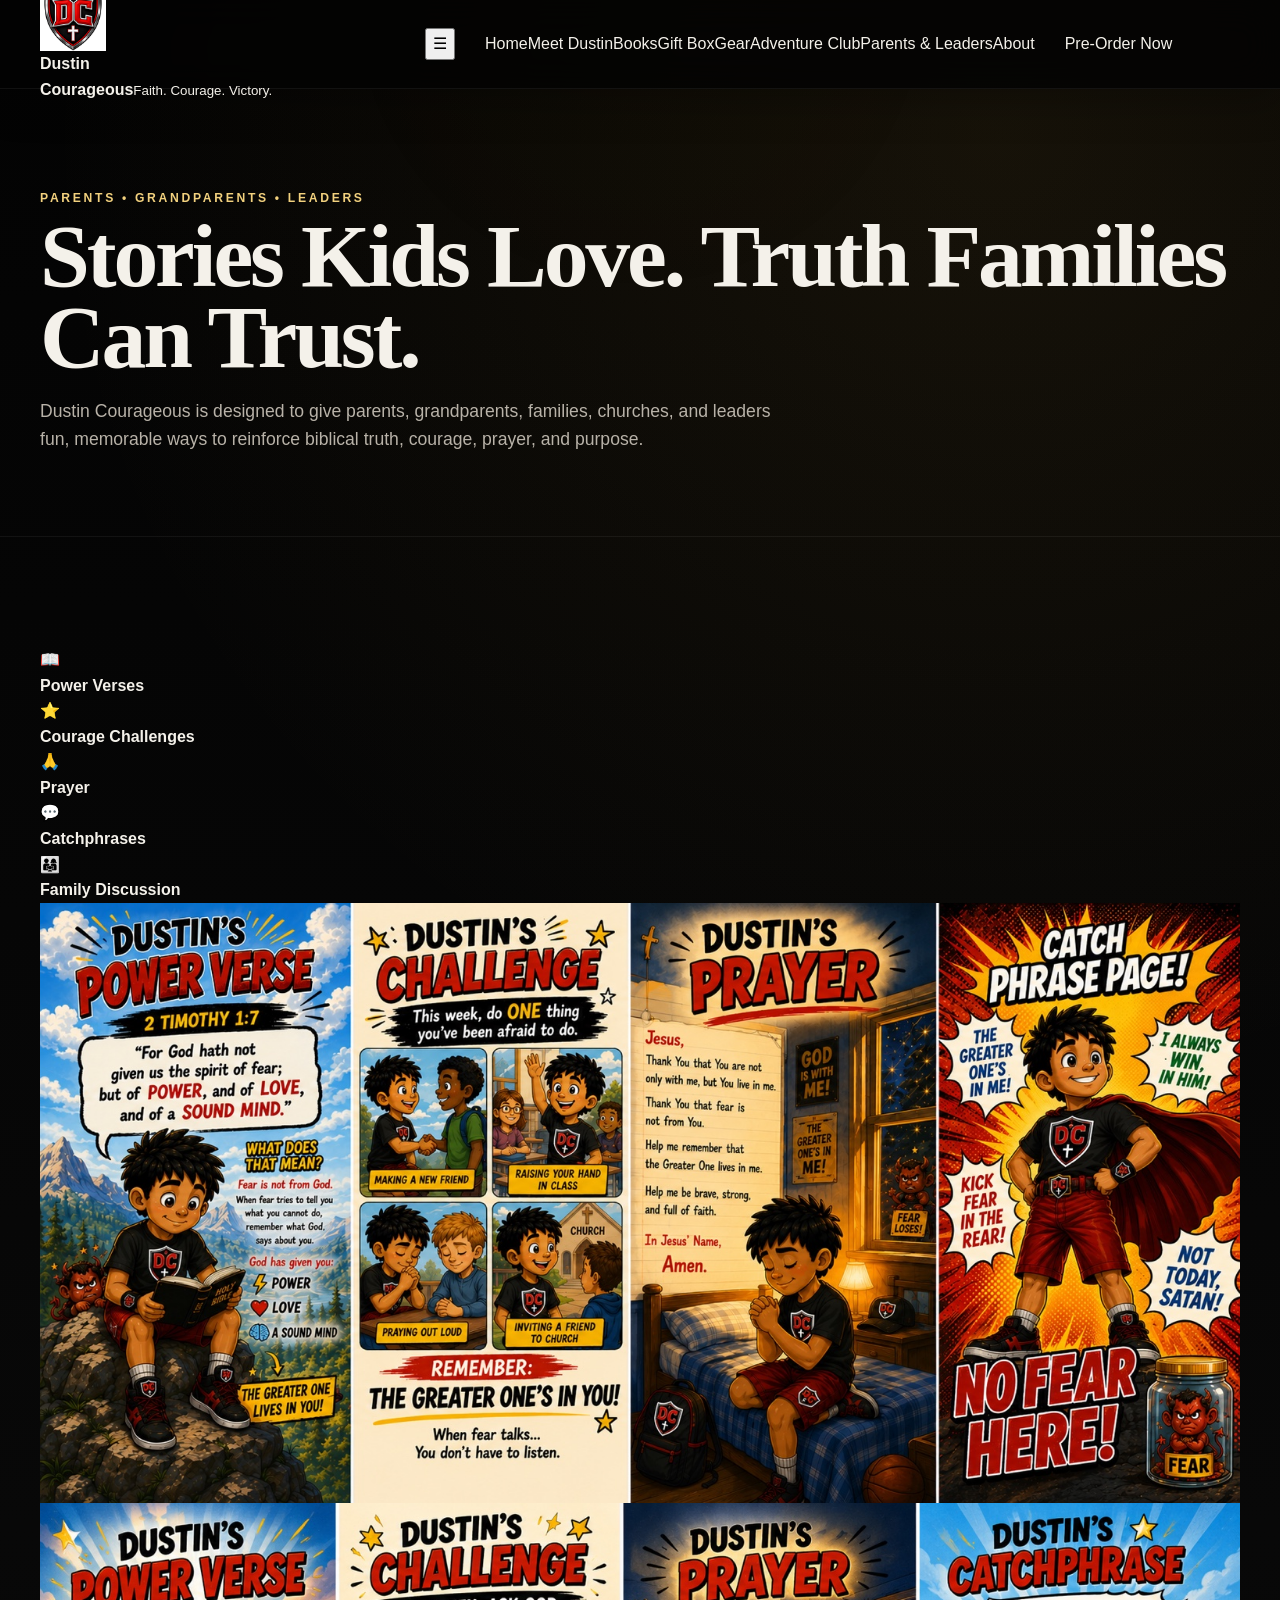
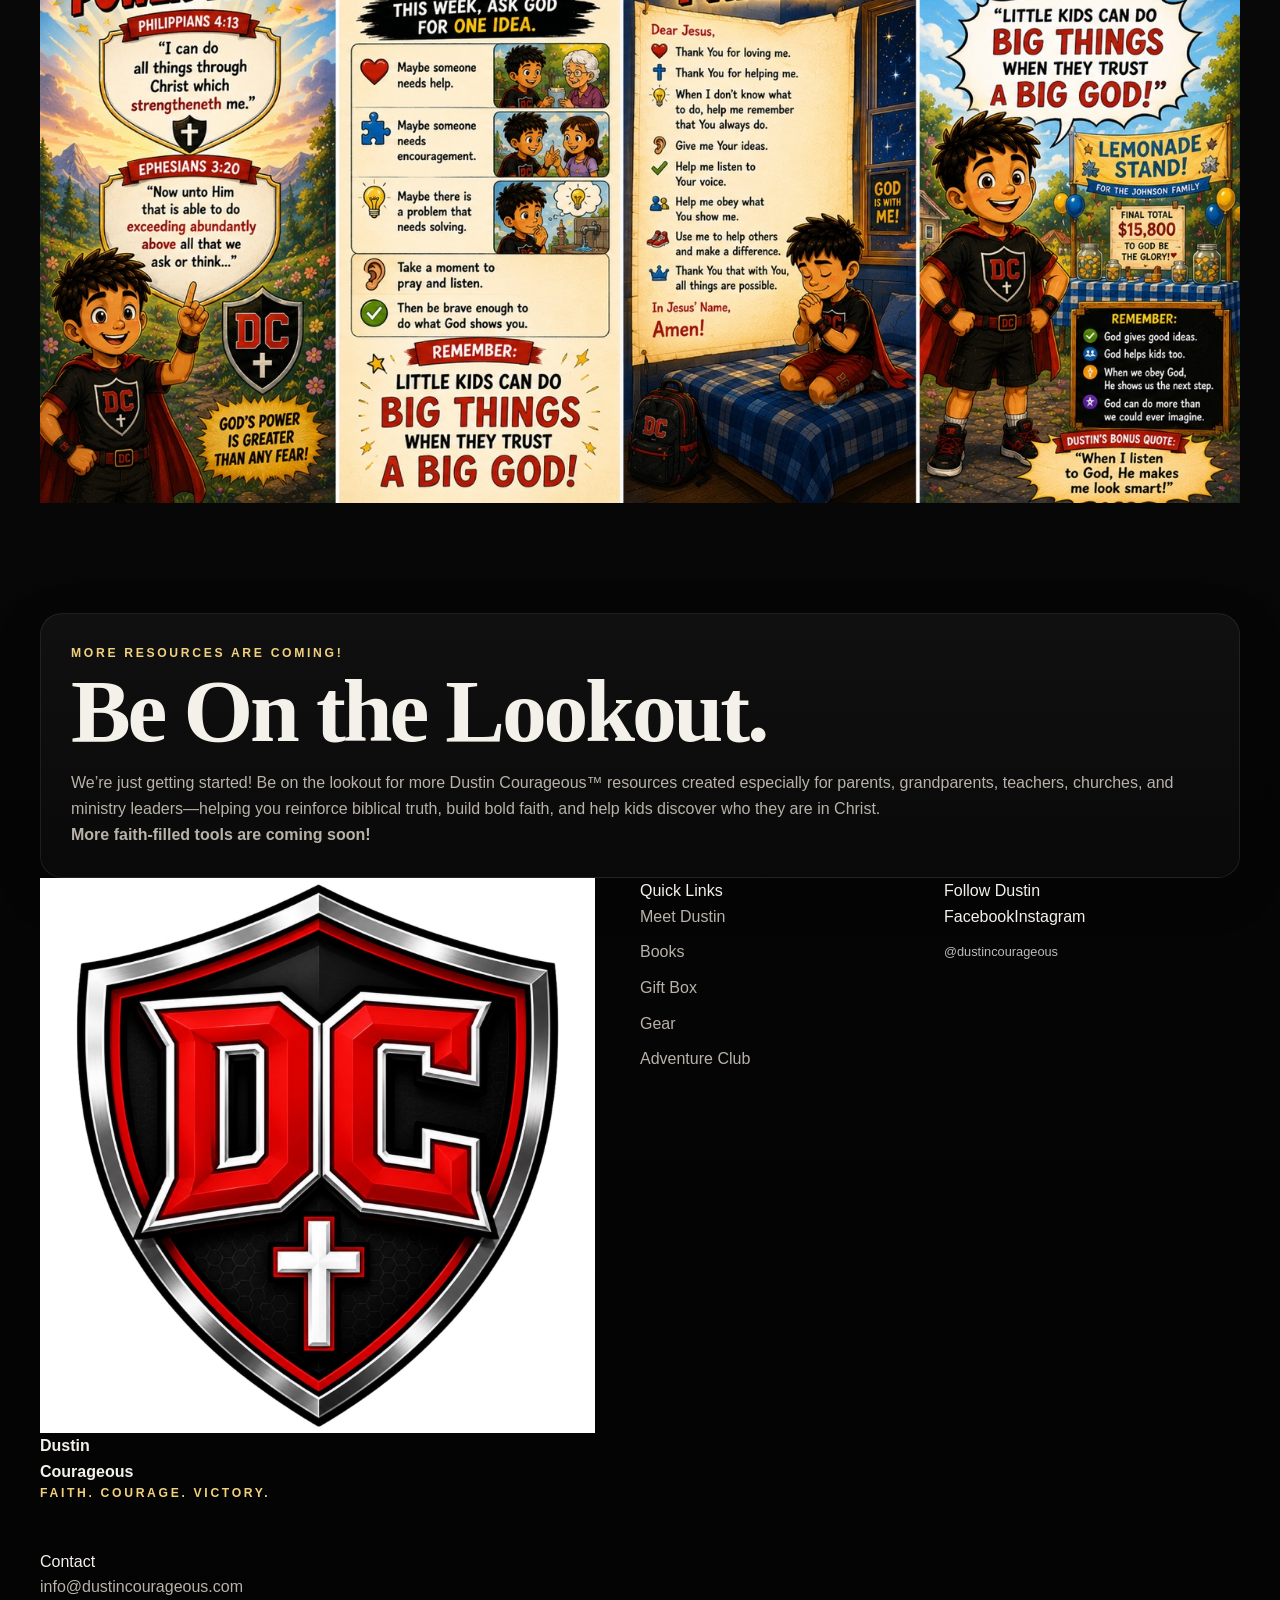
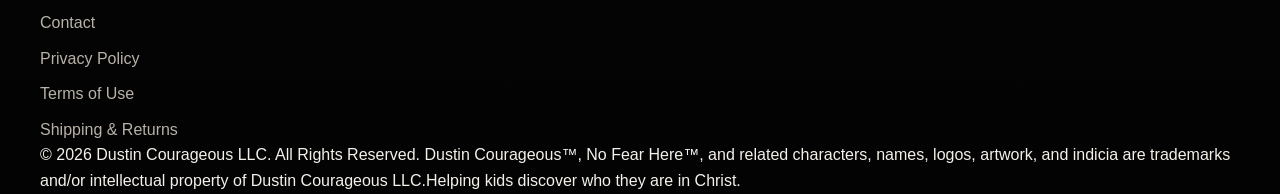
<file: parents.html>
<!doctype html><html lang="en"><head><meta charset="utf-8"><meta name="viewport" content="width=device-width,initial-scale=1"><title>Parents, Grandparents & Leaders | Dustin Courageous</title><meta name="description" content="Dustin Courageous — Faith. Courage. Victory."><link rel="icon" href="/favicon.ico?v=20260801-v21" sizes="any"><link rel="icon" type="image/png" sizes="32x32" href="/favicon-32x32.png?v=20260801-v21"><link rel="apple-touch-icon" sizes="180x180" href="/apple-touch-icon.png?v=20260801-v21"><link rel="manifest" href="/site.webmanifest?v=20260801-v21"><meta name="theme-color" content="#050505"><link rel="stylesheet" href="assets/css/styles.css?v=20260801-v23-launch-candidate"></head><body><header class="site-header"><div class="container nav">
      <a class="brand" href="index.html"><img src="assets/images/dc-shield.jpeg" alt="Official Dustin Courageous DC Shield"><span class="brand-copy"><strong>Dustin<br>Courageous</strong><small>Faith. Courage. Victory.</small></span></a>
      <button class="menu-toggle" aria-label="Open navigation">☰</button>
      <nav class="navlinks"><a class="" href="index.html">Home</a><a class="" href="meet-dustin.html">Meet Dustin</a><a class="" href="books.html">Books</a><a class="" href="gift-box.html">Gift Box</a><a class="" href="gear.html">Gear</a><a class="" href="adventure-club.html">Adventure Club</a><a class="active" href="parents.html">Parents & Leaders</a><a class="" href="about.html">About</a></nav>
      <a class="button small" href="index.html#preorder" data-preorder>Pre-Order Now</a>
    </div></header><main><section class="page-hero"><div class="container"><div class="eyebrow">Parents • Grandparents • Leaders</div><h1 class="display">Stories Kids Love. Truth Families Can Trust.</h1><p>Dustin Courageous is designed to give parents, grandparents, families, churches, and leaders fun, memorable ways to reinforce biblical truth, courage, prayer, and purpose.</p></div></section><section class="section"><div class="container"><div class="resource-grid"><div class="resource"><div class="icon">📖</div><strong>Power Verses</strong></div><div class="resource"><div class="icon">⭐</div><strong>Courage Challenges</strong></div><div class="resource"><div class="icon">🙏</div><strong>Prayer</strong></div><div class="resource"><div class="icon">💬</div><strong>Catchphrases</strong></div><div class="resource"><div class="icon">👨‍👩‍👧</div><strong>Family Discussion</strong></div></div><div class="gallery-grid"><img src="assets/images/book1-cards.jpeg" alt="Book 1 cards"><img src="assets/images/book2-cards.jpeg" alt="Book 2 cards"></div></div></section><section class="section-tight"><div class="container"><div class="coming-resources card"><div class="eyebrow">More Resources Are Coming!</div><h2 class="display">Be On the Lookout.</h2><p>We’re just getting started! Be on the lookout for more Dustin Courageous™ resources created especially for parents, grandparents, teachers, churches, and ministry leaders—helping you reinforce biblical truth, build bold faith, and help kids discover who they are in Christ.</p><p><strong>More faith-filled tools are coming soon!</strong></p></div></div></section></main><footer class="site-footer"><div class="container">
      <div class="footer-grid">
        <div><div class="footer-brand"><img src="assets/images/dc-shield.jpeg" alt="DC Shield"><div><strong>Dustin<br>Courageous</strong><div class="eyebrow">Faith. Courage. Victory.</div></div></div></div>
        <div><div class="footer-title">Quick Links</div><div class="footer-links"><a href="meet-dustin.html">Meet Dustin</a><a href="books.html">Books</a><a href="gift-box.html">Gift Box</a><a href="gear.html">Gear</a><a href="adventure-club.html">Adventure Club</a></div></div>
        <div><div class="footer-title">Follow Dustin</div><div class="socials"><a class="social" href="https://www.facebook.com/share/1BeJMegFEp/?mibextid=wwXIfr" target="_blank" rel="noopener">Facebook</a><a class="social" href="https://www.instagram.com/dustincourageous" target="_blank" rel="noopener">Instagram</a></div><p style="font-size:.8rem;color:#bbb">@dustincourageous</p></div>
        <div><div class="footer-title">Contact</div><div class="footer-links"><a href="mailto:info@dustincourageous.com">info@dustincourageous.com</a><a href="contact.html">Contact</a><a href="privacy.html">Privacy Policy</a><a href="terms.html">Terms of Use</a><a href="shipping-returns.html">Shipping & Returns</a></div></div>
      </div>
      <div class="legal"><span>© 2026 Dustin Courageous LLC. All Rights Reserved. Dustin Courageous™, No Fear Here™, and related characters, names, logos, artwork, and indicia are trademarks and/or intellectual property of Dustin Courageous LLC.</span><span>Helping kids discover who they are in Christ.</span></div>
    </div></footer><script src="assets/js/site.js"></script></body></html>
</file>
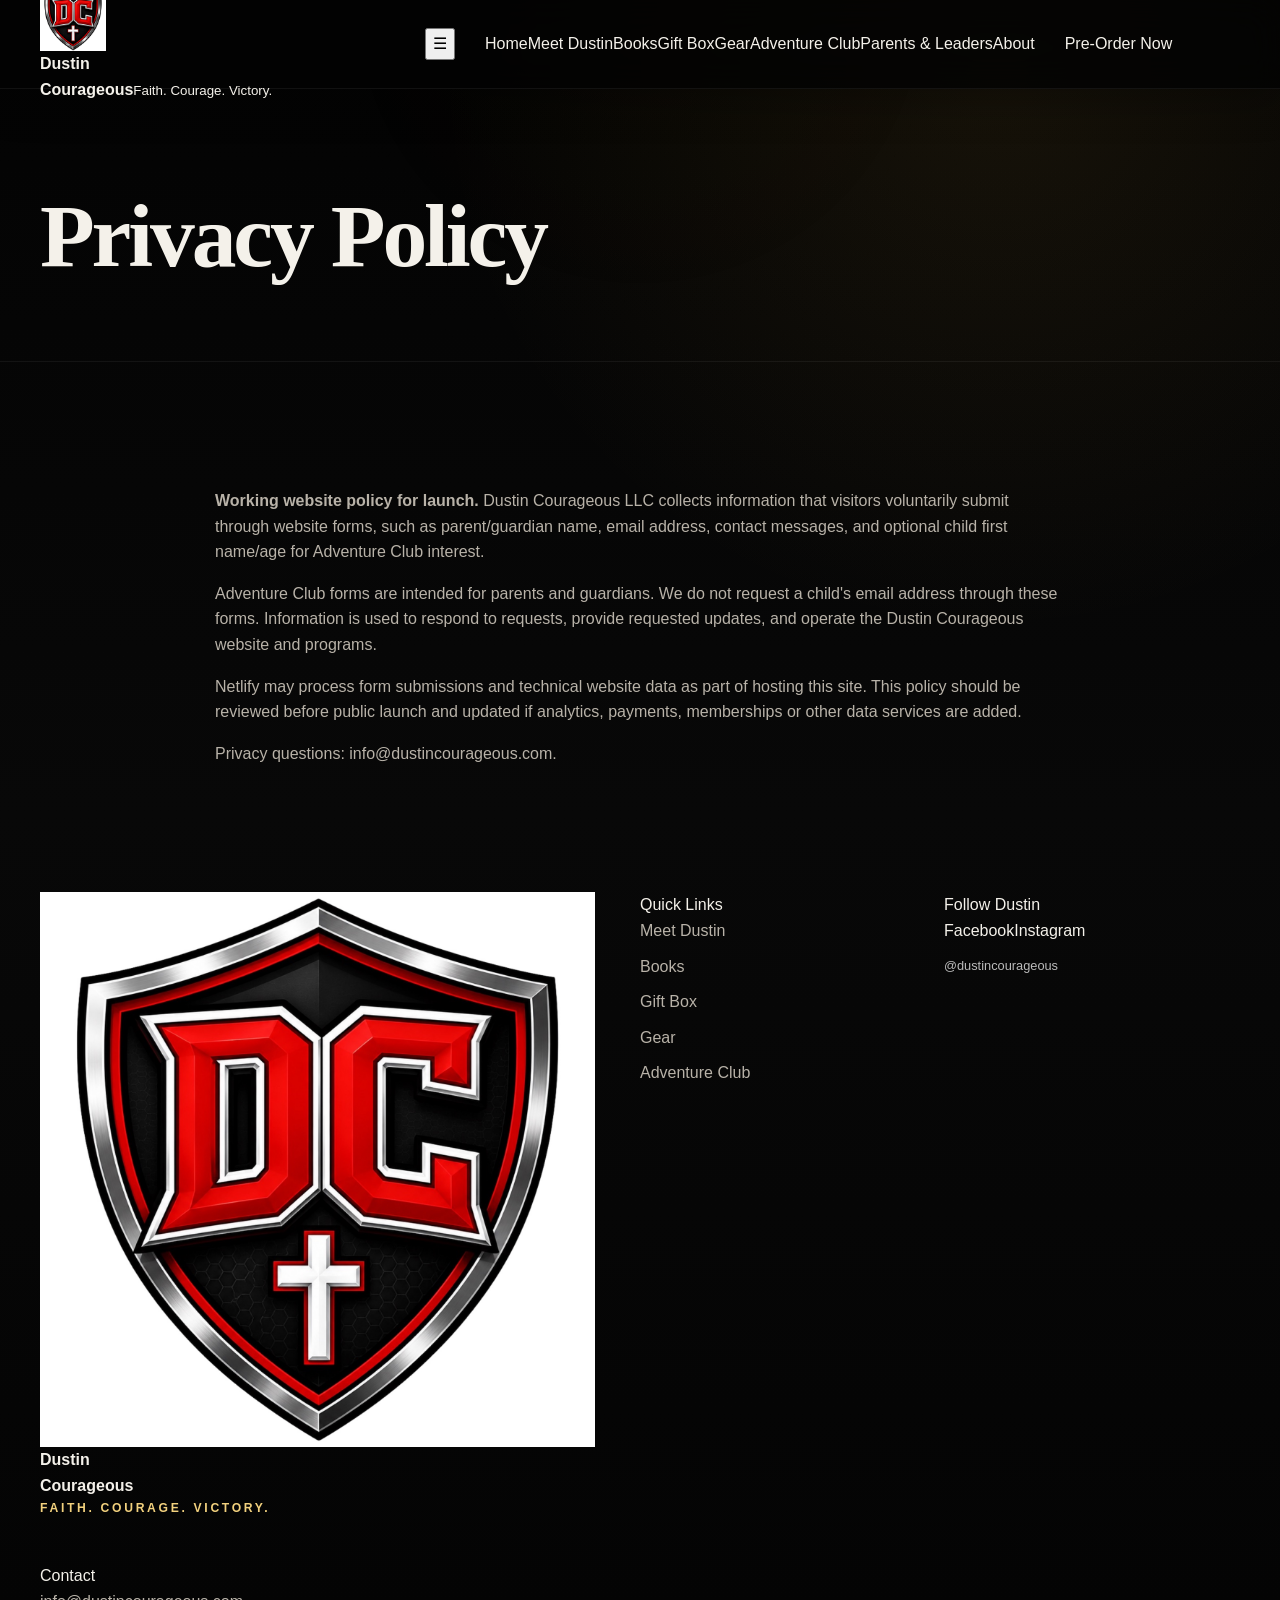
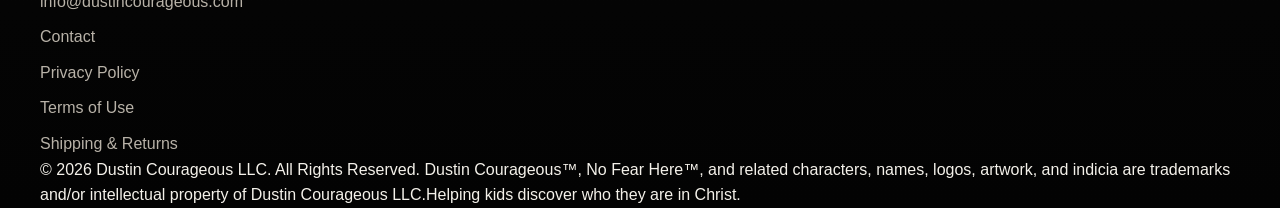
<file: privacy.html>
<!doctype html><html lang="en"><head><meta charset="utf-8"><meta name="viewport" content="width=device-width,initial-scale=1"><title>Privacy Policy | Dustin Courageous</title><meta name="description" content="Dustin Courageous — Faith. Courage. Victory."><link rel="icon" href="/favicon.ico?v=20260801-v21" sizes="any"><link rel="icon" type="image/png" sizes="32x32" href="/favicon-32x32.png?v=20260801-v21"><link rel="apple-touch-icon" sizes="180x180" href="/apple-touch-icon.png?v=20260801-v21"><link rel="manifest" href="/site.webmanifest?v=20260801-v21"><meta name="theme-color" content="#050505"><link rel="stylesheet" href="assets/css/styles.css"></head><body><header class="site-header"><div class="container nav">
      <a class="brand" href="index.html"><img src="assets/images/dc-shield.jpeg" alt="Official Dustin Courageous DC Shield"><span class="brand-copy"><strong>Dustin<br>Courageous</strong><small>Faith. Courage. Victory.</small></span></a>
      <button class="menu-toggle" aria-label="Open navigation">☰</button>
      <nav class="navlinks"><a class="" href="index.html">Home</a><a class="" href="meet-dustin.html">Meet Dustin</a><a class="" href="books.html">Books</a><a class="" href="gift-box.html">Gift Box</a><a class="" href="gear.html">Gear</a><a class="" href="adventure-club.html">Adventure Club</a><a class="" href="parents.html">Parents & Leaders</a><a class="" href="about.html">About</a></nav>
      <a class="button small" href="index.html#preorder" data-preorder>Pre-Order Now</a>
    </div></header><main><section class="page-hero"><div class="container"><h1 class="display">Privacy Policy</h1></div></section><section class="section"><div class="container" style="max-width:850px"><p><strong>Working website policy for launch.</strong> Dustin Courageous LLC collects information that visitors voluntarily submit through website forms, such as parent/guardian name, email address, contact messages, and optional child first name/age for Adventure Club interest.</p><p>Adventure Club forms are intended for parents and guardians. We do not request a child's email address through these forms. Information is used to respond to requests, provide requested updates, and operate the Dustin Courageous website and programs.</p><p>Netlify may process form submissions and technical website data as part of hosting this site. This policy should be reviewed before public launch and updated if analytics, payments, memberships or other data services are added.</p><p>Privacy questions: <a href="mailto:info@dustincourageous.com">info@dustincourageous.com</a>.</p></div></section></main><footer class="site-footer"><div class="container">
      <div class="footer-grid">
        <div><div class="footer-brand"><img src="assets/images/dc-shield.jpeg" alt="DC Shield"><div><strong>Dustin<br>Courageous</strong><div class="eyebrow">Faith. Courage. Victory.</div></div></div></div>
        <div><div class="footer-title">Quick Links</div><div class="footer-links"><a href="meet-dustin.html">Meet Dustin</a><a href="books.html">Books</a><a href="gift-box.html">Gift Box</a><a href="gear.html">Gear</a><a href="adventure-club.html">Adventure Club</a></div></div>
        <div><div class="footer-title">Follow Dustin</div><div class="socials"><a class="social" href="https://www.facebook.com/share/1BeJMegFEp/?mibextid=wwXIfr" target="_blank" rel="noopener">Facebook</a><a class="social" href="https://www.instagram.com/dustincourageous" target="_blank" rel="noopener">Instagram</a></div><p style="font-size:.8rem;color:#bbb">@dustincourageous</p></div>
        <div><div class="footer-title">Contact</div><div class="footer-links"><a href="mailto:info@dustincourageous.com">info@dustincourageous.com</a><a href="contact.html">Contact</a><a href="privacy.html">Privacy Policy</a><a href="terms.html">Terms of Use</a><a href="shipping-returns.html">Shipping & Returns</a></div></div>
      </div>
      <div class="legal"><span>© 2026 Dustin Courageous LLC. All Rights Reserved. Dustin Courageous™, No Fear Here™, and related characters, names, logos, artwork, and indicia are trademarks and/or intellectual property of Dustin Courageous LLC.</span><span>Helping kids discover who they are in Christ.</span></div>
    </div></footer><script src="assets/js/site.js"></script></body></html>
</file>
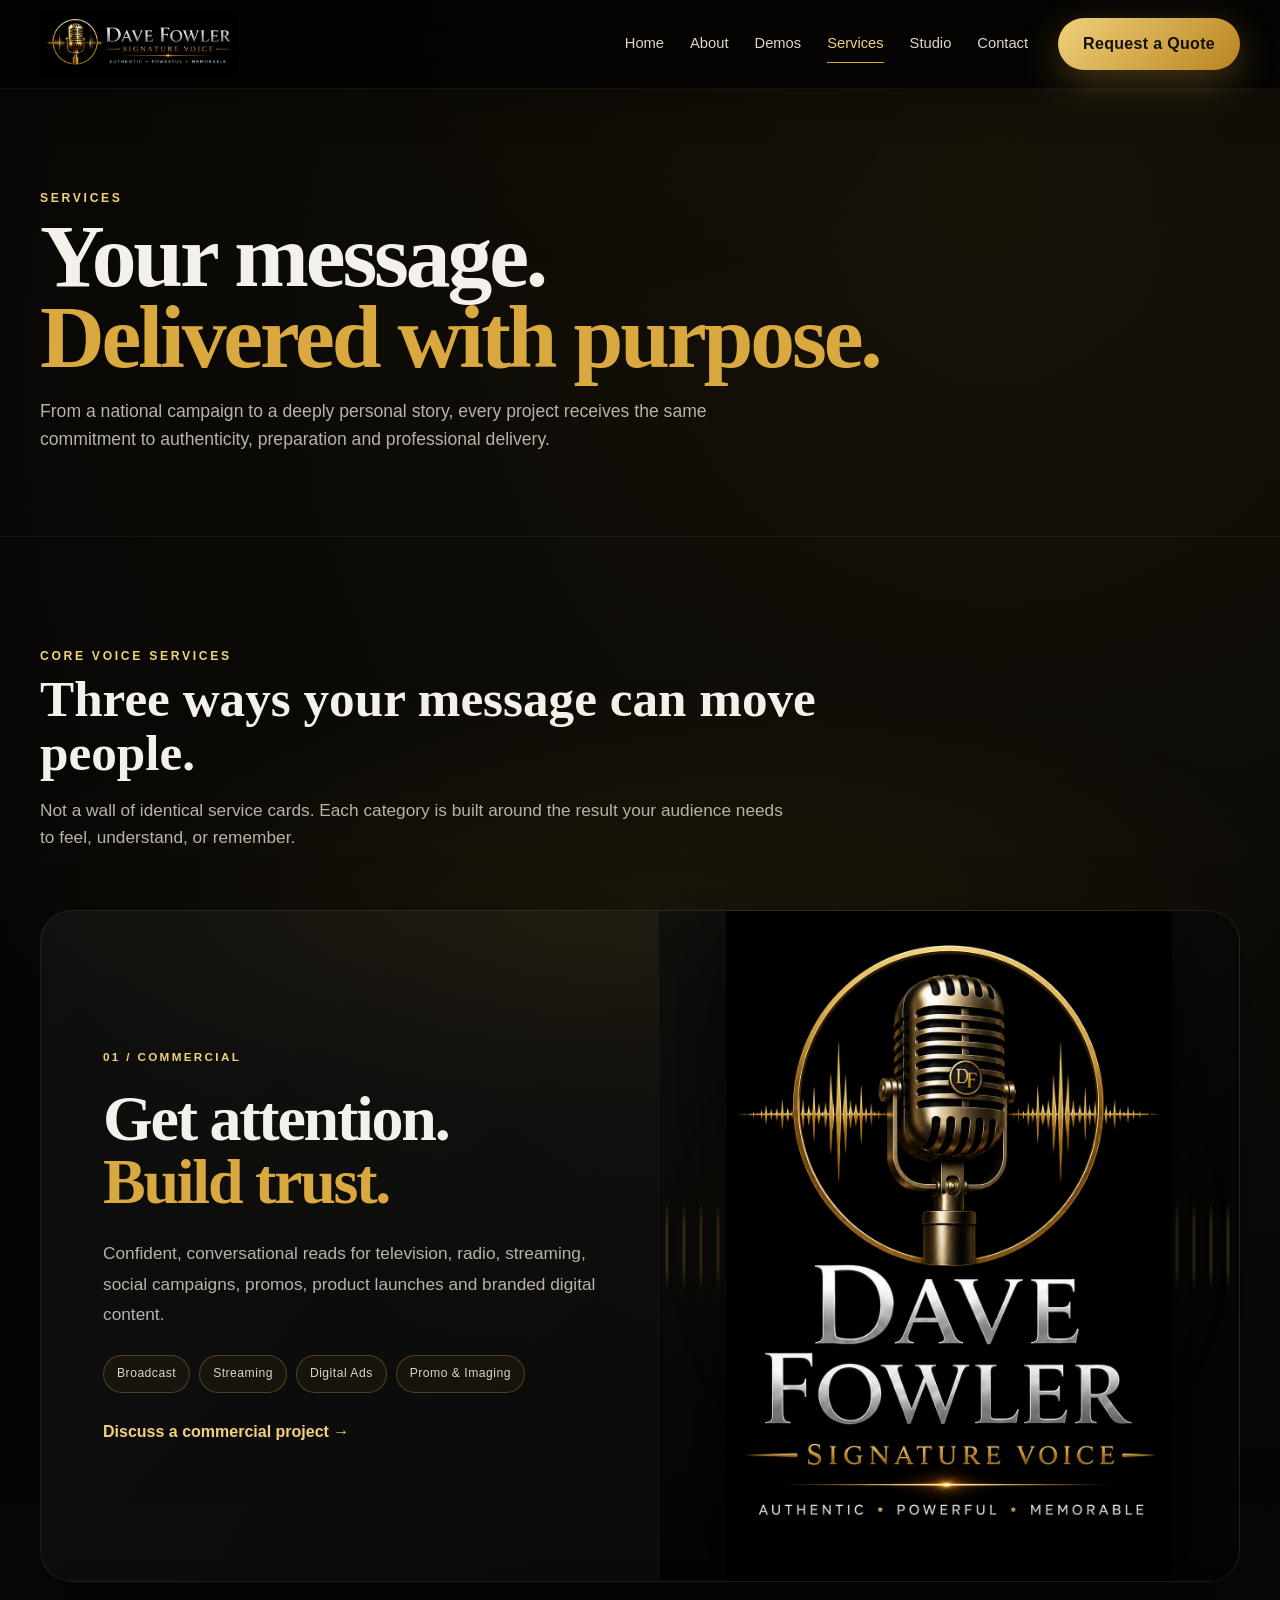
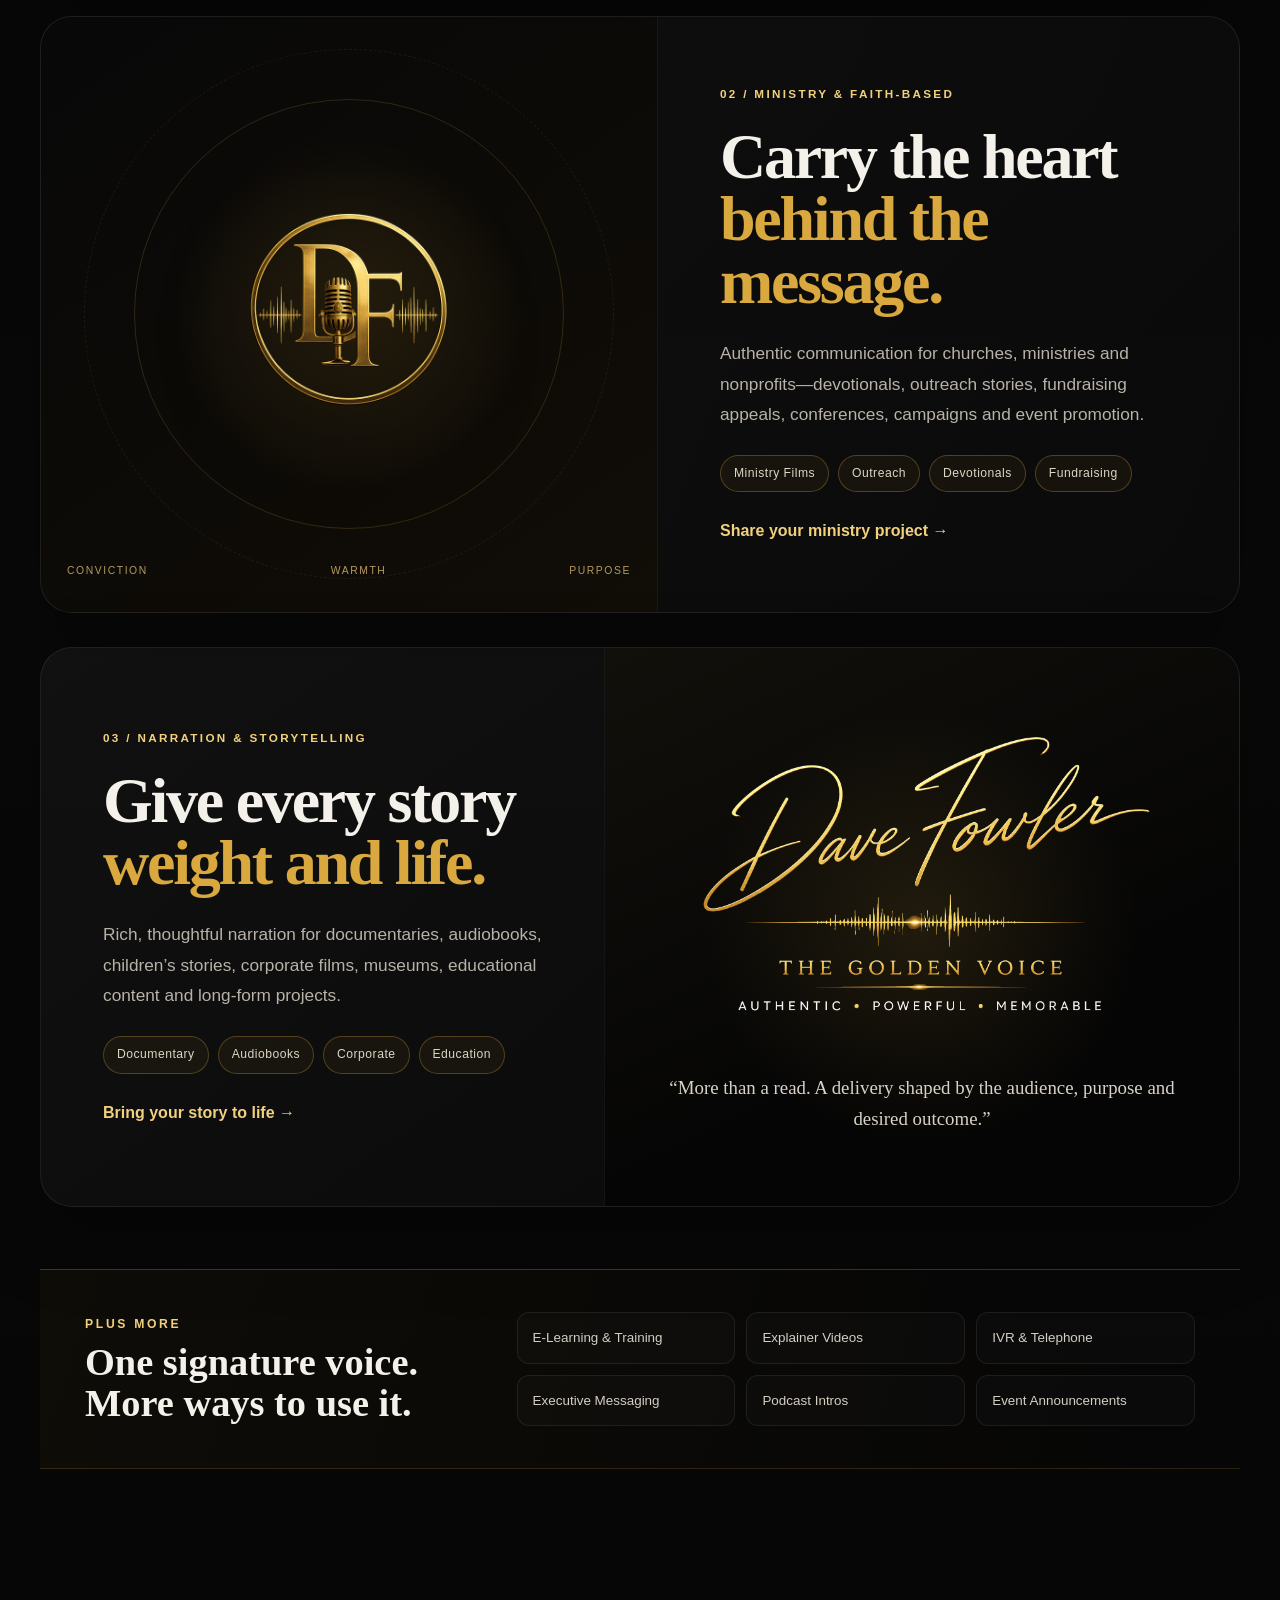
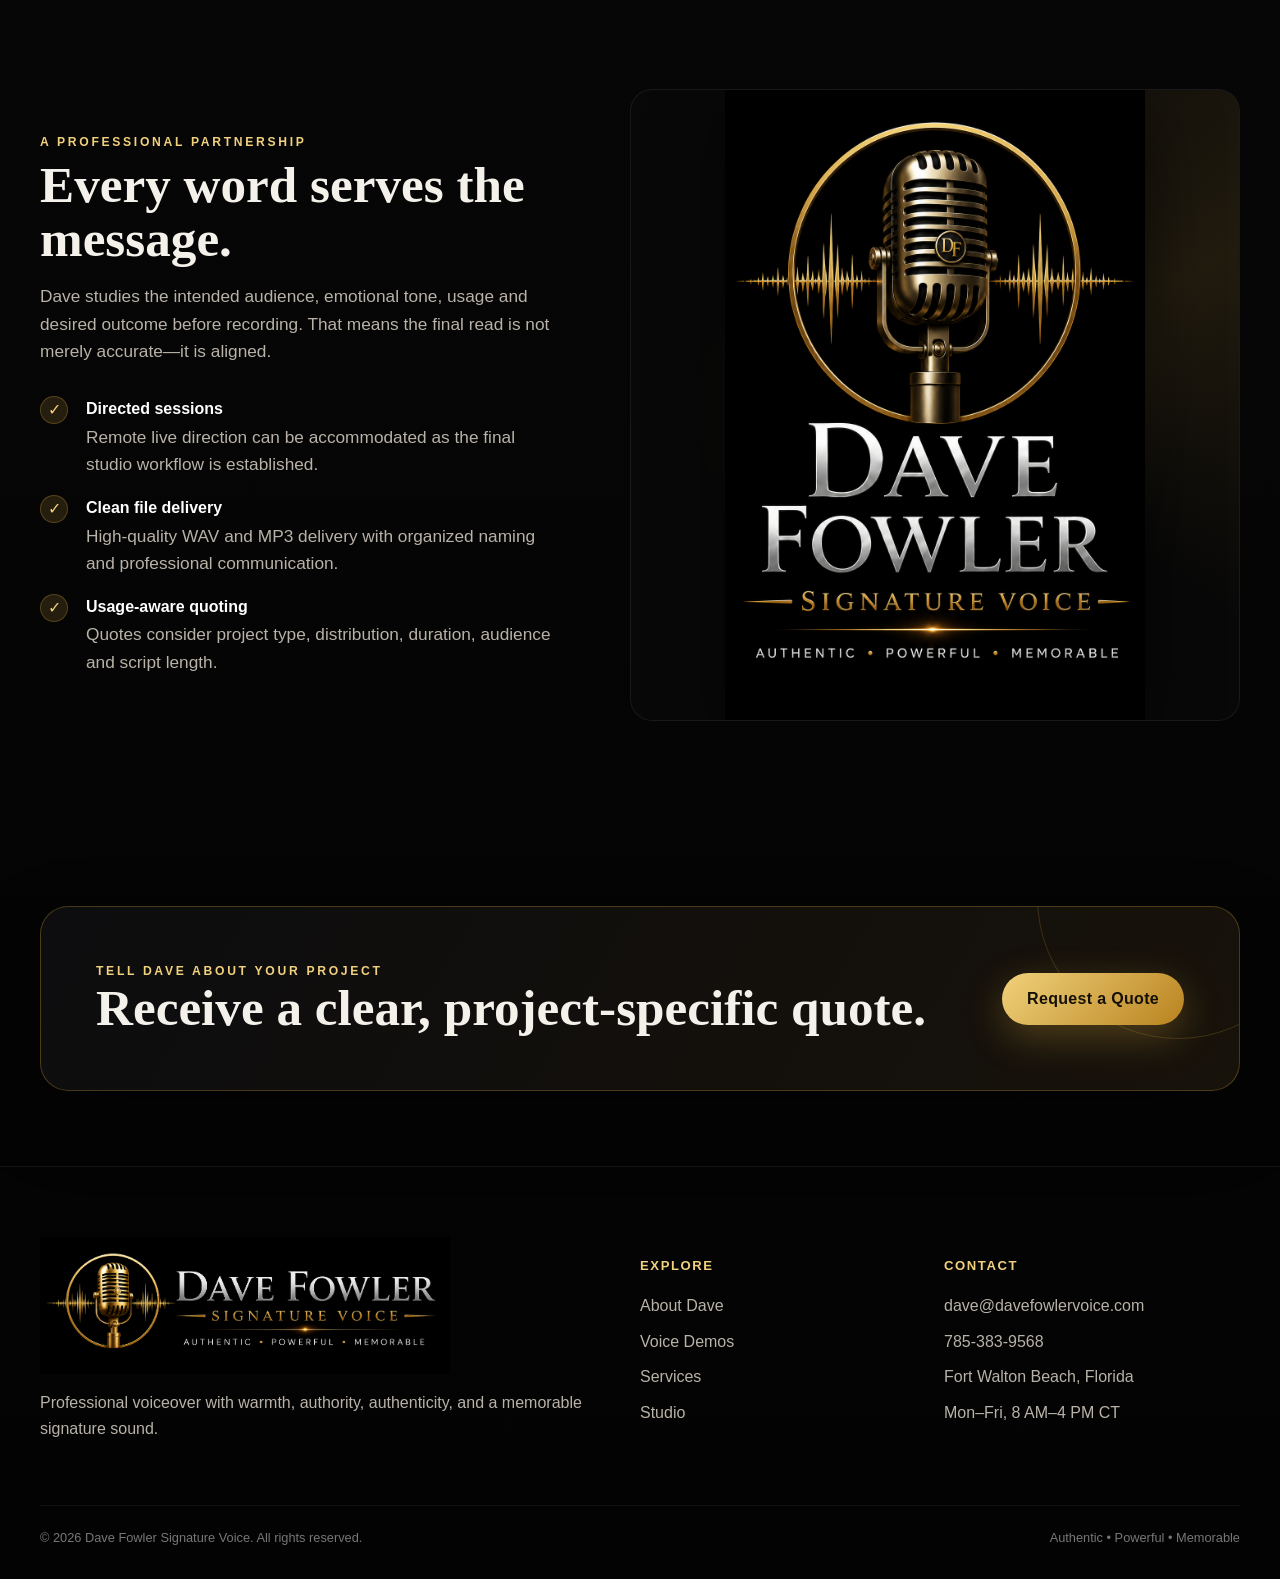
<file: services.html>
<!DOCTYPE html>
<html lang="en"><head><meta charset="utf-8"/><meta content="width=device-width,initial-scale=1" name="viewport"/><link rel="icon" href="/dfv-favicon-v2.ico?v=20260801-2" sizes="any">
<link rel="icon" type="image/png" sizes="32x32" href="/assets/favicon/dfv-favicon-32x32.png?v=20260801-2">
<link rel="icon" type="image/png" sizes="16x16" href="/assets/favicon/dfv-favicon-16x16.png?v=20260801-2">
<link rel="apple-touch-icon" sizes="180x180" href="/assets/favicon/dfv-apple-touch-icon.png?v=20260801-2">
<link rel="manifest" href="/site.webmanifest?v=20260801-2">
<title>Professional Voiceover Services | Dave Fowler Voice</title><meta content="Explore professional voiceover services for commercial, corporate, ministry, documentary, e-learning, explainer, IVR, promo and audiobook projects." name="description"/><link href="assets/css/styles.css" rel="stylesheet"/>
<link href="https://davefowlervoice.com/services" rel="canonical"/>
<link color="#d9a42f" href="/safari-pinned-tab.svg" rel="mask-icon"/>
<meta content="#050505" name="theme-color"/>
<meta content="#050505" name="msapplication-TileColor"/>
<meta content="/browserconfig.xml" name="msapplication-config"/>
<meta content="website" property="og:type"/>
<meta content="Dave Fowler Signature Voice" property="og:site_name"/>
<meta content="Professional Voiceover Services | Dave Fowler Voice" property="og:title"/>
<meta content="Explore professional voiceover services for commercial, corporate, ministry, documentary, e-learning, explainer, IVR, promo and audiobook projects." property="og:description"/>
<meta content="https://davefowlervoice.com/services" property="og:url"/>
<meta content="https://davefowlervoice.com/assets/images/dave-fowler-social-share.jpg" property="og:image"/>
<meta content="1200" property="og:image:width"/>
<meta content="630" property="og:image:height"/>
<meta content="summary_large_image" name="twitter:card"/>
<meta content="Professional Voiceover Services | Dave Fowler Voice" name="twitter:title"/>
<meta content="Explore professional voiceover services for commercial, corporate, ministry, documentary, e-learning, explainer, IVR, promo and audiobook projects." name="twitter:description"/>
<meta content="https://davefowlervoice.com/assets/images/dave-fowler-social-share.jpg" name="twitter:image"/>
<script type="application/ld+json">{"@context": "https://schema.org", "@type": "ProfessionalService", "name": "Dave Fowler Signature Voice", "url": "https://davefowlervoice.com", "logo": "https://davefowlervoice.com/assets/images/dave-fowler-icon.png", "image": "https://davefowlervoice.com/assets/images/dave-fowler-approved-portrait.jpeg", "email": "dave@davefowlervoice.com", "telephone": "+1-785-383-9568", "description": "Professional voiceover talent for commercial, corporate narration, ministry, documentary, training and storytelling projects.", "address": {"@type": "PostalAddress", "addressLocality": "Fort Walton Beach", "addressRegion": "FL", "addressCountry": "US"}, "areaServed": "Worldwide", "openingHours": "Mo-Fr 08:00-16:00"}</script>
</head><body>
<header class="site-header"><div class="container nav"><a class="brand" href="index.html"><img alt="Dave Fowler Signature Voice" src="assets/images/dave-fowler-full-logo.png"/></a><button aria-label="Open menu" class="menu-btn">☰</button><nav class="nav-links"><a href="index.html">Home</a><a href="about.html">About</a><a href="demos.html">Demos</a><a href="services.html">Services</a><a href="studio.html">Studio</a><a href="contact.html">Contact</a></nav><a class="btn btn-primary header-cta" href="contact.html">Request a Quote</a></div></header>
<main><section class="page-hero"><div class="container reveal"><div class="eyebrow">Services</div><h1 class="display">Your message.<br/><span>Delivered with purpose.</span></h1><p>From a national campaign to a deeply personal story, every project receives the same commitment to authenticity, preparation and professional delivery.</p></div></section><section class="services-showcase section">
<div class="container">
<div class="section-head reveal">
<div class="eyebrow">Core Voice Services</div>
<h2>Three ways your message can move people.</h2>
<p>Not a wall of identical service cards. Each category is built around the result your audience needs to feel, understand, or remember.</p>
</div>
<article class="service-story service-story-commercial reveal">
<div class="service-story-copy">
<span class="service-number">01 / COMMERCIAL</span>
<h3>Get attention.<br/><em>Build trust.</em></h3>
<p>Confident, conversational reads for television, radio, streaming, social campaigns, promos, product launches and branded digital content.</p>
<ul aria-label="Commercial services" class="service-tags">
<li>Broadcast</li><li>Streaming</li><li>Digital Ads</li><li>Promo &amp; Imaging</li>
</ul>
<a class="text-link" href="contact.html">Discuss a commercial project →</a>
</div>
<div aria-hidden="true" class="service-story-art service-mic-art">
<div class="service-wave"></div>
<img alt="" src="assets/images/dave-fowler-vertical-logo.png"/>
<span>VOICE THAT CONNECTS</span>
</div>
</article>
<article class="service-story service-story-faith reveal">
<div aria-hidden="true" class="service-story-art service-icon-art">
<div class="orbit orbit-one"></div><div class="orbit orbit-two"></div>
<img alt="" src="assets/images/dave-fowler-icon.png"/>
<div class="faith-words"><span>Conviction</span><span>Warmth</span><span>Purpose</span></div>
</div>
<div class="service-story-copy">
<span class="service-number">02 / MINISTRY &amp; FAITH-BASED</span>
<h3>Carry the heart<br/><em>behind the message.</em></h3>
<p>Authentic communication for churches, ministries and nonprofits—devotionals, outreach stories, fundraising appeals, conferences, campaigns and event promotion.</p>
<ul aria-label="Faith-based services" class="service-tags">
<li>Ministry Films</li><li>Outreach</li><li>Devotionals</li><li>Fundraising</li>
</ul>
<a class="text-link" href="contact.html">Share your ministry project →</a>
</div>
</article>
<article class="service-story service-story-storytelling reveal">
<div class="service-story-copy">
<span class="service-number">03 / NARRATION &amp; STORYTELLING</span>
<h3>Give every story<br/><em>weight and life.</em></h3>
<p>Rich, thoughtful narration for documentaries, audiobooks, children’s stories, corporate films, museums, educational content and long-form projects.</p>
<ul aria-label="Narration services" class="service-tags">
<li>Documentary</li><li>Audiobooks</li><li>Corporate</li><li>Education</li>
</ul>
<a class="text-link" href="contact.html">Bring your story to life →</a>
</div>
<div aria-hidden="true" class="service-story-art service-signature-art">
<img alt="" src="assets/images/dave-fowler-signature-transparent.png"/>
<blockquote>“More than a read. A delivery shaped by the audience, purpose and desired outcome.”</blockquote>
</div>
</article>
<div class="services-more reveal">
<div>
<div class="eyebrow">Plus More</div>
<h3>One signature voice. More ways to use it.</h3>
</div>
<div class="services-more-grid">
<span>E-Learning &amp; Training</span>
<span>Explainer Videos</span>
<span>IVR &amp; Telephone</span>
<span>Executive Messaging</span>
<span>Podcast Intros</span>
<span>Event Announcements</span>
</div>
</div>
</div>
</section><section class="section"><div class="container split"><div class="prose reveal"><div class="eyebrow">A Professional Partnership</div><h2>Every word serves the message.</h2><p>Dave studies the intended audience, emotional tone, usage and desired outcome before recording. That means the final read is not merely accurate—it is aligned.</p><div class="check-list"><div class="check"><i>✓</i><div><strong>Directed sessions</strong><p>Remote live direction can be accommodated as the final studio workflow is established.</p></div></div><div class="check"><i>✓</i><div><strong>Clean file delivery</strong><p>High-quality WAV and MP3 delivery with organized naming and professional communication.</p></div></div><div class="check"><i>✓</i><div><strong>Usage-aware quoting</strong><p>Quotes consider project type, distribution, duration, audience and script length.</p></div></div></div></div><div class="icon-panel reveal"><img alt="Dave Fowler Signature Voice vertical logo" src="assets/images/dave-fowler-vertical-logo.png"/></div></div></section><section class="section-sm"><div class="container quote-band reveal"><div><div class="eyebrow">Tell Dave about your project</div><h2>Receive a clear, project-specific quote.</h2></div><a class="btn btn-primary" href="contact.html">Request a Quote</a></div></section></main>
<footer class="footer"><div class="container"><div class="footer-grid"><div><img alt="Dave Fowler Signature Voice" class="footer-logo" src="assets/images/dave-fowler-full-logo.png"/><p>Professional voiceover with warmth, authority, authenticity, and a memorable signature sound.</p></div><div><h4>Explore</h4><div class="footer-links"><a href="about.html">About Dave</a><a href="demos.html">Voice Demos</a><a href="services.html">Services</a><a href="studio.html">Studio</a></div></div><div><h4>Contact</h4><div class="footer-links"><a href="mailto:dave@davefowlervoice.com">dave@davefowlervoice.com</a><a href="tel:+17853839568">785-383-9568</a><span>Fort Walton Beach, Florida</span><span>Mon–Fri, 8 AM–4 PM CT</span></div></div></div><div class="copyright"><span>© <span data-year=""></span> Dave Fowler Signature Voice. All rights reserved.</span><span>Authentic • Powerful • Memorable</span></div></div></footer><script src="assets/js/main.js"></script>
</body></html>
</file>
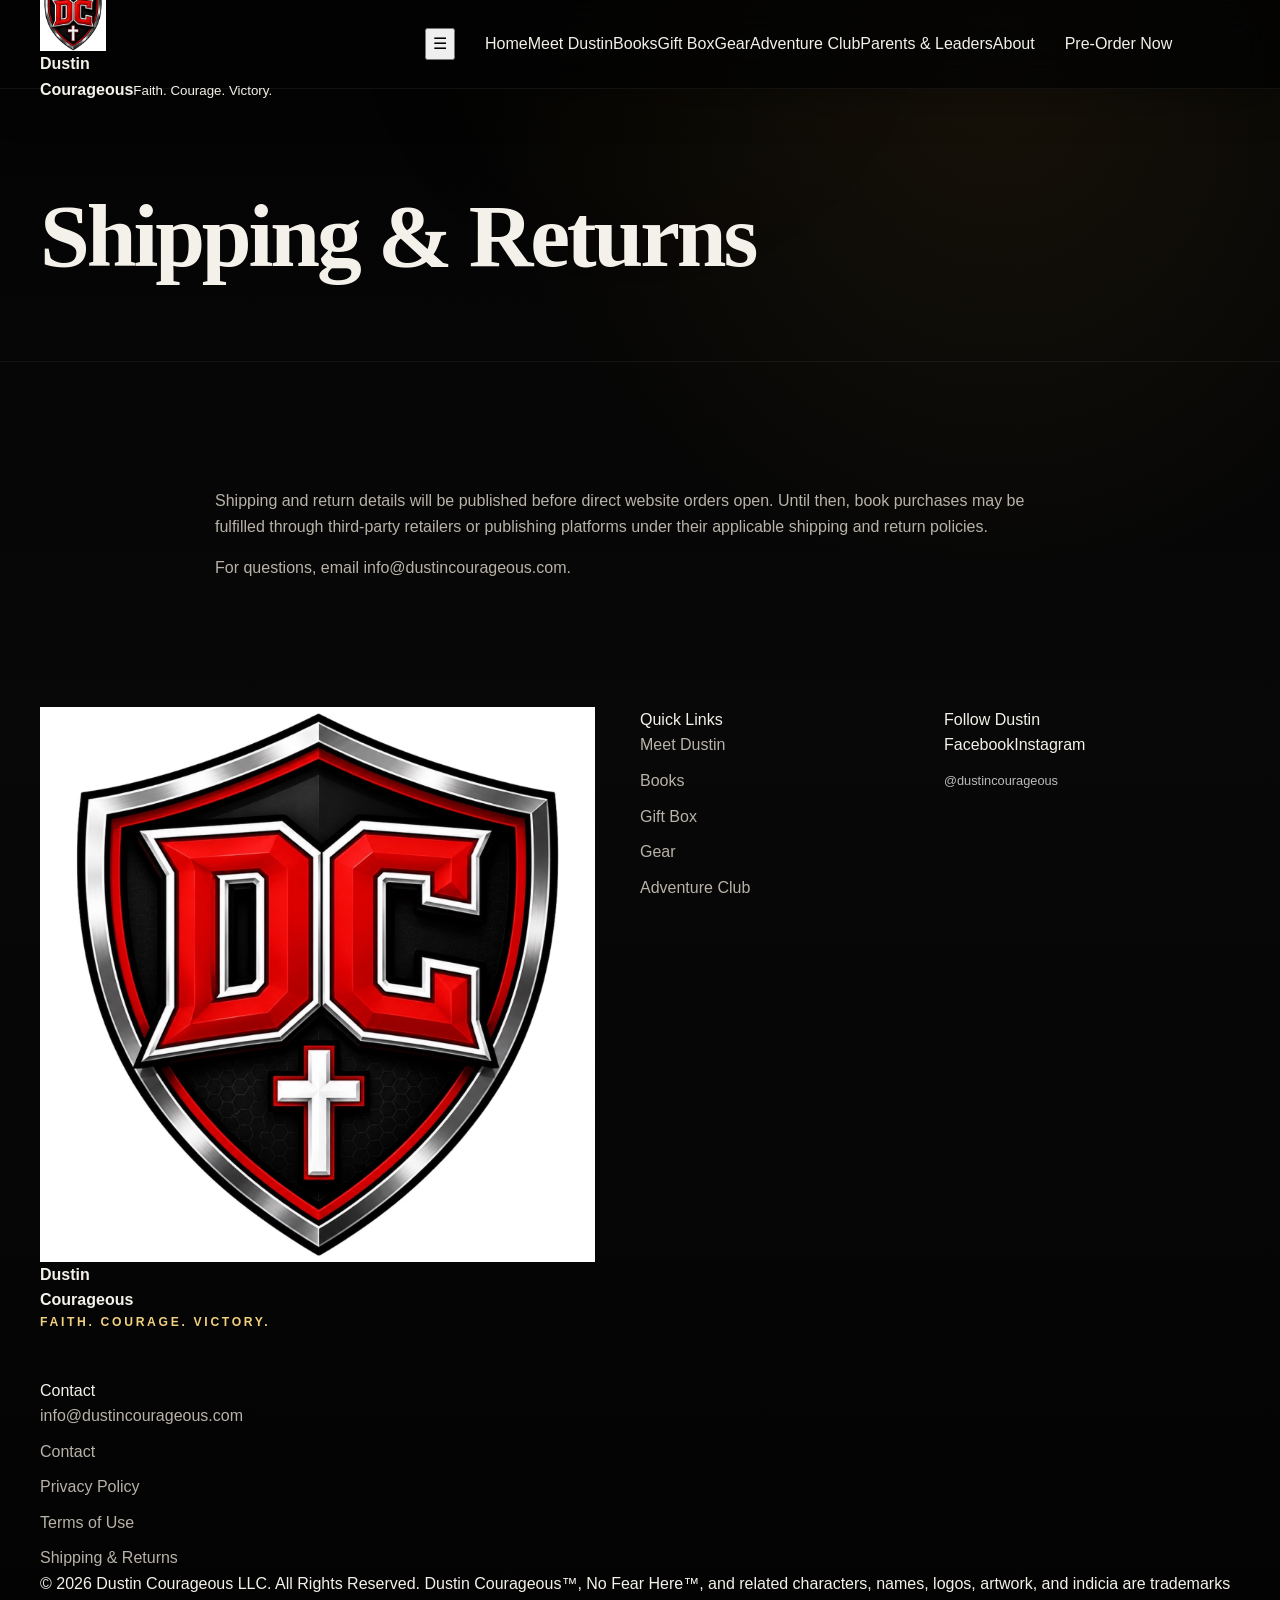
<file: shipping-returns.html>
<!doctype html><html lang="en"><head><meta charset="utf-8"><meta name="viewport" content="width=device-width,initial-scale=1"><title>Shipping & Returns | Dustin Courageous</title><meta name="description" content="Dustin Courageous — Faith. Courage. Victory."><link rel="icon" href="/favicon.ico?v=20260801-v21" sizes="any"><link rel="icon" type="image/png" sizes="32x32" href="/favicon-32x32.png?v=20260801-v21"><link rel="apple-touch-icon" sizes="180x180" href="/apple-touch-icon.png?v=20260801-v21"><link rel="manifest" href="/site.webmanifest?v=20260801-v21"><meta name="theme-color" content="#050505"><link rel="stylesheet" href="assets/css/styles.css"></head><body><header class="site-header"><div class="container nav">
      <a class="brand" href="index.html"><img src="assets/images/dc-shield.jpeg" alt="Official Dustin Courageous DC Shield"><span class="brand-copy"><strong>Dustin<br>Courageous</strong><small>Faith. Courage. Victory.</small></span></a>
      <button class="menu-toggle" aria-label="Open navigation">☰</button>
      <nav class="navlinks"><a class="" href="index.html">Home</a><a class="" href="meet-dustin.html">Meet Dustin</a><a class="" href="books.html">Books</a><a class="" href="gift-box.html">Gift Box</a><a class="" href="gear.html">Gear</a><a class="" href="adventure-club.html">Adventure Club</a><a class="" href="parents.html">Parents & Leaders</a><a class="" href="about.html">About</a></nav>
      <a class="button small" href="index.html#preorder" data-preorder>Pre-Order Now</a>
    </div></header><main><section class="page-hero"><div class="container"><h1 class="display">Shipping & Returns</h1></div></section><section class="section"><div class="container" style="max-width:850px"><p>Shipping and return details will be published before direct website orders open. Until then, book purchases may be fulfilled through third-party retailers or publishing platforms under their applicable shipping and return policies.</p><p>For questions, email <a href="mailto:info@dustincourageous.com">info@dustincourageous.com</a>.</p></div></section></main><footer class="site-footer"><div class="container">
      <div class="footer-grid">
        <div><div class="footer-brand"><img src="assets/images/dc-shield.jpeg" alt="DC Shield"><div><strong>Dustin<br>Courageous</strong><div class="eyebrow">Faith. Courage. Victory.</div></div></div></div>
        <div><div class="footer-title">Quick Links</div><div class="footer-links"><a href="meet-dustin.html">Meet Dustin</a><a href="books.html">Books</a><a href="gift-box.html">Gift Box</a><a href="gear.html">Gear</a><a href="adventure-club.html">Adventure Club</a></div></div>
        <div><div class="footer-title">Follow Dustin</div><div class="socials"><a class="social" href="https://www.facebook.com/share/1BeJMegFEp/?mibextid=wwXIfr" target="_blank" rel="noopener">Facebook</a><a class="social" href="https://www.instagram.com/dustincourageous" target="_blank" rel="noopener">Instagram</a></div><p style="font-size:.8rem;color:#bbb">@dustincourageous</p></div>
        <div><div class="footer-title">Contact</div><div class="footer-links"><a href="mailto:info@dustincourageous.com">info@dustincourageous.com</a><a href="contact.html">Contact</a><a href="privacy.html">Privacy Policy</a><a href="terms.html">Terms of Use</a><a href="shipping-returns.html">Shipping & Returns</a></div></div>
      </div>
      <div class="legal"><span>© 2026 Dustin Courageous LLC. All Rights Reserved. Dustin Courageous™, No Fear Here™, and related characters, names, logos, artwork, and indicia are trademarks and/or intellectual property of Dustin Courageous LLC.</span><span>Helping kids discover who they are in Christ.</span></div>
    </div></footer><script src="assets/js/site.js"></script></body></html>
</file>
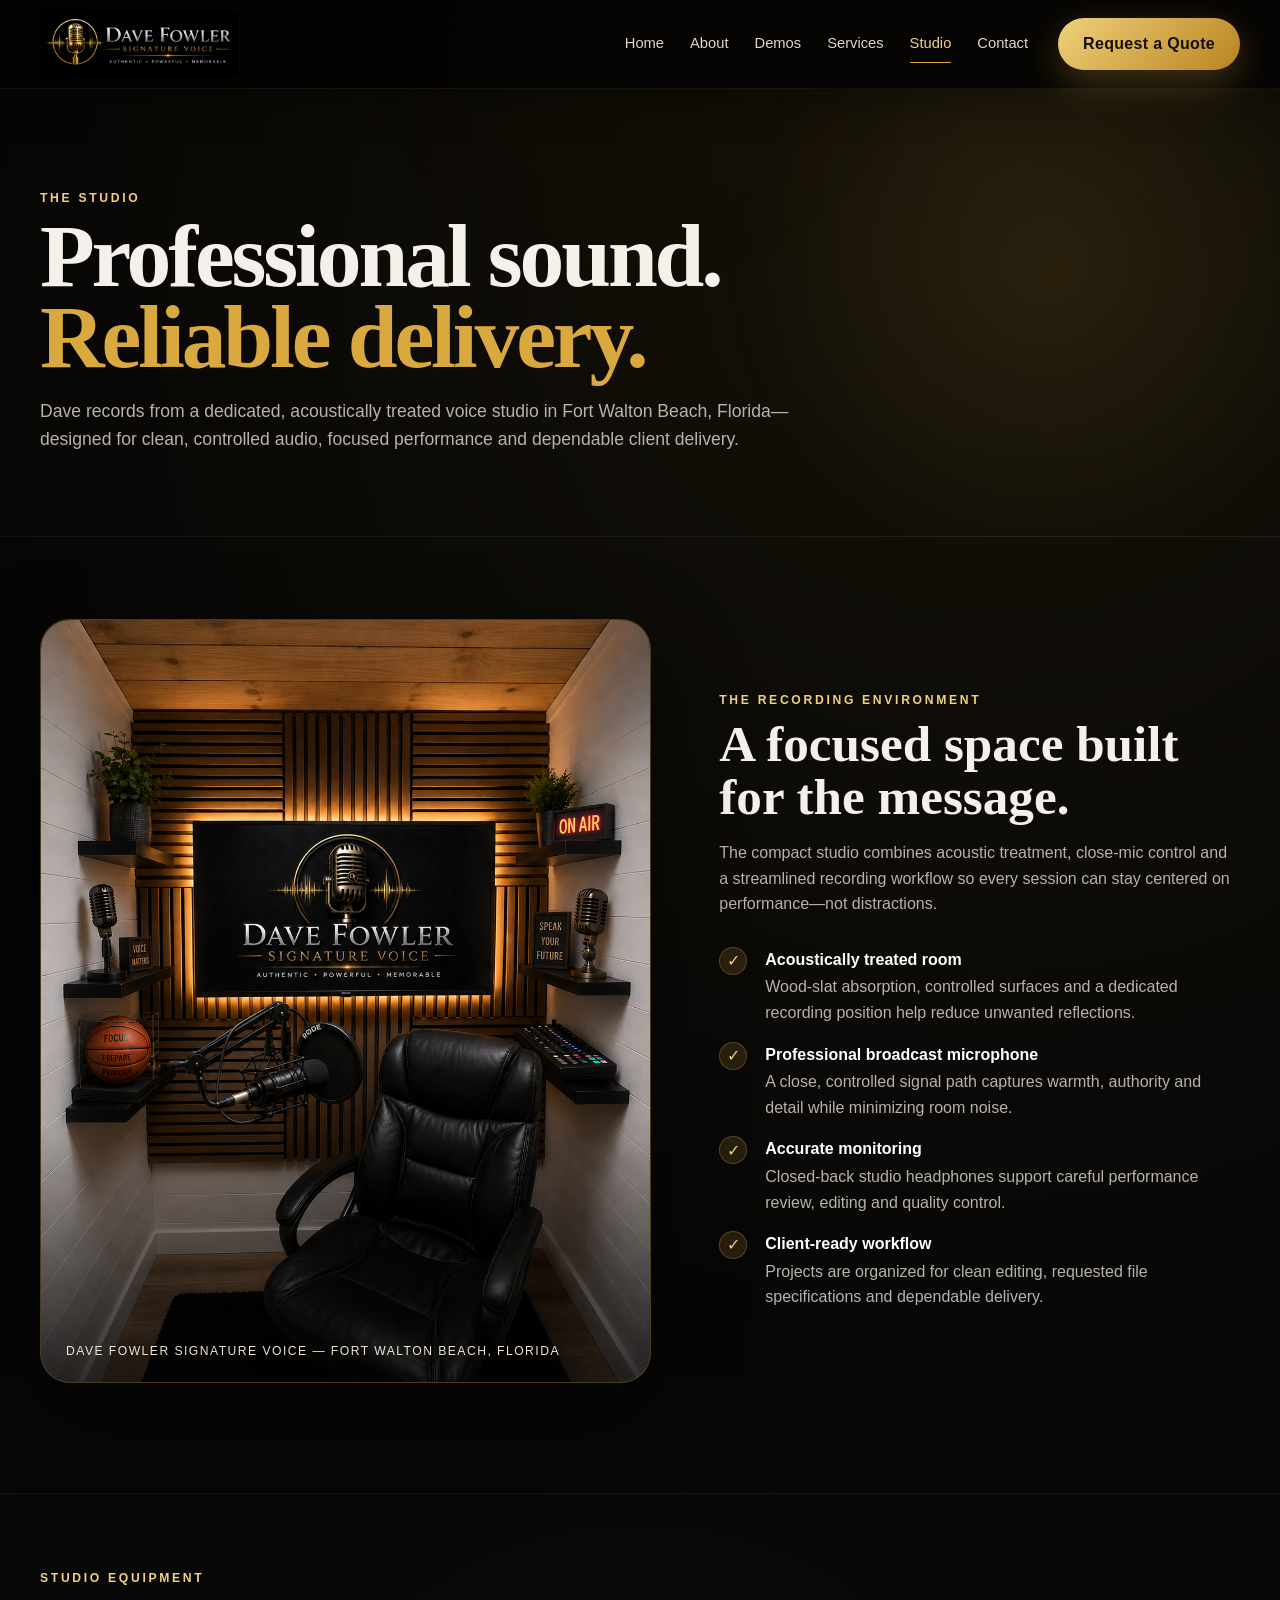
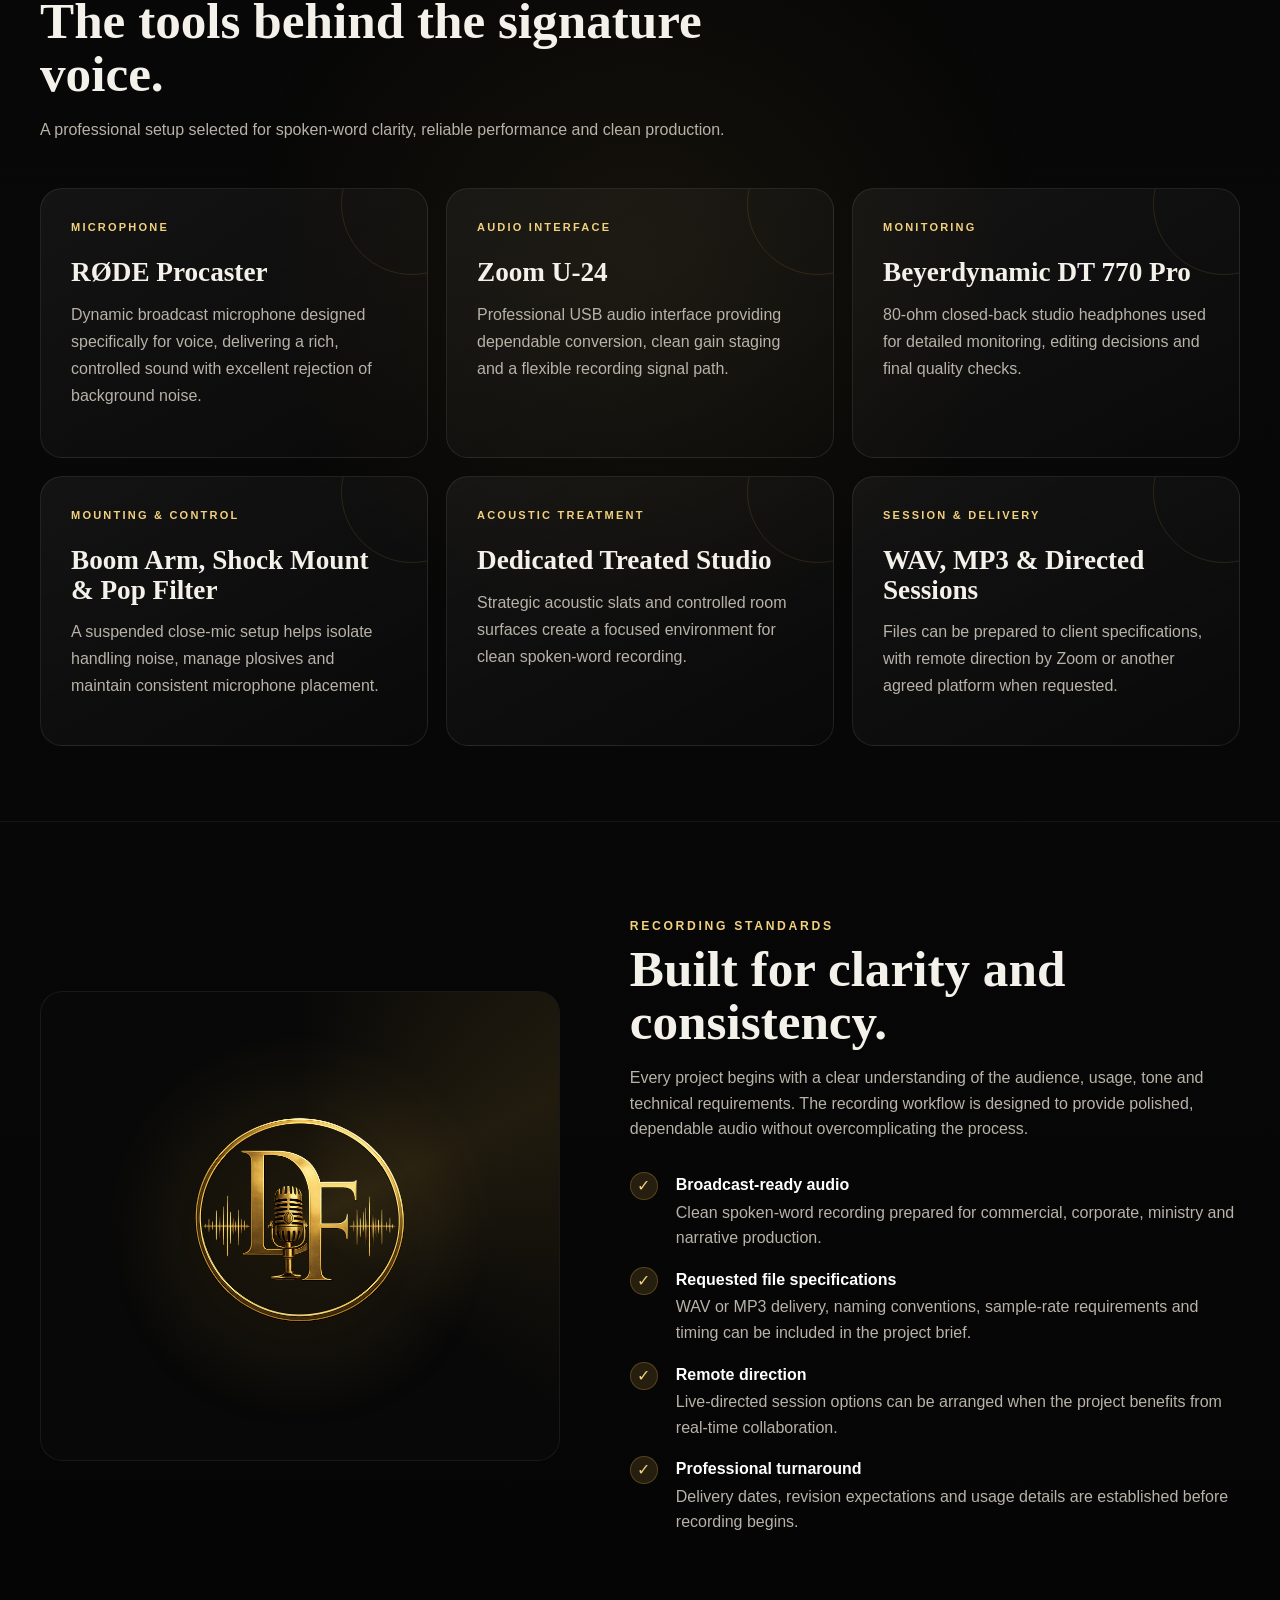
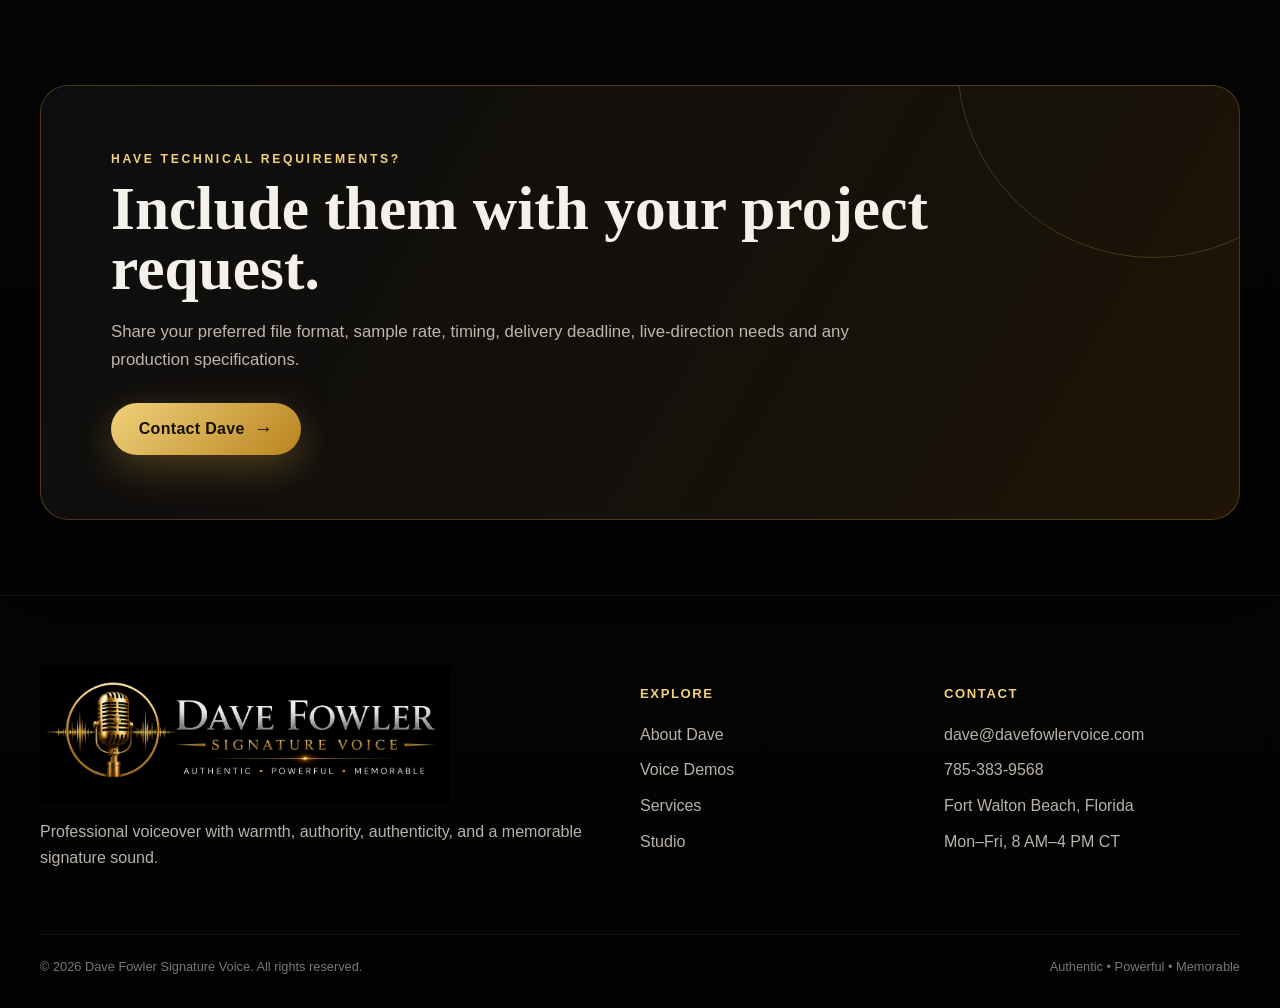
<file: studio.html>
<!DOCTYPE html>
<html lang="en"><head><meta charset="utf-8"/><meta content="width=device-width,initial-scale=1" name="viewport"/><link rel="icon" href="/dfv-favicon-v2.ico?v=20260801-2" sizes="any">
<link rel="icon" type="image/png" sizes="32x32" href="/assets/favicon/dfv-favicon-32x32.png?v=20260801-2">
<link rel="icon" type="image/png" sizes="16x16" href="/assets/favicon/dfv-favicon-16x16.png?v=20260801-2">
<link rel="apple-touch-icon" sizes="180x180" href="/assets/favicon/dfv-apple-touch-icon.png?v=20260801-2">
<link rel="manifest" href="/site.webmanifest?v=20260801-2">
<title>Professional Voiceover Studio | Dave Fowler Voice</title><meta content="Broadcast-quality voiceover recording from Dave Fowler’s professionally treated studio in Fort Walton Beach, Florida." name="description"/><link href="assets/css/styles.css" rel="stylesheet"/>
<link href="https://davefowlervoice.com/studio" rel="canonical"/>
<link color="#d9a42f" href="/safari-pinned-tab.svg" rel="mask-icon"/>
<meta content="#050505" name="theme-color"/>
<meta content="#050505" name="msapplication-TileColor"/>
<meta content="/browserconfig.xml" name="msapplication-config"/>
<meta content="website" property="og:type"/>
<meta content="Dave Fowler Signature Voice" property="og:site_name"/>
<meta content="Professional Voiceover Studio | Dave Fowler Voice" property="og:title"/>
<meta content="Broadcast-quality voiceover recording from Dave Fowler’s professionally treated studio in Fort Walton Beach, Florida." property="og:description"/>
<meta content="https://davefowlervoice.com/studio" property="og:url"/>
<meta content="https://davefowlervoice.com/assets/images/dave-fowler-social-share.jpg" property="og:image"/>
<meta content="1200" property="og:image:width"/>
<meta content="630" property="og:image:height"/>
<meta content="summary_large_image" name="twitter:card"/>
<meta content="Professional Voiceover Studio | Dave Fowler Voice" name="twitter:title"/>
<meta content="Broadcast-quality voiceover recording from Dave Fowler’s professionally treated studio in Fort Walton Beach, Florida." name="twitter:description"/>
<meta content="https://davefowlervoice.com/assets/images/dave-fowler-social-share.jpg" name="twitter:image"/>
<script type="application/ld+json">{"@context": "https://schema.org", "@type": "ProfessionalService", "name": "Dave Fowler Signature Voice", "url": "https://davefowlervoice.com", "logo": "https://davefowlervoice.com/assets/images/dave-fowler-icon.png", "image": "https://davefowlervoice.com/assets/images/dave-fowler-approved-portrait.jpeg", "email": "dave@davefowlervoice.com", "telephone": "+1-785-383-9568", "description": "Professional voiceover talent for commercial, corporate narration, ministry, documentary, training and storytelling projects.", "address": {"@type": "PostalAddress", "addressLocality": "Fort Walton Beach", "addressRegion": "FL", "addressCountry": "US"}, "areaServed": "Worldwide", "openingHours": "Mo-Fr 08:00-16:00"}</script>
</head><body>
<header class="site-header"><div class="container nav"><a class="brand" href="index.html"><img alt="Dave Fowler Signature Voice" src="assets/images/dave-fowler-full-logo.png"/></a><button aria-label="Open menu" class="menu-btn">☰</button><nav class="nav-links"><a href="index.html">Home</a><a href="about.html">About</a><a href="demos.html">Demos</a><a href="services.html">Services</a><a href="studio.html">Studio</a><a href="contact.html">Contact</a></nav><a class="btn btn-primary header-cta" href="contact.html">Request a Quote</a></div></header>
<main><section class="page-hero studio-hero"><div class="container reveal"><div class="eyebrow">The Studio</div><h1 class="display">Professional sound.<br/><span>Reliable delivery.</span></h1><p>Dave records from a dedicated, acoustically treated voice studio in Fort Walton Beach, Florida—designed for clean, controlled audio, focused performance and dependable client delivery.</p></div></section>
<section class="section studio-feature"><div class="container studio-feature-grid"><figure class="studio-photo reveal"><img alt="Dave Fowler Signature Voice professional recording studio" src="assets/images/dave-fowler-voice-studio.png"/><figcaption>Dave Fowler Signature Voice — Fort Walton Beach, Florida</figcaption></figure><div class="reveal"><div class="eyebrow">The Recording Environment</div><h2>A focused space built for the message.</h2><p>The compact studio combines acoustic treatment, close-mic control and a streamlined recording workflow so every session can stay centered on performance—not distractions.</p><div class="check-list"><div class="check"><i>✓</i><div><strong>Acoustically treated room</strong><p>Wood-slat absorption, controlled surfaces and a dedicated recording position help reduce unwanted reflections.</p></div></div><div class="check"><i>✓</i><div><strong>Professional broadcast microphone</strong><p>A close, controlled signal path captures warmth, authority and detail while minimizing room noise.</p></div></div><div class="check"><i>✓</i><div><strong>Accurate monitoring</strong><p>Closed-back studio headphones support careful performance review, editing and quality control.</p></div></div><div class="check"><i>✓</i><div><strong>Client-ready workflow</strong><p>Projects are organized for clean editing, requested file specifications and dependable delivery.</p></div></div></div></div></div></section>
<section class="section-sm studio-equipment"><div class="container"><div class="section-head reveal"><div class="eyebrow">Studio Equipment</div><h2>The tools behind the signature voice.</h2><p>A professional setup selected for spoken-word clarity, reliable performance and clean production.</p></div><div class="equipment-grid"><article class="equipment-card reveal"><span class="equipment-kicker">Microphone</span><h3>RØDE Procaster</h3><p>Dynamic broadcast microphone designed specifically for voice, delivering a rich, controlled sound with excellent rejection of background noise.</p></article><article class="equipment-card reveal"><span class="equipment-kicker">Audio Interface</span><h3>Zoom U-24</h3><p>Professional USB audio interface providing dependable conversion, clean gain staging and a flexible recording signal path.</p></article><article class="equipment-card reveal"><span class="equipment-kicker">Monitoring</span><h3>Beyerdynamic DT 770 Pro</h3><p>80-ohm closed-back studio headphones used for detailed monitoring, editing decisions and final quality checks.</p></article><article class="equipment-card reveal"><span class="equipment-kicker">Mounting &amp; Control</span><h3>Boom Arm, Shock Mount &amp; Pop Filter</h3><p>A suspended close-mic setup helps isolate handling noise, manage plosives and maintain consistent microphone placement.</p></article><article class="equipment-card reveal"><span class="equipment-kicker">Acoustic Treatment</span><h3>Dedicated Treated Studio</h3><p>Strategic acoustic slats and controlled room surfaces create a focused environment for clean spoken-word recording.</p></article><article class="equipment-card reveal"><span class="equipment-kicker">Session &amp; Delivery</span><h3>WAV, MP3 &amp; Directed Sessions</h3><p>Files can be prepared to client specifications, with remote direction by Zoom or another agreed platform when requested.</p></article></div></div></section>
<section class="section-sm studio-standards"><div class="container split"><div class="icon-panel reveal"><img alt="Dave Fowler professional voice icon" src="assets/images/dave-fowler-icon.png"/></div><div class="reveal"><div class="eyebrow">Recording Standards</div><h2>Built for clarity and consistency.</h2><p>Every project begins with a clear understanding of the audience, usage, tone and technical requirements. The recording workflow is designed to provide polished, dependable audio without overcomplicating the process.</p><div class="check-list"><div class="check"><i>✓</i><div><strong>Broadcast-ready audio</strong><p>Clean spoken-word recording prepared for commercial, corporate, ministry and narrative production.</p></div></div><div class="check"><i>✓</i><div><strong>Requested file specifications</strong><p>WAV or MP3 delivery, naming conventions, sample-rate requirements and timing can be included in the project brief.</p></div></div><div class="check"><i>✓</i><div><strong>Remote direction</strong><p>Live-directed session options can be arranged when the project benefits from real-time collaboration.</p></div></div><div class="check"><i>✓</i><div><strong>Professional turnaround</strong><p>Delivery dates, revision expectations and usage details are established before recording begins.</p></div></div></div></div></div></section><section class="section-sm"><div class="container quote-band studio-cta reveal"><div class="studio-cta-copy"><div class="eyebrow">Have technical requirements?</div><h2>Include them with your project request.</h2><p>Share your preferred file format, sample rate, timing, delivery deadline, live-direction needs and any production specifications.</p><a class="btn btn-primary studio-cta-btn" href="contact.html">Contact Dave <span aria-hidden="true">→</span></a></div></div></section></main>
<footer class="footer"><div class="container"><div class="footer-grid"><div><img alt="Dave Fowler Signature Voice" class="footer-logo" src="assets/images/dave-fowler-full-logo.png"/><p>Professional voiceover with warmth, authority, authenticity, and a memorable signature sound.</p></div><div><h4>Explore</h4><div class="footer-links"><a href="about.html">About Dave</a><a href="demos.html">Voice Demos</a><a href="services.html">Services</a><a href="studio.html">Studio</a></div></div><div><h4>Contact</h4><div class="footer-links"><a href="mailto:dave@davefowlervoice.com">dave@davefowlervoice.com</a><a href="tel:+17853839568">785-383-9568</a><span>Fort Walton Beach, Florida</span><span>Mon–Fri, 8 AM–4 PM CT</span></div></div></div><div class="copyright"><span>© <span data-year=""></span> Dave Fowler Signature Voice. All rights reserved.</span><span>Authentic • Powerful • Memorable</span></div></div></footer><script src="assets/js/main.js"></script>
</body></html>
</file>
<file: assets/css/styles.css>
:root{--bg:#050505;--panel:#0b0b0c;--panel2:#121214;--text:#f4f1ea;--muted:#b8b2a8;--gold:#d9a83e;--gold2:#f2d17e;--silver:#d6d9df;--line:rgba(217,168,62,.28);--shadow:0 24px 80px rgba(0,0,0,.48);--radius:22px;--max:1200px}
*{box-sizing:border-box}html{scroll-behavior:smooth}body{margin:0;background:radial-gradient(circle at 78% 4%,rgba(217,168,62,.09),transparent 28%),linear-gradient(180deg,#030303,#080808 45%,#030303);color:var(--text);font-family:Inter,Arial,sans-serif;line-height:1.6}img{max-width:100%;display:block}a{color:inherit;text-decoration:none}button,input,textarea,select{font:inherit}.container{width:min(var(--max),calc(100% - 40px));margin:auto}.eyebrow{letter-spacing:.22em;text-transform:uppercase;color:var(--gold2);font-size:.76rem;font-weight:800}.display{font-family:Georgia,'Times New Roman',serif;line-height:.97;letter-spacing:-.035em;font-size:clamp(3rem,7vw,6.6rem);margin:.4rem 0 1.2rem}.display span{color:var(--gold)}h1,h2,h3{font-family:Georgia,'Times New Roman',serif}h2{font-size:clamp(2.2rem,4vw,4.2rem);line-height:1.05;margin:.35rem 0 1rem}p{color:var(--muted)}.gold{color:var(--gold2)}
.site-header{position:sticky;top:0;z-index:50;background:rgba(3,3,3,.82);backdrop-filter:blur(18px);border-bottom:1px solid rgba(255,255,255,.06)}.nav{height:88px;display:flex;align-items:center;gap:30px}.brand{width:310px;max-width:37vw}.brand img{width:100%;height:66px;object-fit:contain;object-position:left center}.nav-links{margin-left:auto;display:flex;align-items:center;gap:26px;font-size:.92rem}.nav-links a{color:#ddd7cc}.nav-links a:hover,.nav-links a.active{color:var(--gold2)}.menu-btn{display:none;margin-left:auto;background:none;border:0;color:white;font-size:1.8rem}.btn{display:inline-flex;align-items:center;justify-content:center;gap:9px;min-height:48px;padding:0 22px;border-radius:999px;border:1px solid var(--line);font-weight:800;letter-spacing:.02em;transition:.25s}.btn-primary{background:linear-gradient(135deg,#f0d17b,#b9831f);color:#151006;border:0;box-shadow:0 10px 30px rgba(217,168,62,.25)}.btn-primary:hover{transform:translateY(-2px);filter:brightness(1.08)}.btn-secondary:hover{border-color:var(--gold);color:var(--gold2);transform:translateY(-2px)}
.hero{min-height:calc(100vh - 88px);display:flex;align-items:center;padding:72px 0 56px;overflow:hidden}.hero-grid{display:grid;grid-template-columns:1.08fr .92fr;align-items:center;gap:55px}.hero-copy p{font-size:1.15rem;max-width:650px}.hero-actions{display:flex;gap:14px;flex-wrap:wrap;margin-top:30px}.hero-meta{display:flex;gap:28px;flex-wrap:wrap;margin-top:38px;padding-top:25px;border-top:1px solid var(--line)}.hero-meta strong{display:block;color:#fff;font-size:1.05rem}.hero-meta span{color:var(--muted);font-size:.84rem}.portrait-wrap{position:relative}.portrait-wrap:before{content:"";position:absolute;inset:7% -8% -8% 12%;background:radial-gradient(circle,rgba(217,168,62,.26),transparent 66%);filter:blur(18px)}.portrait-frame{position:relative;border:1px solid rgba(217,168,62,.45);border-radius:44% 44% 16px 16px;overflow:hidden;box-shadow:var(--shadow);background:#090909}.portrait-frame img{width:100%;aspect-ratio:1/1.08;object-fit:cover}.signature-overlay{position:absolute;left:-12%;bottom:-10%;width:78%;filter:drop-shadow(0 15px 25px rgba(0,0,0,.6));border-radius:12px}
.logo-strip{border-top:1px solid rgba(255,255,255,.06);border-bottom:1px solid rgba(255,255,255,.06);background:rgba(255,255,255,.015);padding:17px 0}.logo-strip .container{display:flex;justify-content:center;gap:34px;flex-wrap:wrap;color:#8f8a82;font-size:.78rem;letter-spacing:.16em;text-transform:uppercase}
.section{padding:110px 0}.section-sm{padding:75px 0}.section-head{max-width:760px;margin-bottom:45px}.grid-3{display:grid;grid-template-columns:repeat(3,1fr);gap:22px}.card{background:linear-gradient(180deg,rgba(255,255,255,.045),rgba(255,255,255,.018));border:1px solid rgba(255,255,255,.08);border-radius:var(--radius);padding:30px;box-shadow:0 14px 45px rgba(0,0,0,.22)}.card:hover{border-color:var(--line)}.service-icon{width:54px;height:54px;border-radius:16px;background:linear-gradient(135deg,rgba(242,209,126,.22),rgba(217,168,62,.04));border:1px solid var(--line);display:grid;place-items:center;font-size:1.35rem;color:var(--gold2)}.card h3{font-size:1.55rem;margin:18px 0 8px}.card p{margin:0}.text-link{display:inline-flex;margin-top:18px;color:var(--gold2);font-weight:800}
.demo-grid{display:grid;grid-template-columns:repeat(2,1fr);gap:18px}.demo-card{display:grid;grid-template-columns:54px 1fr auto;align-items:center;gap:16px;padding:22px;border-radius:18px;background:#0d0d0f;border:1px solid rgba(255,255,255,.08)}.play{width:52px;height:52px;border-radius:50%;border:1px solid var(--gold);background:rgba(217,168,62,.1);color:var(--gold2);display:grid;place-items:center}.wave{height:34px;background:repeating-linear-gradient(90deg,rgba(217,168,62,.9) 0 2px,transparent 2px 8px);mask-image:linear-gradient(to bottom,transparent 3%,#000 20%,#000 80%,transparent 97%);opacity:.6}.demo-title{font-weight:800;color:#fff}.demo-sub{font-size:.8rem;color:var(--muted)}.coming{font-size:.72rem;color:var(--gold2);border:1px solid var(--line);padding:6px 9px;border-radius:999px}
.split{display:grid;grid-template-columns:.92fr 1.08fr;gap:70px;align-items:center}.icon-panel{display:grid;place-items:center;min-height:470px;border-radius:var(--radius);background:radial-gradient(circle,rgba(217,168,62,.16),transparent 55%),#080808;border:1px solid rgba(255,255,255,.07)}.icon-panel img{width:min(75%,420px)}.check-list{display:grid;gap:16px;margin-top:30px}.check{display:grid;grid-template-columns:32px 1fr;gap:14px}.check i{width:28px;height:28px;border-radius:50%;display:grid;place-items:center;background:rgba(217,168,62,.15);border:1px solid var(--line);color:var(--gold2);font-style:normal}.check strong{display:block;color:#fff}.check p{margin:2px 0 0}
.quote-band{padding:55px;border-radius:28px;background:linear-gradient(120deg,#0d0d0f,#17120a);border:1px solid var(--line);display:flex;justify-content:space-between;gap:30px;align-items:center}.quote-band h2{margin:0;font-size:clamp(2rem,4vw,3.7rem)}
.page-hero{padding:100px 0 65px;border-bottom:1px solid rgba(255,255,255,.06)}.page-hero p{font-size:1.1rem;max-width:760px}.prose{max-width:850px}.prose p{font-size:1.08rem}.pullquote{font-family:Georgia,serif;font-size:clamp(1.6rem,3vw,2.6rem);color:#fff;border-left:3px solid var(--gold);padding-left:26px;margin:45px 0}.timeline{display:grid;gap:18px}.timeline-item{display:grid;grid-template-columns:120px 1fr;gap:25px;padding:24px 0;border-bottom:1px solid rgba(255,255,255,.07)}.timeline-item .year{color:var(--gold2);font-weight:900}.timeline-item h3{margin:0 0 6px}.timeline-item p{margin:0}
.form-grid{display:grid;grid-template-columns:repeat(2,1fr);gap:18px}.field{display:grid;gap:8px}.field.full{grid-column:1/-1}.field label{font-size:.82rem;color:#ddd6c8;font-weight:800}.field input,.field textarea,.field select{width:100%;background:#0b0b0d;border:1px solid rgba(255,255,255,.12);color:white;border-radius:12px;padding:14px 15px;outline:none}.field textarea{min-height:145px;resize:vertical}.field input:focus,.field textarea:focus,.field select:focus{border-color:var(--gold)}
.contact-grid{display:grid;grid-template-columns:.72fr 1.28fr;gap:35px}.contact-card{padding:30px;border-radius:var(--radius);background:#0d0d0f;border:1px solid rgba(255,255,255,.08)}.contact-row{padding:17px 0;border-bottom:1px solid rgba(255,255,255,.07)}.contact-row:last-child{border:0}.contact-row small{display:block;color:var(--gold2);letter-spacing:.13em;text-transform:uppercase}.contact-row a,.contact-row span{font-size:1.02rem;color:white}
.footer{padding:70px 0 30px;border-top:1px solid rgba(255,255,255,.07)}.footer-grid{display:grid;grid-template-columns:1.5fr .7fr .8fr;gap:45px}.footer-logo{width:350px;max-width:100%}.footer h4{color:var(--gold2);letter-spacing:.12em;text-transform:uppercase;font-size:.78rem}.footer-links{display:grid;gap:10px;color:var(--muted)}.copyright{margin-top:48px;padding-top:22px;border-top:1px solid rgba(255,255,255,.06);display:flex;justify-content:space-between;gap:20px;color:#777;font-size:.8rem}.reveal{opacity:0;transform:translateY(22px);transition:.7s ease}.reveal.visible{opacity:1;transform:none}
@media(max-width:900px){.nav-links{position:fixed;inset:88px 0 auto 0;background:#070707;border-bottom:1px solid rgba(255,255,255,.08);padding:25px;display:none;flex-direction:column;align-items:flex-start}.nav-links.open{display:flex}.menu-btn{display:block}.header-cta{display:none}.brand{max-width:68vw}.hero-grid,.split,.contact-grid{grid-template-columns:1fr}.hero{padding-top:45px}.portrait-wrap{max-width:620px;margin:20px auto 0}.signature-overlay{left:0}.grid-3{grid-template-columns:1fr 1fr}.demo-grid{grid-template-columns:1fr}.footer-grid{grid-template-columns:1fr 1fr}.footer-grid>div:first-child{grid-column:1/-1}}
@media(max-width:620px){.container{width:min(100% - 26px,var(--max))}.site-header .nav{height:76px}.nav-links{inset:76px 0 auto}.brand img{height:55px}.display{font-size:3.25rem}.grid-3,.form-grid,.footer-grid{grid-template-columns:1fr}.field.full{grid-column:auto}.section{padding:78px 0}.section-sm{padding:55px 0}.quote-band{padding:32px;align-items:flex-start;flex-direction:column}.hero-meta{gap:18px}.timeline-item{grid-template-columns:1fr;gap:7px}.copyright{flex-direction:column}.demo-card{grid-template-columns:48px 1fr}.coming{grid-column:2}.signature-overlay{width:92%;bottom:-8%}}

/* 2026 premium refinement */
body:before{content:"";position:fixed;inset:0;pointer-events:none;z-index:-1;opacity:.16;background-image:linear-gradient(115deg,transparent 0 47%,rgba(255,255,255,.025) 48%,transparent 49%),radial-gradient(circle at 50% 0,rgba(217,168,62,.08),transparent 38%);background-size:22px 22px,100% 100%}
.site-header{box-shadow:0 12px 40px rgba(0,0,0,.28)}
.brand{width:355px}.nav-links a{position:relative;padding:8px 0}.nav-links a:after{content:"";position:absolute;left:0;right:100%;bottom:1px;height:1px;background:var(--gold);transition:.25s}.nav-links a:hover:after,.nav-links a.active:after{right:0}
.hero{position:relative;min-height:calc(100vh - 88px);padding:92px 0 78px}.hero:before{content:"";position:absolute;left:-8%;right:-8%;top:50%;height:170px;opacity:.18;background:repeating-linear-gradient(90deg,transparent 0 7px,var(--gold) 8px 10px,transparent 11px 18px);mask-image:linear-gradient(to bottom,transparent,#000 35%,#000 65%,transparent);animation:waveDrift 22s linear infinite}.hero:after{content:"";position:absolute;width:720px;height:720px;right:-170px;top:-110px;background:radial-gradient(circle,rgba(217,168,62,.16),transparent 67%);filter:blur(8px);pointer-events:none}.hero-grid{position:relative;z-index:2;gap:72px}.hero-copy{padding-bottom:18px}.display{line-height:.91}.hero-copy p{font-size:1.18rem;line-height:1.75}.btn{min-height:52px;padding:0 25px}.btn-primary{box-shadow:0 12px 38px rgba(217,168,62,.3)}.btn:hover{letter-spacing:.035em}.portrait-frame{border-radius:48% 48% 26px 26px;transform:translateZ(0);transition:.7s cubic-bezier(.2,.75,.25,1)}.portrait-wrap:hover .portrait-frame{transform:translateY(-6px) scale(1.008)}.portrait-frame img{aspect-ratio:1/1.12}.signature-overlay{left:-8%;bottom:-4%;width:68%;opacity:.78;mix-blend-mode:screen;filter:drop-shadow(0 12px 32px rgba(0,0,0,.8));pointer-events:none}.portrait-wrap:after{content:"";position:absolute;inset:8% 6% 2% 11%;border-radius:50% 50% 22px 22px;border:1px solid rgba(242,209,126,.18);transform:translate(22px,20px);z-index:-1}
.card,.demo-card,.quality-card,.market-card{transition:.35s ease}.card:hover,.demo-card:hover,.quality-card:hover,.market-card:hover{transform:translateY(-7px);border-color:rgba(217,168,62,.48);box-shadow:0 24px 65px rgba(0,0,0,.34)}
.voice-feel{position:relative;overflow:hidden}.voice-feel:before{content:"";position:absolute;inset:0;background:radial-gradient(circle at 15% 50%,rgba(217,168,62,.08),transparent 28%);pointer-events:none}.quality-grid{display:grid;grid-template-columns:repeat(4,1fr);gap:16px}.quality-card{min-height:245px;padding:28px;border:1px solid rgba(255,255,255,.08);border-radius:22px;background:linear-gradient(155deg,rgba(255,255,255,.05),rgba(255,255,255,.012));display:flex;flex-direction:column;justify-content:flex-end}.quality-card span{margin-bottom:auto;color:var(--gold2);font-size:.73rem;letter-spacing:.2em}.quality-card h3{font-size:2rem;margin:0 0 5px}.quality-card p{margin:0}
.story-markets{border-block:1px solid rgba(255,255,255,.055);background:radial-gradient(circle at 50% 45%,rgba(217,168,62,.06),transparent 45%)}.market-grid{display:grid;grid-template-columns:repeat(4,1fr);gap:14px}.market-card{min-height:180px;border-radius:20px;border:1px solid rgba(255,255,255,.08);padding:24px;display:flex;flex-direction:column;justify-content:flex-end;position:relative;overflow:hidden;background:linear-gradient(145deg,#121212,#080808)}.market-card:before{content:"";position:absolute;width:120px;height:120px;border:1px solid rgba(217,168,62,.18);border-radius:50%;right:-38px;top:-38px}.market-card b{font-family:Georgia,serif;font-size:1.45rem;color:#fff}.market-card span{color:var(--gold2);font-size:.83rem}
.icon-panel{position:relative;overflow:hidden}.icon-panel:before{content:"";position:absolute;inset:-30%;background:conic-gradient(from 0deg,transparent,rgba(217,168,62,.12),transparent 35%);animation:slowSpin 20s linear infinite}.icon-panel img{position:relative;z-index:1;filter:drop-shadow(0 22px 35px rgba(0,0,0,.55))}
.quote-band{position:relative;overflow:hidden;box-shadow:0 28px 70px rgba(0,0,0,.35)}.quote-band:after{content:"";position:absolute;width:280px;height:280px;border-radius:50%;right:-80px;top:-150px;border:1px solid rgba(217,168,62,.2)}
.footer-premium{position:relative;overflow:hidden;padding-top:105px;background:linear-gradient(180deg,#050505,#020202)}.footer-watermark{position:absolute;width:520px;height:520px;right:-110px;bottom:-180px;background:url('../images/dave-fowler-icon.png') center/contain no-repeat;opacity:.055;filter:grayscale(1)}.footer-grid,.copyright{position:relative;z-index:1}.footer-logo{width:410px}.footer h4{font-size:.82rem}.footer-links a{transition:.2s}.footer-links a:hover{color:var(--gold2);transform:translateX(4px)}
@keyframes waveDrift{to{transform:translateX(180px)}}@keyframes slowSpin{to{transform:rotate(360deg)}}
@media(max-width:1050px){.quality-grid,.market-grid{grid-template-columns:repeat(2,1fr)}}
@media(max-width:900px){.brand{width:310px}.hero{padding-top:62px}.signature-overlay{width:65%;left:2%;bottom:-1%}.market-grid{grid-template-columns:repeat(2,1fr)}}
@media(max-width:620px){.brand{width:245px}.quality-grid,.market-grid{grid-template-columns:1fr}.quality-card{min-height:190px}.hero:before{opacity:.08}.signature-overlay{width:74%;left:1%;bottom:0}.footer-watermark{width:340px;height:340px}}
@media(prefers-reduced-motion:reduce){*,*:before,*:after{animation:none!important;transition:none!important;scroll-behavior:auto!important}}

/* Editorial services showcase */
.services-showcase{position:relative;overflow:hidden}
.services-showcase:before{content:"";position:absolute;inset:4% -15% auto;height:520px;background:radial-gradient(ellipse at center,rgba(217,168,62,.07),transparent 62%);pointer-events:none}
.services-showcase .section-head{max-width:850px;margin-bottom:58px}
.services-showcase .section-head p{font-size:1.08rem;max-width:760px}
.service-story{position:relative;display:grid;grid-template-columns:1.03fr .97fr;min-height:560px;margin:0 0 34px;border:1px solid rgba(255,255,255,.08);border-radius:32px;overflow:hidden;background:linear-gradient(135deg,rgba(255,255,255,.038),rgba(255,255,255,.012));box-shadow:0 28px 80px rgba(0,0,0,.28)}
.service-story:nth-of-type(3){grid-template-columns:.94fr 1.06fr}
.service-story-copy{padding:68px 62px;display:flex;flex-direction:column;justify-content:center;position:relative;z-index:2}
.service-number{font-size:.73rem;letter-spacing:.2em;font-weight:900;color:var(--gold2);margin-bottom:22px}
.service-story h3{font-size:clamp(2.8rem,5vw,5.2rem);line-height:.98;letter-spacing:-.035em;margin:0 0 24px}
.service-story h3 em{font-style:normal;color:var(--gold)}
.service-story-copy>p{font-size:1.08rem;line-height:1.78;max-width:620px;margin:0 0 25px}
.service-tags{display:flex;gap:9px;flex-wrap:wrap;list-style:none;margin:0 0 8px;padding:0}
.service-tags li{border:1px solid rgba(217,168,62,.3);background:rgba(217,168,62,.055);color:#ded5c4;border-radius:999px;padding:8px 13px;font-size:.76rem;letter-spacing:.04em}
.service-story-art{position:relative;min-height:100%;display:flex;align-items:center;justify-content:center;overflow:hidden;border-left:1px solid rgba(255,255,255,.06)}
.service-story-faith .service-story-art{border-left:0;border-right:1px solid rgba(255,255,255,.06)}
.service-mic-art{background:radial-gradient(circle at 50% 48%,rgba(217,168,62,.18),transparent 48%),linear-gradient(145deg,#11100d,#050505 62%)}
.service-mic-art:before{content:"";position:absolute;width:430px;height:430px;border:1px solid rgba(217,168,62,.18);border-radius:50%;box-shadow:0 0 90px rgba(217,168,62,.07),inset 0 0 70px rgba(217,168,62,.04)}
.service-mic-art img{position:relative;width:min(77%,470px);filter:drop-shadow(0 28px 44px rgba(0,0,0,.65));z-index:2}
.service-mic-art>span{position:absolute;bottom:34px;letter-spacing:.28em;font-size:.66rem;color:rgba(242,209,126,.7)}
.service-wave{position:absolute;left:0;right:0;height:90px;background:repeating-linear-gradient(90deg,transparent 0 6px,rgba(217,168,62,.66) 7px 9px,transparent 10px 17px);mask-image:linear-gradient(to bottom,transparent,#000 25%,#000 75%,transparent);opacity:.32;animation:waveDrift 20s linear infinite}
.service-icon-art{background:radial-gradient(circle at 50% 50%,rgba(217,168,62,.17),transparent 41%),linear-gradient(145deg,#080808,#110d07)}
.service-icon-art img{width:min(59%,370px);position:relative;z-index:3;filter:drop-shadow(0 28px 42px rgba(0,0,0,.62))}
.orbit{position:absolute;border:1px solid rgba(217,168,62,.18);border-radius:50%}.orbit-one{width:430px;height:430px;animation:slowSpin 25s linear infinite}.orbit-two{width:530px;height:530px;border-style:dashed;opacity:.55;animation:slowSpin 38s linear reverse infinite}
.faith-words{position:absolute;inset:auto 26px 32px;display:flex;justify-content:space-between;text-transform:uppercase;letter-spacing:.15em;color:rgba(242,209,126,.72);font-size:.65rem}
.service-signature-art{flex-direction:column;background:linear-gradient(155deg,#12100b,#050505 65%);padding:48px}
.service-signature-art:before{content:"";position:absolute;width:480px;height:480px;border-radius:50%;background:radial-gradient(circle,rgba(217,168,62,.12),transparent 64%)}
.service-signature-art img{position:relative;width:min(90%,610px);z-index:2;mix-blend-mode:screen;filter:drop-shadow(0 18px 35px rgba(0,0,0,.65))}
.service-signature-art blockquote{position:relative;z-index:2;margin:30px auto 0;max-width:520px;text-align:center;font-family:Georgia,serif;font-size:1.18rem;color:#d8d1c5;line-height:1.6}
.services-more{margin-top:62px;padding:42px 45px;border-top:1px solid rgba(217,168,62,.28);border-bottom:1px solid rgba(217,168,62,.18);display:grid;grid-template-columns:.72fr 1.28fr;gap:50px;align-items:center;background:linear-gradient(90deg,rgba(217,168,62,.045),transparent)}
.services-more h3{font-size:clamp(1.8rem,3vw,3rem);line-height:1.06;margin:8px 0 0}
.services-more-grid{display:grid;grid-template-columns:repeat(3,1fr);gap:11px}
.services-more-grid span{padding:14px 15px;border:1px solid rgba(255,255,255,.075);border-radius:12px;color:#d4cec3;background:rgba(255,255,255,.018);font-size:.84rem;transition:.25s}
.services-more-grid span:hover{border-color:rgba(217,168,62,.42);color:var(--gold2);transform:translateY(-2px)}
@media(max-width:900px){.service-story,.service-story:nth-of-type(3){grid-template-columns:1fr}.service-story-art{min-height:440px;border-left:0;border-top:1px solid rgba(255,255,255,.06)}.service-story-faith .service-story-art{order:2;border-right:0;border-top:1px solid rgba(255,255,255,.06)}.service-story-faith .service-story-copy{order:1}.services-more{grid-template-columns:1fr}.services-more-grid{grid-template-columns:repeat(2,1fr)}}
@media(max-width:620px){.service-story{min-height:0;border-radius:24px}.service-story-copy{padding:43px 27px}.service-story-art{min-height:330px}.service-story h3{font-size:2.75rem}.service-mic-art:before{width:290px;height:290px}.orbit-one{width:280px;height:280px}.orbit-two{width:350px;height:350px}.service-signature-art{padding:30px 20px}.service-signature-art blockquote{font-size:1rem}.services-more{padding:34px 20px;margin-top:42px}.services-more-grid{grid-template-columns:1fr}.faith-words{font-size:.56rem}}

/* Studio CTA desktop alignment refinement */
.studio-cta{display:block;padding:64px 70px;background:linear-gradient(120deg,#0d0d0f 0%,#17120a 72%,#201506 100%)}
.studio-cta-copy{position:relative;z-index:2;max-width:980px}
.studio-cta h2{max-width:920px;margin:8px 0 20px;font-size:clamp(2.35rem,4.8vw,4.65rem);line-height:.98}
.studio-cta p{max-width:760px;margin:0 0 28px;font-size:1.05rem;line-height:1.7;color:#bdb6aa}
.studio-cta-btn{min-width:190px}
.studio-cta-btn span{font-size:1.2em;transition:transform .22s ease}
.studio-cta-btn:hover span{transform:translateX(5px)}
.studio-cta:after{width:390px;height:390px;right:-110px;top:-220px;border-color:rgba(217,168,62,.24)}
@media(max-width:900px){.studio-cta{padding:50px 46px}}
@media(max-width:620px){.studio-cta{padding:36px 28px}.studio-cta h2{font-size:2.35rem}.studio-cta p{font-size:.98rem}.studio-cta-btn{width:100%}}


/* Studio page — photography and equipment showcase */
.studio-hero{background:radial-gradient(circle at 82% 40%,rgba(217,168,62,.1),transparent 30%)}
.studio-feature{padding-top:82px}
.studio-feature-grid{display:grid;grid-template-columns:1.08fr .92fr;gap:68px;align-items:center}
.studio-photo{margin:0;position:relative;border-radius:30px;overflow:hidden;border:1px solid rgba(217,168,62,.32);background:#080808;box-shadow:0 30px 90px rgba(0,0,0,.48)}
.studio-photo:before{content:"";position:absolute;inset:0;background:linear-gradient(180deg,transparent 66%,rgba(0,0,0,.75));z-index:1;pointer-events:none}
.studio-photo img{width:100%;aspect-ratio:4/5;object-fit:cover}
.studio-photo figcaption{position:absolute;left:25px;right:25px;bottom:20px;z-index:2;color:#eee4d3;font-size:.76rem;letter-spacing:.12em;text-transform:uppercase}
.studio-equipment{position:relative;border-block:1px solid rgba(255,255,255,.055);background:radial-gradient(circle at 50% 40%,rgba(217,168,62,.065),transparent 48%)}
.equipment-grid{display:grid;grid-template-columns:repeat(3,1fr);gap:18px}
.equipment-card{position:relative;min-height:270px;padding:30px;border-radius:22px;border:1px solid rgba(255,255,255,.085);background:linear-gradient(150deg,rgba(255,255,255,.05),rgba(255,255,255,.012));overflow:hidden;transition:.28s ease}
.equipment-card:after{content:"";position:absolute;width:140px;height:140px;border-radius:50%;border:1px solid rgba(217,168,62,.14);right:-56px;top:-56px}
.equipment-card:hover{transform:translateY(-6px);border-color:rgba(217,168,62,.42);box-shadow:0 24px 65px rgba(0,0,0,.32)}
.equipment-kicker{display:block;color:var(--gold2);font-size:.69rem;letter-spacing:.2em;text-transform:uppercase;font-weight:900;margin-bottom:22px}
.equipment-card h3{font-size:1.7rem;line-height:1.08;margin:0 0 13px}
.equipment-card p{margin:0;line-height:1.7}
.studio-standards{padding-top:95px}
@media(max-width:900px){.studio-feature-grid{grid-template-columns:1fr;gap:44px}.studio-photo{max-width:720px;margin:auto}.equipment-grid{grid-template-columns:repeat(2,1fr)}}
@media(max-width:620px){.studio-feature{padding-top:58px}.studio-photo{border-radius:22px}.studio-photo figcaption{font-size:.62rem;left:16px;bottom:14px}.equipment-grid{grid-template-columns:1fr}.equipment-card{min-height:0}.studio-standards{padding-top:65px}}
</file>
